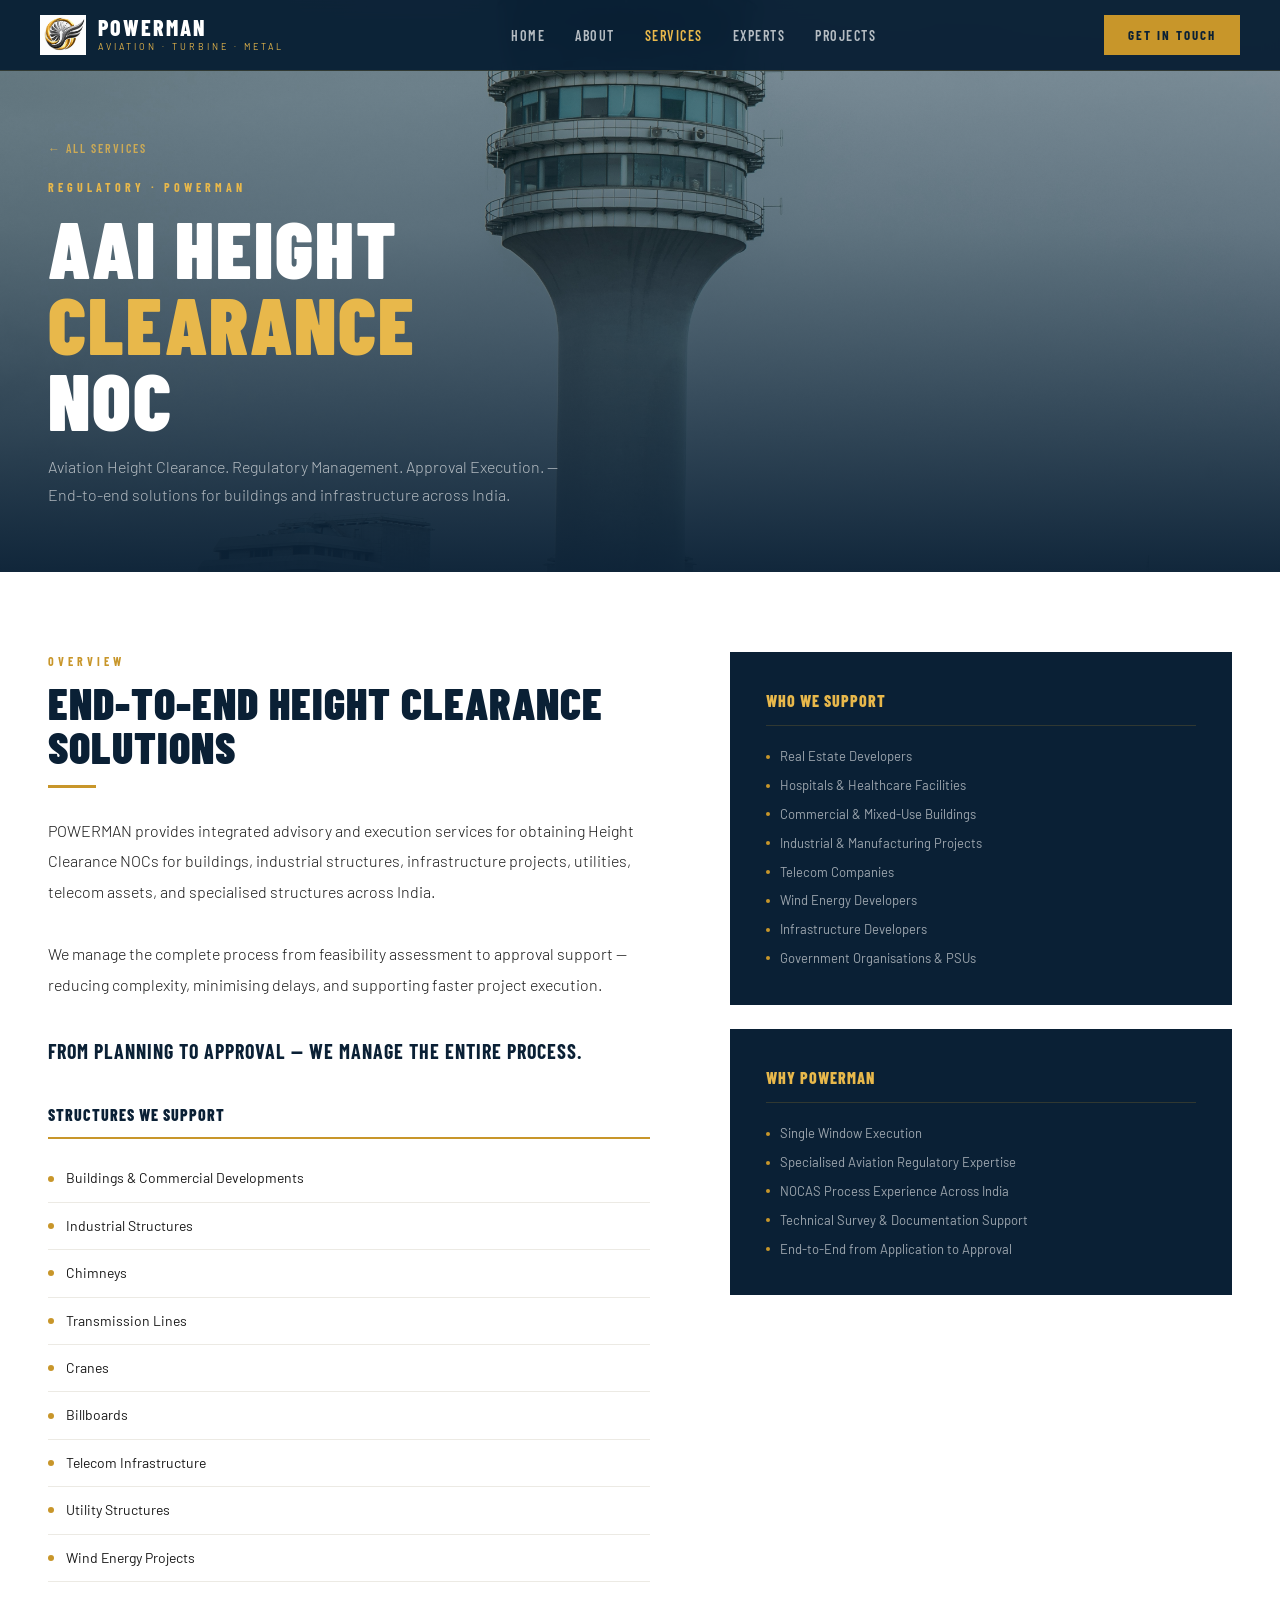
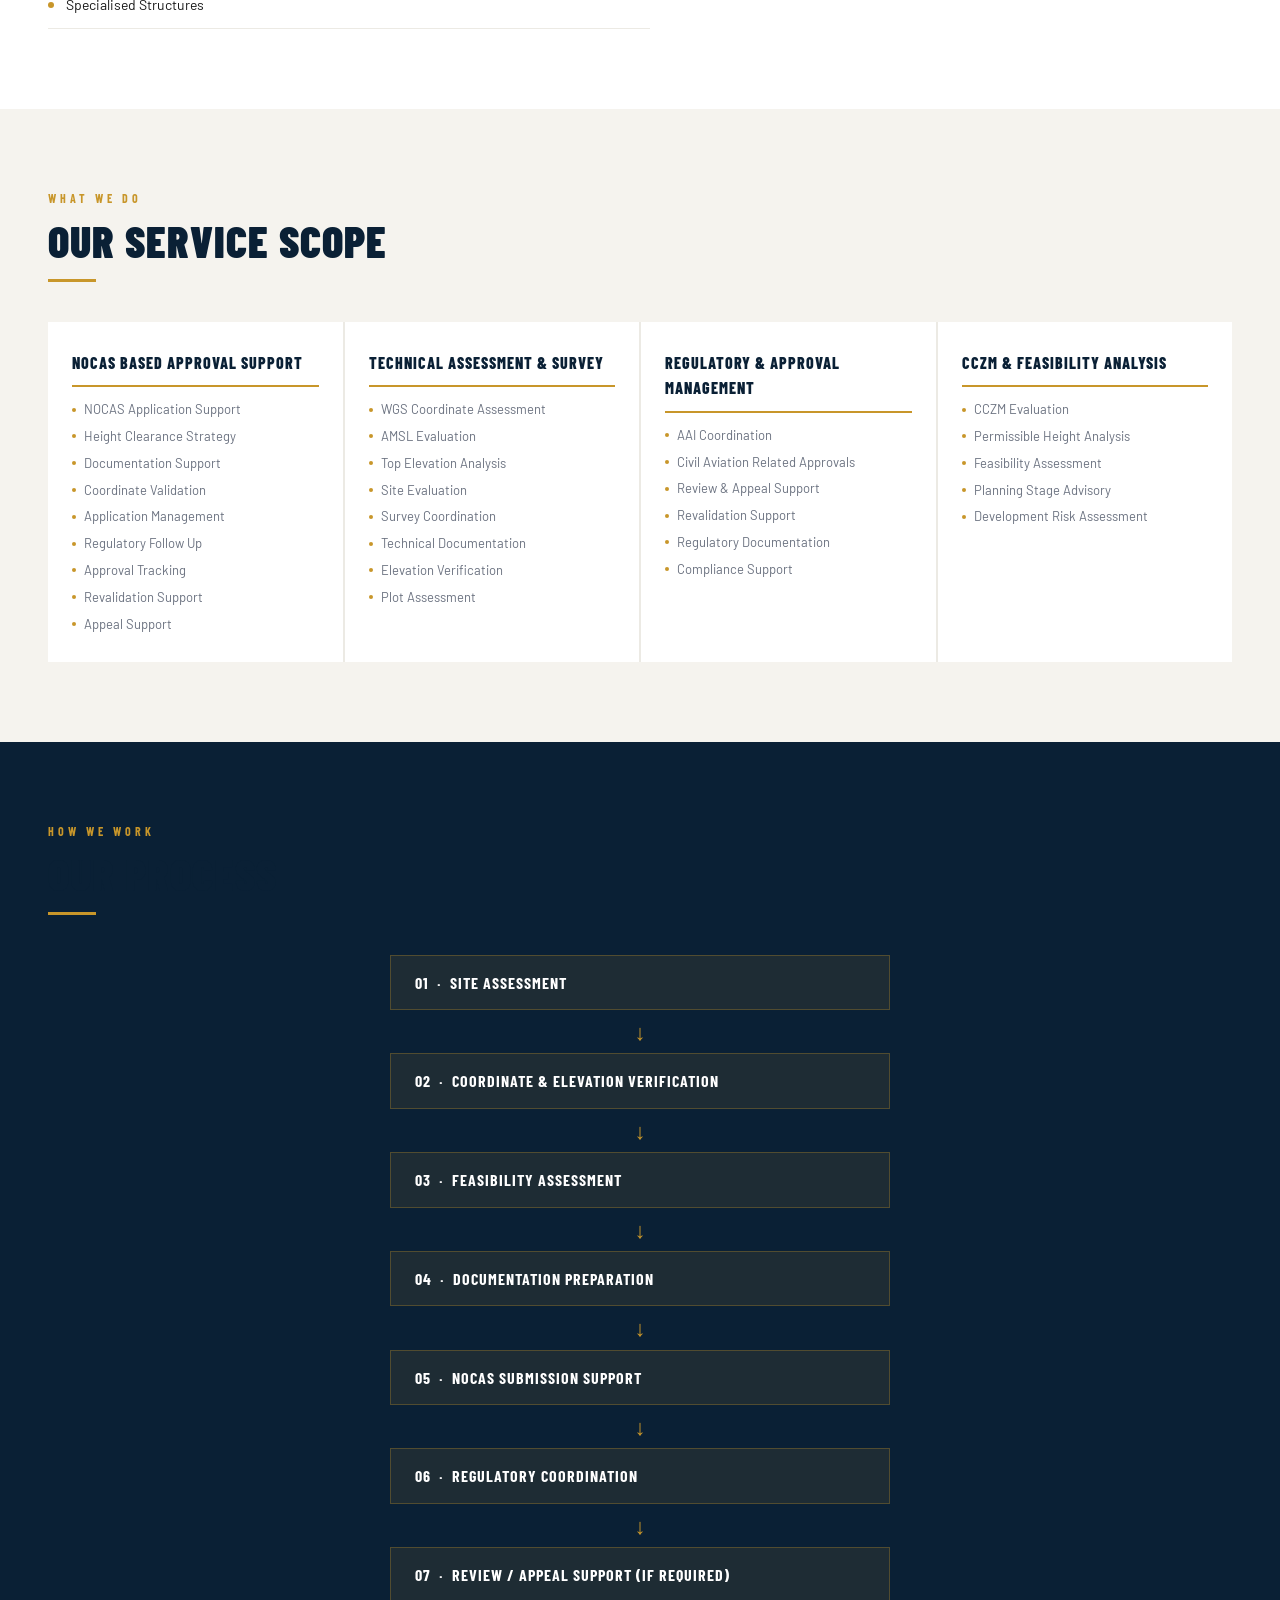
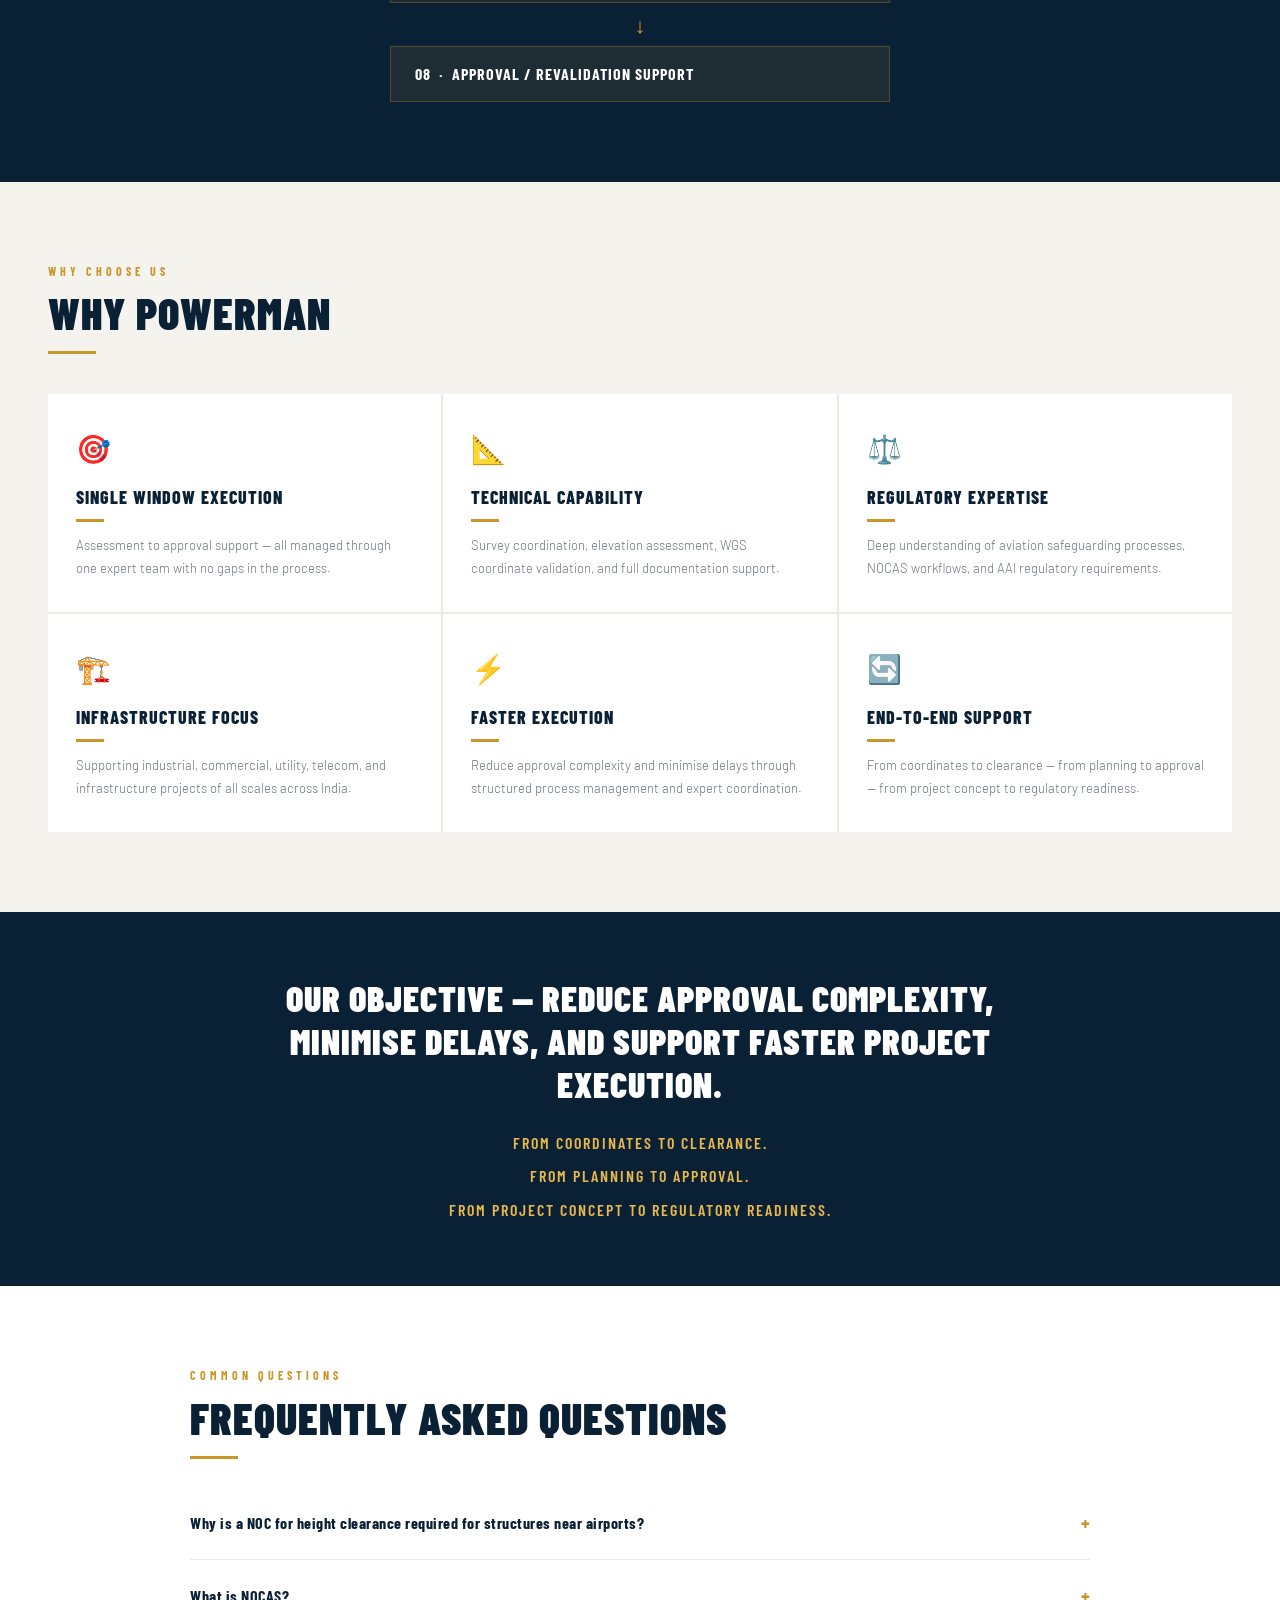
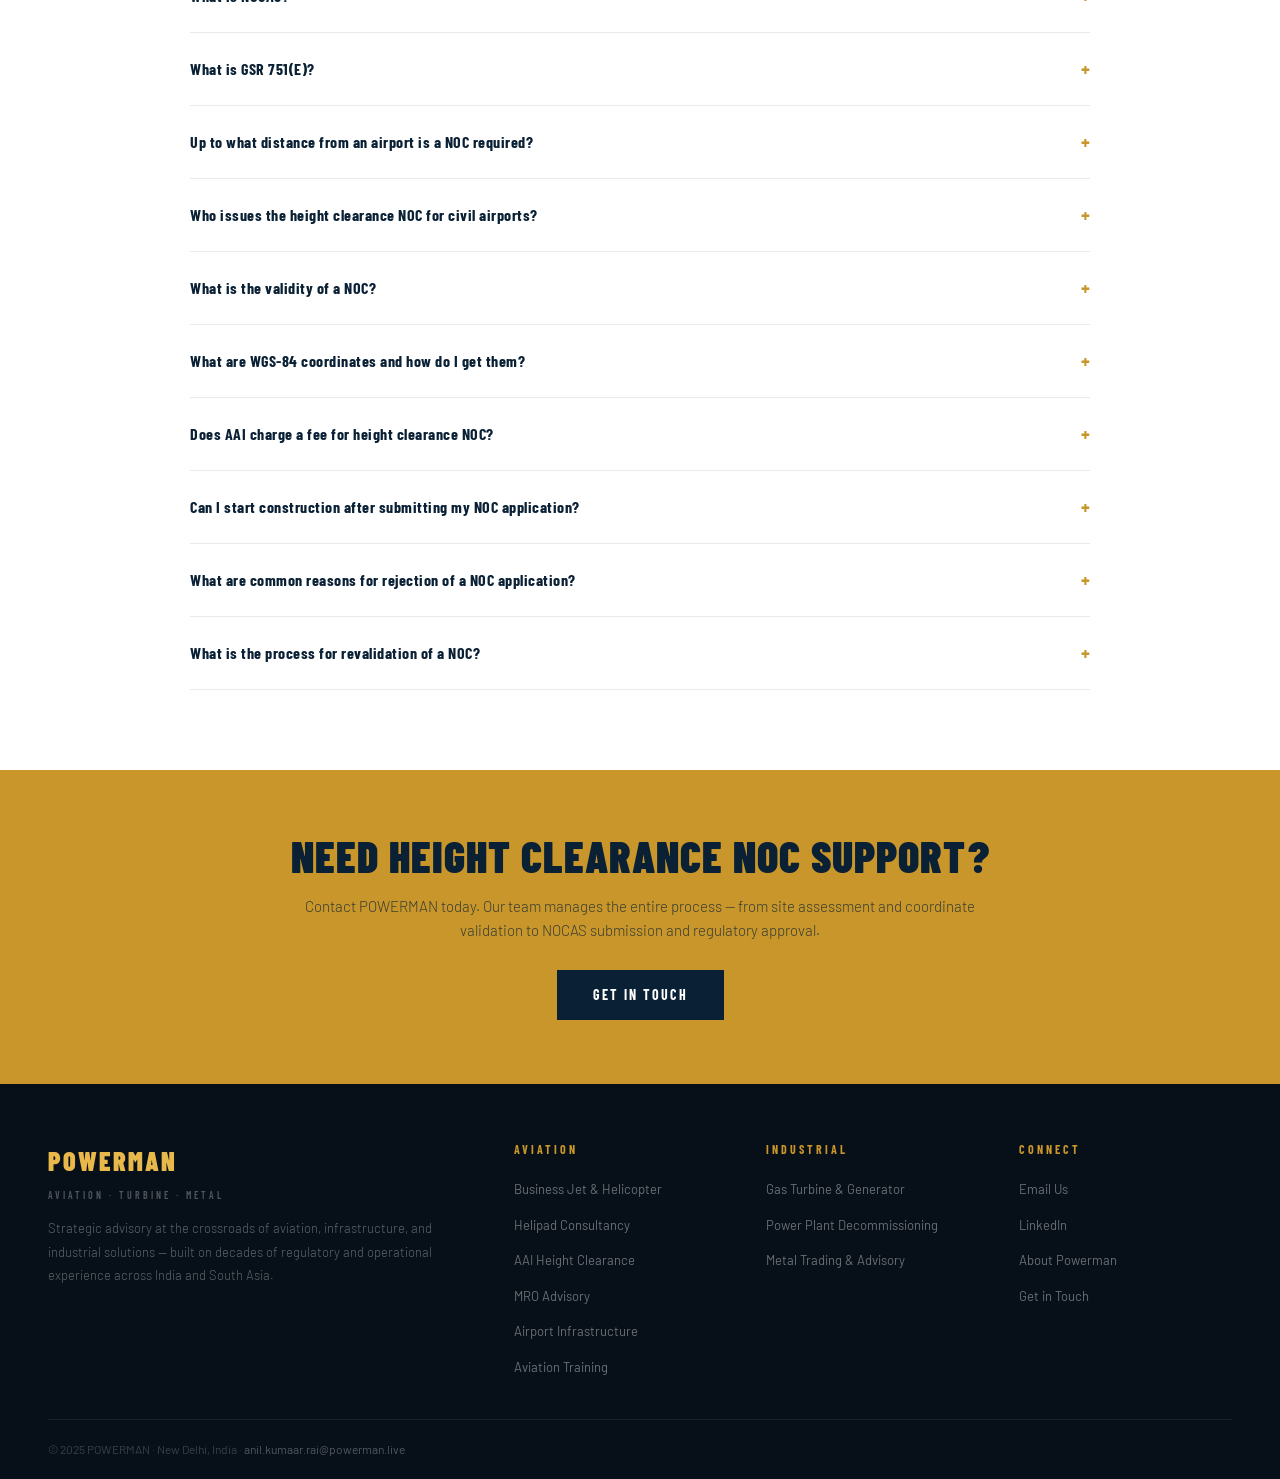
<file: aai-height-clearance.html>
<!DOCTYPE html>
<html lang="en">
<head>
<meta charset="UTF-8"/>
<meta name="viewport" content="width=device-width,initial-scale=1.0"/>
<title>AAI Height Clearance NOC Consultant India | NOCAS Advisory | POWERMAN</title>
<meta property="og:title" content="AAI Height Clearance NOC Consultant India | NOCAS Advisory | POWERMAN"/>
<meta property="og:description" content="POWERMAN provides expert AAI height clearance NOC advisory and NOCAS application support for buildings, chimneys, telecom towers, wind energy and infrastructure projects across India."/>
<meta property="og:type" content="website"/>
<meta property="og:url" content="https://www.powerman.live/aai-height-clearance.html"/>
<meta property="og:image" content="https://www.powerman.live/logo.png"/>
<link rel="canonical" href="https://www.powerman.live/aai-height-clearance.html"/>
<meta name="keywords" content="AAI height clearance NOC India, NOCAS application consultant, AAI NOC for buildings India, height clearance certificate India, AAI NOC consultant Delhi, GSR 751E compliance India"/>
<meta name="description" content="POWERMAN provides expert AAI height clearance NOC advisory and NOCAS application support for buildings, chimneys, telecom towers, wind energy and infrastructure projects across India."/>
<link rel="icon" href="logo.png"/>
<link href="https://fonts.googleapis.com/css2?family=Barlow+Condensed:wght@400;600;700;800;900&family=Barlow:wght@300;400;500&display=swap" rel="stylesheet"/>
<link rel="stylesheet" href="powerman-service.css"/>
<style>
.process-section{background:var(--navy);padding:80px 48px}
.process-inner{max-width:1280px;margin:0 auto}
.process-steps{display:flex;flex-direction:column;align-items:center;margin-top:40px;max-width:500px;margin-left:auto;margin-right:auto}
.process-step{display:flex;align-items:center;gap:16px;width:100%}
.process-step-box{background:rgba(200,150,42,0.1);border:1px solid rgba(200,150,42,0.3);padding:14px 24px;flex:1;font-family:'Barlow Condensed',sans-serif;font-size:16px;font-weight:700;text-transform:uppercase;color:var(--white);letter-spacing:1px}
.process-arrow{font-size:22px;color:var(--gold);margin:4px auto;text-align:center;width:100%;display:block}
.what-we-do{background:var(--offwhite);padding:80px 48px}
.what-inner{max-width:1280px;margin:0 auto}
.services-4col{display:grid;grid-template-columns:repeat(4,1fr);gap:2px;background:var(--light);margin-top:40px}
.s4-card{background:var(--white);padding:28px 24px}
.s4-title{font-family:'Barlow Condensed',sans-serif;font-size:16px;font-weight:800;text-transform:uppercase;color:var(--navy);letter-spacing:1px;margin-bottom:12px;padding-bottom:10px;border-bottom:2px solid var(--gold)}
.s4-list{list-style:none;display:flex;flex-direction:column;gap:6px;margin-top:12px}
.s4-list li{font-size:13px;color:var(--muted);display:flex;align-items:center;gap:8px}
.s4-list li::before{content:'';width:4px;height:4px;border-radius:50%;background:var(--gold);flex-shrink:0}
.faq-section{padding:80px 48px;background:var(--white)}
.faq-inner{max-width:900px;margin:0 auto}
.faq-item{border-bottom:1px solid var(--light);padding:20px 0}
.faq-q{font-family:'Barlow Condensed',sans-serif;font-size:16px;font-weight:700;color:var(--navy);cursor:pointer;display:flex;justify-content:space-between;align-items:center;letter-spacing:0.5px}
.faq-q:hover{color:var(--gold)}
.faq-toggle{font-size:20px;color:var(--gold);flex-shrink:0;margin-left:12px}
.faq-a{font-size:14px;color:var(--muted);line-height:1.8;font-weight:300;margin-top:12px;display:none}
.faq-a.open{display:block}
.faq-link{color:var(--gold);text-decoration:none}
.faq-link:hover{text-decoration:underline}
.why-grid{display:grid;grid-template-columns:repeat(3,1fr);gap:2px;background:var(--light);margin-top:40px}
.why-card{background:var(--white);padding:32px 28px}
.why-icon{font-size:28px;margin-bottom:12px}
.why-title{font-family:'Barlow Condensed',sans-serif;font-size:18px;font-weight:800;text-transform:uppercase;color:var(--navy);letter-spacing:1px;margin-bottom:8px}
.why-bar{width:28px;height:3px;background:var(--gold);margin-bottom:12px}
.why-desc{font-size:13px;color:var(--muted);line-height:1.75;font-weight:300}
.objective-strip{background:var(--navy);padding:64px 48px;text-align:center}
.obj-inner{max-width:800px;margin:0 auto}
.obj-h{font-family:'Barlow Condensed',sans-serif;font-size:clamp(24px,3vw,36px);font-weight:900;text-transform:uppercase;color:var(--white);letter-spacing:1px;margin-bottom:24px;line-height:1.2}
.obj-taglines{display:flex;flex-direction:column;gap:8px}
.obj-tag{font-family:'Barlow Condensed',sans-serif;font-size:16px;font-weight:600;letter-spacing:2px;text-transform:uppercase;color:var(--gold2)}
@media(max-width:1024px){.services-4col{grid-template-columns:repeat(2,1fr)}.why-grid{grid-template-columns:repeat(2,1fr)}}
@media(max-width:768px){.services-4col{grid-template-columns:1fr}.why-grid{grid-template-columns:1fr}.what-we-do,.process-section,.faq-section,.objective-strip{padding:56px 24px}}
</style>
</head>
<body>

<nav>
  <div class="nav-inner">
    <a href="index.html" class="nav-brand">
      <img src="logo.png" alt="POWERMAN"/>
      <div>
        <div class="nav-brand-name">POWERMAN</div>
        <div class="nav-brand-sub">Aviation · Turbine · Metal</div>
      </div>
    </a>
    <ul class="nav-links">
      <li><a href="index.html">Home</a></li>
      <li><a href="index.html#about">About</a></li>
      <li><a href="index.html#services" class="active">Services</a></li>
      <li><a href="index.html#experts">Experts</a></li>
      <li><a href="index.html#projects">Projects</a></li>
    </ul>
    <a href="index.html#contact" class="nav-cta">Get in Touch</a>
    <button class="hamburger" onclick="document.getElementById('mob').classList.toggle('open')" aria-label="Menu">
      <span></span><span></span><span></span>
    </button>
  </div>
  <div class="mobile-menu" id="mob">
    <a href="index.html">Home</a>
    <a href="index.html#about">About</a>
    <a href="index.html#services">Services</a>
    <a href="index.html#experts">Experts</a>
    <a href="index.html#contact">Contact</a>
  </div>
</nav>

<!-- PAGE HERO -->
<div class="page-hero">
  <div class="page-hero-img" style="background-image:url('aai-banner.jpg')"></div>
  <div class="page-hero-overlay"></div>
  <div class="page-hero-content">
    <a href="index.html#services" class="page-hero-back">← All Services</a>
    <div class="page-hero-tag">Regulatory · POWERMAN</div>
    <h1 class="page-hero-h1">AAI HEIGHT<br><span>CLEARANCE</span><br>NOC</h1>
    <p class="page-hero-sub">Aviation Height Clearance. Regulatory Management. Approval Execution. — End-to-end solutions for buildings and infrastructure across India.</p>
  </div>
</div>

<!-- INTRO -->
<div class="page-body">
  <div class="two-col">
    <div>
      <div class="section-tag">Overview</div>
      <h2 class="section-h2">End-To-End Height Clearance Solutions</h2>
      <div class="divider"></div>
      <p class="intro-text">POWERMAN provides integrated advisory and execution services for obtaining Height Clearance NOCs for buildings, industrial structures, infrastructure projects, utilities, telecom assets, and specialised structures across India.</p>
      <p class="intro-text">We manage the complete process from feasibility assessment to approval support — reducing complexity, minimising delays, and supporting faster project execution.</p>
      <p class="intro-text" style="font-family:'Barlow Condensed',sans-serif;font-size:20px;font-weight:700;color:var(--navy);text-transform:uppercase;letter-spacing:1px">From Planning To Approval — We Manage The Entire Process.</p>

      <div class="service-list-title" style="margin-top:32px">Structures We Support</div>
      <ul class="service-list">
        <li>Buildings &amp; Commercial Developments</li>
        <li>Industrial Structures</li>
        <li>Chimneys</li>
        <li>Transmission Lines</li>
        <li>Cranes</li>
        <li>Billboards</li>
        <li>Telecom Infrastructure</li>
        <li>Utility Structures</li>
        <li>Wind Energy Projects</li>
        <li>Specialised Structures</li>
      </ul>
    </div>

    <div>
      <div class="sidebar-card">
        <div class="sidebar-card-title">Who We Support</div>
        <ul class="sidebar-list">
          <li>Real Estate Developers</li>
          <li>Hospitals &amp; Healthcare Facilities</li>
          <li>Commercial &amp; Mixed-Use Buildings</li>
          <li>Industrial &amp; Manufacturing Projects</li>
          <li>Telecom Companies</li>
          <li>Wind Energy Developers</li>
          <li>Infrastructure Developers</li>
          <li>Government Organisations &amp; PSUs</li>
        </ul>
      </div>
      <div class="sidebar-card">
        <div class="sidebar-card-title">Why POWERMAN</div>
        <ul class="sidebar-list">
          <li>Single Window Execution</li>
          <li>Specialised Aviation Regulatory Expertise</li>
          <li>NOCAS Process Experience Across India</li>
          <li>Technical Survey &amp; Documentation Support</li>
          <li>End-to-End from Application to Approval</li>
        </ul>
      </div>
    </div>
  </div>
</div>

<!-- WHAT WE DO — 4 SERVICE CATEGORIES -->
<div class="what-we-do">
  <div class="what-inner">
    <div class="section-tag">What We Do</div>
    <h2 class="section-h2">Our Service Scope</h2>
    <div class="divider"></div>
    <div class="services-4col">

      <div class="s4-card">
        <div class="s4-title">NOCAS Based Approval Support</div>
        <ul class="s4-list">
          <li>NOCAS Application Support</li>
          <li>Height Clearance Strategy</li>
          <li>Documentation Support</li>
          <li>Coordinate Validation</li>
          <li>Application Management</li>
          <li>Regulatory Follow Up</li>
          <li>Approval Tracking</li>
          <li>Revalidation Support</li>
          <li>Appeal Support</li>
        </ul>
      </div>

      <div class="s4-card">
        <div class="s4-title">Technical Assessment & Survey</div>
        <ul class="s4-list">
          <li>WGS Coordinate Assessment</li>
          <li>AMSL Evaluation</li>
          <li>Top Elevation Analysis</li>
          <li>Site Evaluation</li>
          <li>Survey Coordination</li>
          <li>Technical Documentation</li>
          <li>Elevation Verification</li>
          <li>Plot Assessment</li>
        </ul>
      </div>

      <div class="s4-card">
        <div class="s4-title">Regulatory & Approval Management</div>
        <ul class="s4-list">
          <li>AAI Coordination</li>
          <li>Civil Aviation Related Approvals</li>
          <li>Review &amp; Appeal Support</li>
          <li>Revalidation Support</li>
          <li>Regulatory Documentation</li>
          <li>Compliance Support</li>
        </ul>
      </div>

      <div class="s4-card">
        <div class="s4-title">CCZM & Feasibility Analysis</div>
        <ul class="s4-list">
          <li>CCZM Evaluation</li>
          <li>Permissible Height Analysis</li>
          <li>Feasibility Assessment</li>
          <li>Planning Stage Advisory</li>
          <li>Development Risk Assessment</li>
        </ul>
      </div>

    </div>
  </div>
</div>

<!-- PROCESS -->
<div class="process-section">
  <div class="process-inner">
    <div class="section-tag">How We Work</div>
    <h2 class="section-h2 section-h2-white">Our Process</h2>
    <div class="divider"></div>
    <div class="process-steps">
      <div class="process-step"><div class="process-step-box">01 &nbsp;·&nbsp; Site Assessment</div></div>
      <span class="process-arrow">↓</span>
      <div class="process-step"><div class="process-step-box">02 &nbsp;·&nbsp; Coordinate & Elevation Verification</div></div>
      <span class="process-arrow">↓</span>
      <div class="process-step"><div class="process-step-box">03 &nbsp;·&nbsp; Feasibility Assessment</div></div>
      <span class="process-arrow">↓</span>
      <div class="process-step"><div class="process-step-box">04 &nbsp;·&nbsp; Documentation Preparation</div></div>
      <span class="process-arrow">↓</span>
      <div class="process-step"><div class="process-step-box">05 &nbsp;·&nbsp; NOCAS Submission Support</div></div>
      <span class="process-arrow">↓</span>
      <div class="process-step"><div class="process-step-box">06 &nbsp;·&nbsp; Regulatory Coordination</div></div>
      <span class="process-arrow">↓</span>
      <div class="process-step"><div class="process-step-box">07 &nbsp;·&nbsp; Review / Appeal Support (if required)</div></div>
      <span class="process-arrow">↓</span>
      <div class="process-step"><div class="process-step-box">08 &nbsp;·&nbsp; Approval / Revalidation Support</div></div>
    </div>
  </div>
</div>

<!-- WHY POWERMAN -->
<div class="what-we-do">
  <div class="what-inner">
    <div class="section-tag">Why Choose Us</div>
    <h2 class="section-h2">Why POWERMAN</h2>
    <div class="divider"></div>
    <div class="why-grid">
      <div class="why-card">
        <div class="why-icon">🎯</div>
        <div class="why-title">Single Window Execution</div>
        <div class="why-bar"></div>
        <p class="why-desc">Assessment to approval support — all managed through one expert team with no gaps in the process.</p>
      </div>
      <div class="why-card">
        <div class="why-icon">📐</div>
        <div class="why-title">Technical Capability</div>
        <div class="why-bar"></div>
        <p class="why-desc">Survey coordination, elevation assessment, WGS coordinate validation, and full documentation support.</p>
      </div>
      <div class="why-card">
        <div class="why-icon">⚖️</div>
        <div class="why-title">Regulatory Expertise</div>
        <div class="why-bar"></div>
        <p class="why-desc">Deep understanding of aviation safeguarding processes, NOCAS workflows, and AAI regulatory requirements.</p>
      </div>
      <div class="why-card">
        <div class="why-icon">🏗️</div>
        <div class="why-title">Infrastructure Focus</div>
        <div class="why-bar"></div>
        <p class="why-desc">Supporting industrial, commercial, utility, telecom, and infrastructure projects of all scales across India.</p>
      </div>
      <div class="why-card">
        <div class="why-icon">⚡</div>
        <div class="why-title">Faster Execution</div>
        <div class="why-bar"></div>
        <p class="why-desc">Reduce approval complexity and minimise delays through structured process management and expert coordination.</p>
      </div>
      <div class="why-card">
        <div class="why-icon">🔄</div>
        <div class="why-title">End-to-End Support</div>
        <div class="why-bar"></div>
        <p class="why-desc">From coordinates to clearance — from planning to approval — from project concept to regulatory readiness.</p>
      </div>
    </div>
  </div>
</div>

<!-- OBJECTIVE STRIP -->
<div class="objective-strip">
  <div class="obj-inner">
    <h2 class="obj-h">Our Objective — Reduce Approval Complexity, Minimise Delays, and Support Faster Project Execution.</h2>
    <div class="obj-taglines">
      <div class="obj-tag">From Coordinates To Clearance.</div>
      <div class="obj-tag">From Planning To Approval.</div>
      <div class="obj-tag">From Project Concept To Regulatory Readiness.</div>
    </div>
  </div>
</div>

<!-- FAQ SECTION -->
<div class="faq-section">
  <div class="faq-inner">
    <div class="section-tag">Common Questions</div>
    <h2 class="section-h2">Frequently Asked Questions</h2>
    <div class="divider"></div>

    <div class="faq-item">
      <div class="faq-q" onclick="toggleFaq(this)">Why is a NOC for height clearance required for structures near airports? <span class="faq-toggle">+</span></div>
      <div class="faq-a">Structures near airports can pose a hazard to aircraft operations. The AAI requires a No Objection Certificate (NOC) for any building, mast, transmission line, or structure that may exceed permissible height limits in the vicinity of an airport — to ensure safe flight paths and operations.</div>
    </div>
    <div class="faq-item">
      <div class="faq-q" onclick="toggleFaq(this)">What is NOCAS? <span class="faq-toggle">+</span></div>
      <div class="faq-a">NOCAS (NOC for Construction of Structures) is the online portal developed by AAI for submitting and tracking height clearance NOC applications. Applicants can access it via the AAI website at <a href="https://www.aai.aero" class="faq-link" target="_blank">www.aai.aero</a> or directly at <a href="https://nocas.aai.aero" class="faq-link" target="_blank">nocas.aai.aero</a>.</div>
    </div>
    <div class="faq-item">
      <div class="faq-q" onclick="toggleFaq(this)">What is GSR 751(E)? <span class="faq-toggle">+</span></div>
      <div class="faq-a">GSR 751(E) is the Government of India gazette notification that prescribes the height restrictions for structures near airports and the mandatory requirement to obtain NOC from AAI before commencing construction of any structure that may exceed the permissible height limits.</div>
    </div>
    <div class="faq-item">
      <div class="faq-q" onclick="toggleFaq(this)">Up to what distance from an airport is a NOC required? <span class="faq-toggle">+</span></div>
      <div class="faq-a">The distance varies depending on the type of airport and the nature of the structure. Typically, NOC requirements apply to structures within 20 km of an airport reference point, but the specific limits are defined by the airport's obstacle limitation surfaces and applicable regulations.</div>
    </div>
    <div class="faq-item">
      <div class="faq-q" onclick="toggleFaq(this)">Who issues the height clearance NOC for civil airports? <span class="faq-toggle">+</span></div>
      <div class="faq-a">For civil airports managed by AAI, the respective Regional Headquarters of AAI issues the height clearance NOC. For defence airports, the relevant defence authority issues the clearance.</div>
    </div>
    <div class="faq-item">
      <div class="faq-q" onclick="toggleFaq(this)">What is the validity of a NOC? <span class="faq-toggle">+</span></div>
      <div class="faq-a">NOCs issued by AAI are generally valid for 2 years from the date of issue. If construction is not completed within this period, the NOC must be revalidated before the expiry date.</div>
    </div>
    <div class="faq-item">
      <div class="faq-q" onclick="toggleFaq(this)">What are WGS-84 coordinates and how do I get them? <span class="faq-toggle">+</span></div>
      <div class="faq-a">WGS-84 (World Geodetic System 1984) coordinates are the geographic coordinates required for NOCAS applications. They can be obtained through a licensed surveyor, GPS devices, or validated mapping tools. POWERMAN supports coordinate assessment and validation as part of our technical services.</div>
    </div>
    <div class="faq-item">
      <div class="faq-q" onclick="toggleFaq(this)">Does AAI charge a fee for height clearance NOC? <span class="faq-toggle">+</span></div>
      <div class="faq-a">AAI does not charge a fee for the issuance of height clearance NOC under the current process. However, professional advisory fees for application preparation, documentation, and coordination services apply separately.</div>
    </div>
    <div class="faq-item">
      <div class="faq-q" onclick="toggleFaq(this)">Can I start construction after submitting my NOC application? <span class="faq-toggle">+</span></div>
      <div class="faq-a">No. Construction cannot commence until the NOC is formally granted by AAI. Starting construction before receiving the NOC is a violation of aviation safeguarding regulations and may result in legal action and mandatory demolition.</div>
    </div>
    <div class="faq-item">
      <div class="faq-q" onclick="toggleFaq(this)">What are common reasons for rejection of a NOC application? <span class="faq-toggle">+</span></div>
      <div class="faq-a">Common reasons include incorrect or unvalidated WGS-84 coordinates, inaccurate top elevation data, incomplete documentation, proposed height exceeding obstacle limitation surfaces, and missing or incorrect plot/site information. POWERMAN's pre-submission review helps identify and resolve these issues before filing.</div>
    </div>
    <div class="faq-item">
      <div class="faq-q" onclick="toggleFaq(this)">What is the process for revalidation of a NOC? <span class="faq-toggle">+</span></div>
      <div class="faq-a">Revalidation must be applied for before the existing NOC expires. The applicant must submit a fresh application on NOCAS with updated documentation confirming no changes to the structure's coordinates, height, or usage. POWERMAN supports revalidation applications as part of our end-to-end service.</div>
    </div>
  </div>
</div>

<!-- CTA STRIP -->
<div class="cta-strip">
  <div class="cta-strip-inner">
    <h2 class="cta-h">NEED HEIGHT CLEARANCE NOC SUPPORT?</h2>
    <p class="cta-p">Contact POWERMAN today. Our team manages the entire process — from site assessment and coordinate validation to NOCAS submission and regulatory approval.</p>
    <a href="index.html#contact" class="btn-dark">Get in Touch</a>
  </div>
</div>

<!-- FOOTER -->
<footer>
  <div class="footer-inner">
    <div class="footer-top">
      <div>
        <div class="footer-brand-name">POWERMAN</div>
        <div class="footer-brand-sub">Aviation · Turbine · Metal</div>
        <p class="footer-brand-desc">Strategic advisory at the crossroads of aviation, infrastructure, and industrial solutions — built on decades of regulatory and operational experience across India and South Asia.</p>
      </div>
      <div>
        <div class="footer-col-title">Aviation</div>
        <ul class="footer-links">
          <li><a href="business-jet-advisory.html">Business Jet & Helicopter</a></li>
          <li><a href="helipad-consultancy.html">Helipad Consultancy</a></li>
          <li><a href="aai-height-clearance.html">AAI Height Clearance</a></li>
          <li><a href="mro-advisory.html">MRO Advisory</a></li>
          <li><a href="airport-infrastructure.html">Airport Infrastructure</a></li>
          <li><a href="technical-aviation-training.html">Aviation Training</a></li>
        </ul>
      </div>
      <div>
        <div class="footer-col-title">Industrial</div>
        <ul class="footer-links">
          <li><a href="gas-turbine-generator.html">Gas Turbine & Generator</a></li>
          <li><a href="power-plant-decommissioning.html">Power Plant Decommissioning</a></li>
          <li><a href="metal.html">Metal Trading & Advisory</a></li>
        </ul>
      </div>
      <div>
        <div class="footer-col-title">Connect</div>
        <ul class="footer-links">
          <li><a href="mailto:anil.kumaar.rai@powerman.live">Email Us</a></li>
          <li><a href="https://www.linkedin.com/in/anil-kumaar-rai-53050a17" target="_blank">LinkedIn</a></li>
          <li><a href="index.html#about">About Powerman</a></li>
          <li><a href="index.html#contact">Get in Touch</a></li>
        </ul>
      </div>
    </div>
    <div class="footer-bottom">
      <div class="footer-copy">© 2025 POWERMAN · New Delhi, India · <a href="mailto:anil.kumaar.rai@powerman.live">anil.kumaar.rai@powerman.live</a></div>
    </div>
  </div>
</footer>

<script>
function toggleFaq(el){
  const ans = el.nextElementSibling;
  const tog = el.querySelector('.faq-toggle');
  const isOpen = ans.classList.contains('open');
  document.querySelectorAll('.faq-a').forEach(a=>a.classList.remove('open'));
  document.querySelectorAll('.faq-toggle').forEach(t=>t.textContent='+');
  if(!isOpen){ans.classList.add('open');tog.textContent='−';}
}
</script>
</body>
</html>
</file>
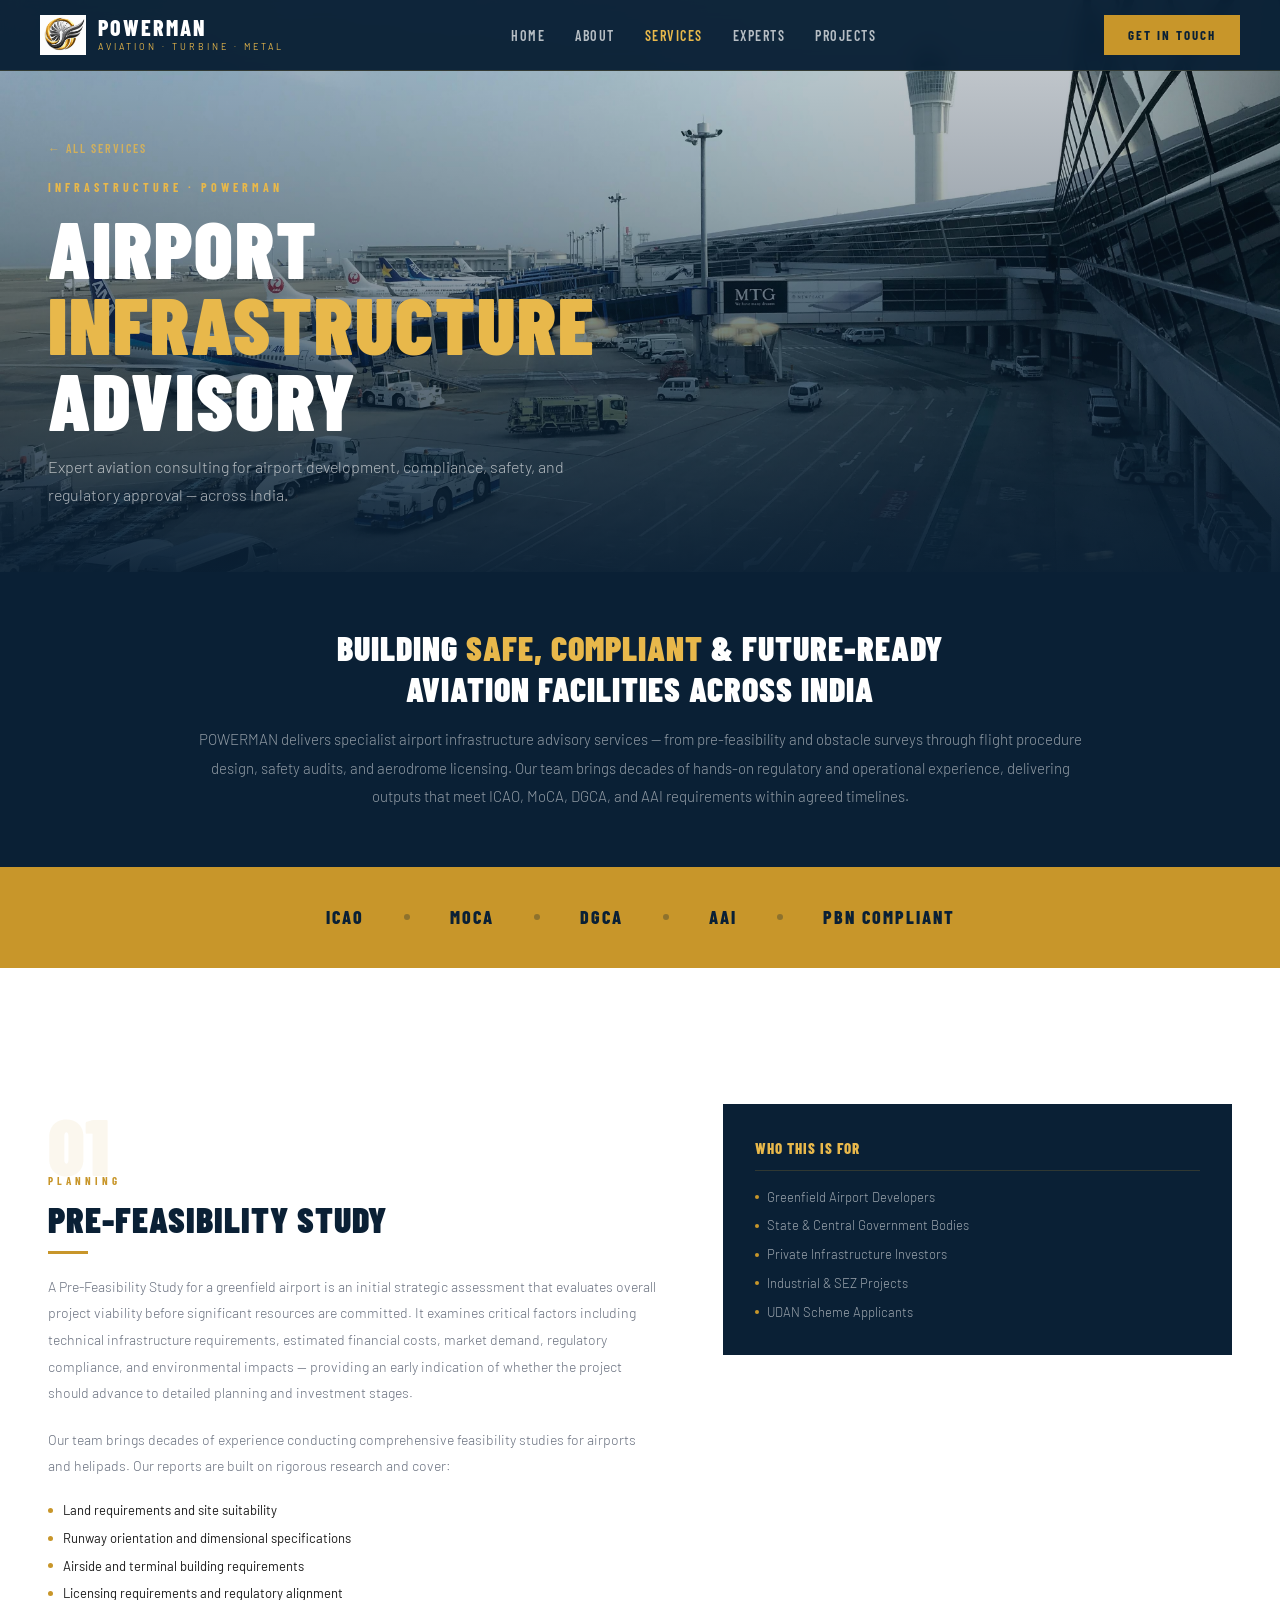
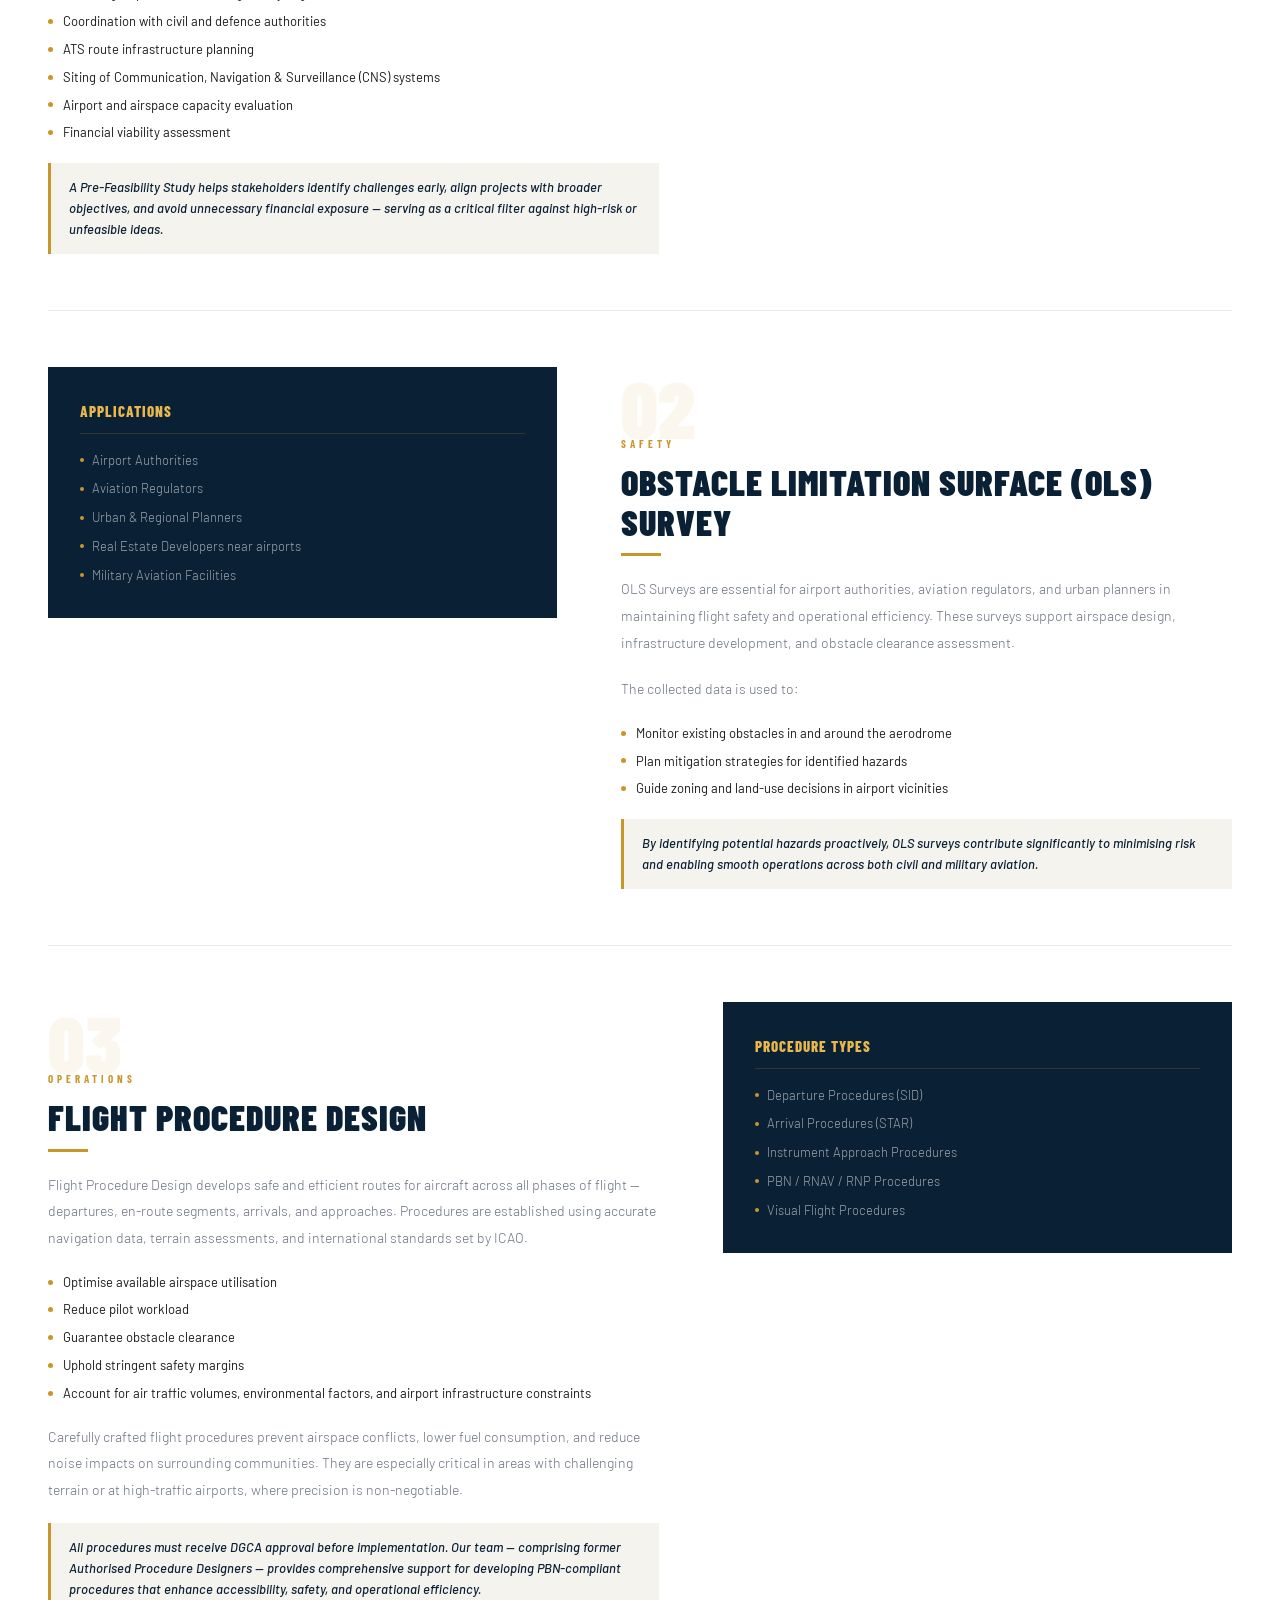
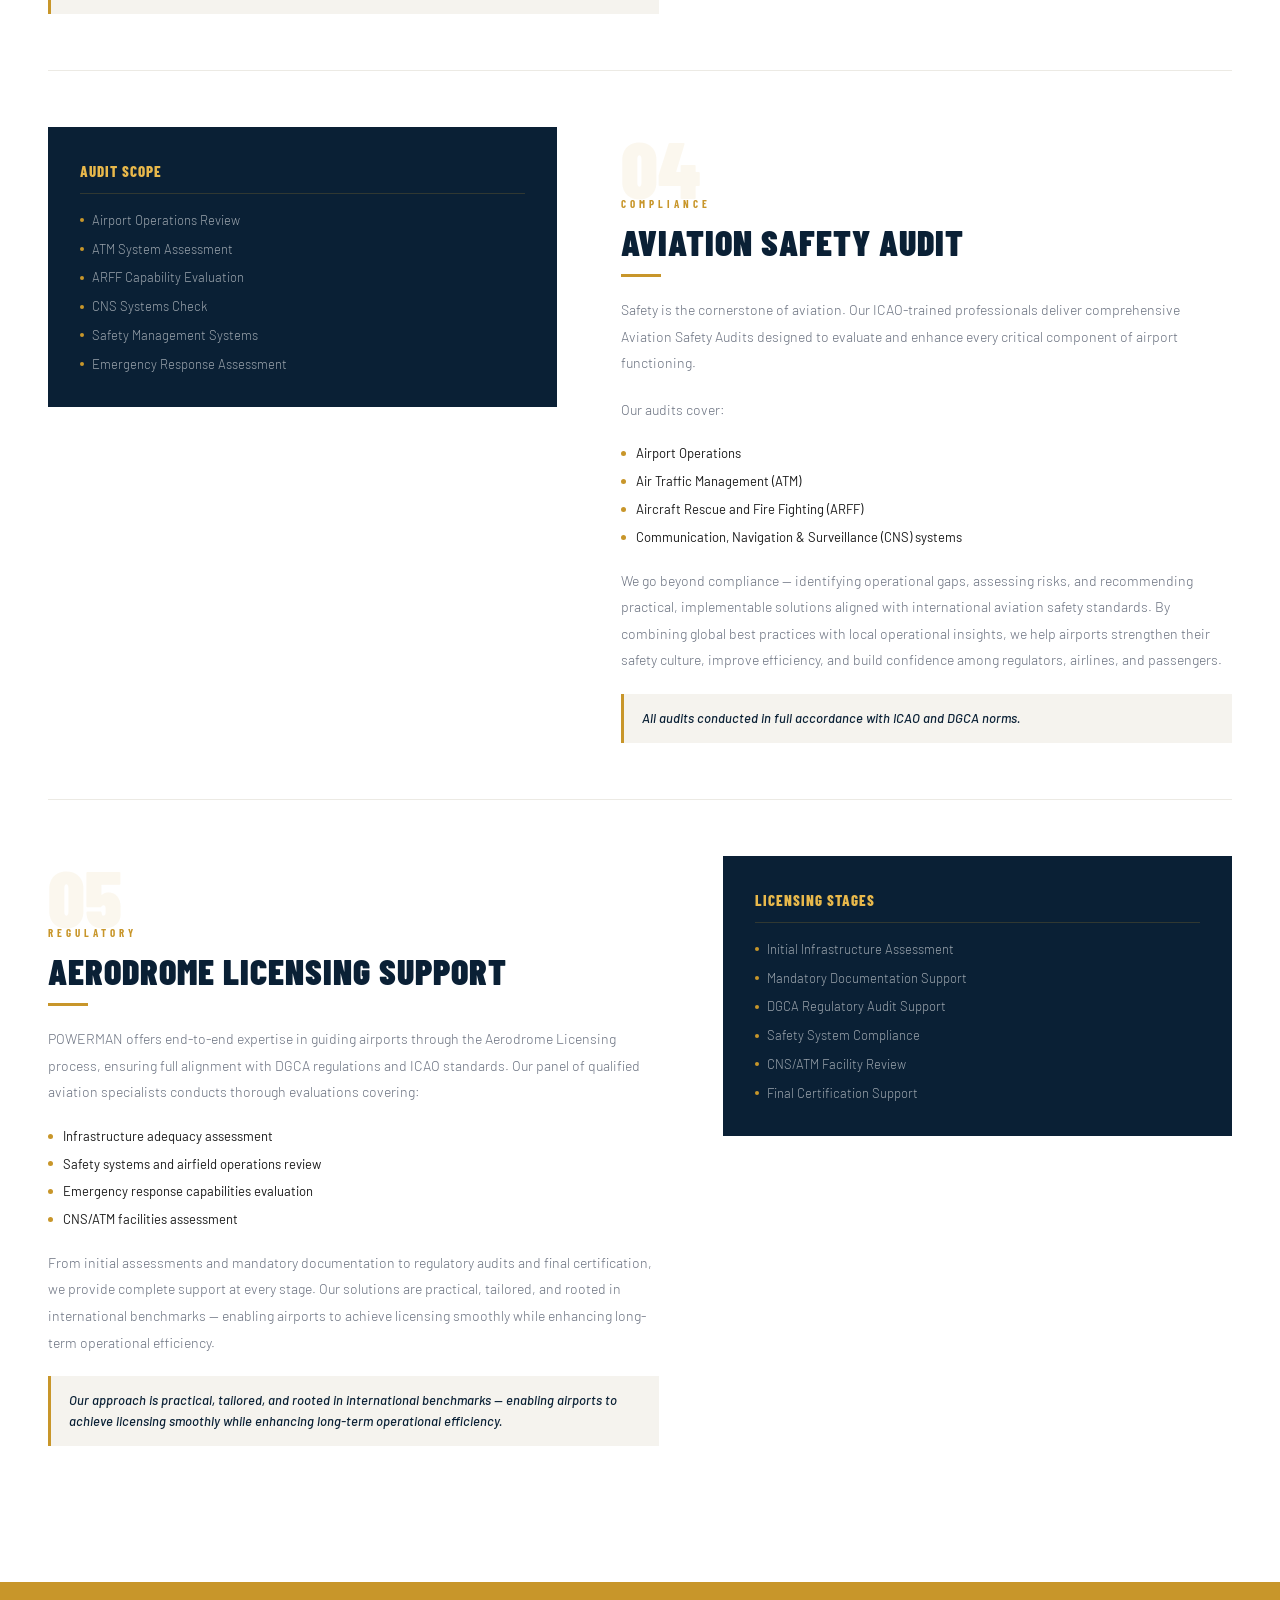
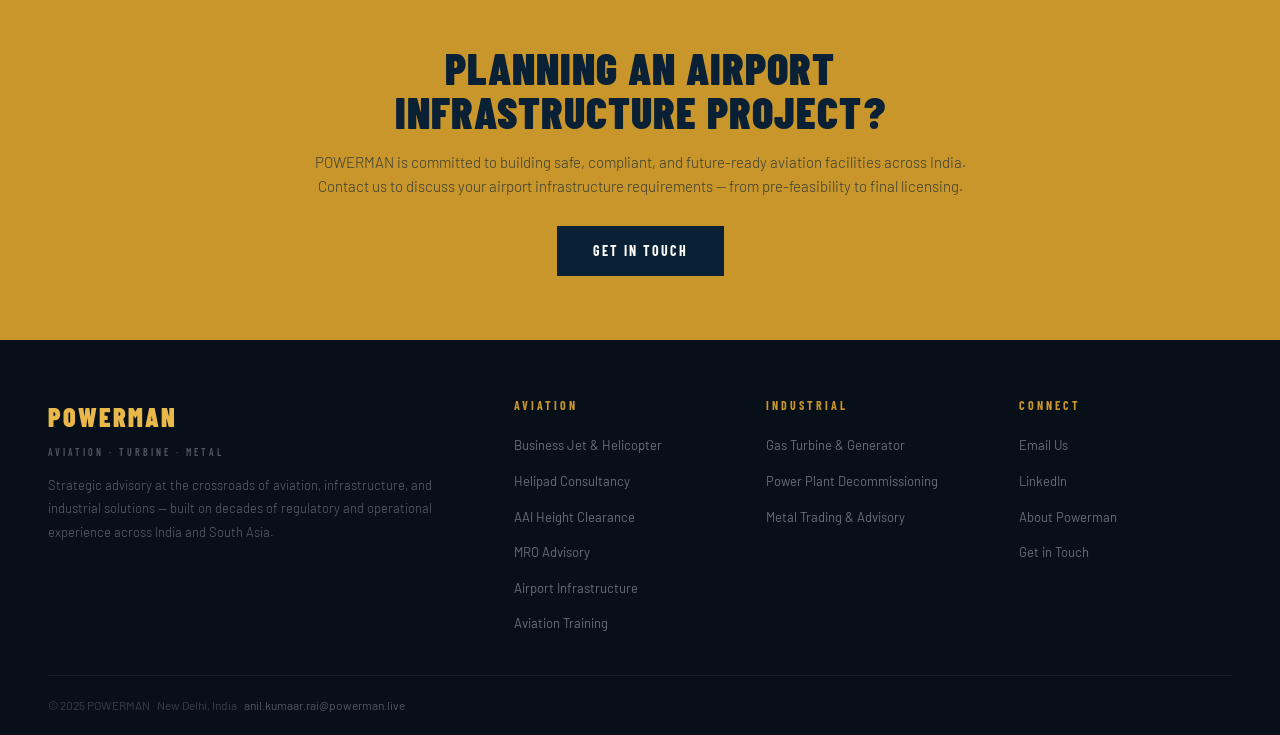
<file: airport-infrastructure.html>
<!DOCTYPE html>
<html lang="en">
<head>
<meta charset="UTF-8"/>
<meta name="viewport" content="width=device-width,initial-scale=1.0"/>
<title>Airport Infrastructure Advisory India | Feasibility & Licensing | POWERMAN</title>
<meta property="og:title" content="Airport Infrastructure Advisory India | Feasibility & Licensing | POWERMAN"/>
<meta property="og:description" content="POWERMAN provides airport infrastructure advisory including pre-feasibility studies, OLS surveys, flight procedure design, aviation safety audits and aerodrome licensing support across India."/>
<meta property="og:type" content="website"/>
<meta property="og:url" content="https://www.powerman.live/airport-infrastructure.html"/>
<meta property="og:image" content="https://www.powerman.live/logo.png"/>
<link rel="canonical" href="https://www.powerman.live/airport-infrastructure.html"/>
<meta name="keywords" content="airport infrastructure advisory India, airport feasibility study India, aerodrome licensing India, OLS survey India, flight procedure design India, airport consultant India"/>
<meta name="description" content="POWERMAN provides airport infrastructure advisory including pre-feasibility studies, OLS surveys, flight procedure design, aviation safety audits and aerodrome licensing support across India."/>
<link rel="icon" href="logo.png"/>
<link href="https://fonts.googleapis.com/css2?family=Barlow+Condensed:wght@400;600;700;800;900&family=Barlow:wght@300;400;500&display=swap" rel="stylesheet"/>
<link rel="stylesheet" href="powerman-service.css"/>
<style>
.services-detail{padding:80px 48px;background:var(--white)}
.services-detail-inner{max-width:1280px;margin:0 auto}
.svc-detail-block{display:grid;grid-template-columns:1.2fr 1fr;gap:64px;align-items:start;padding:56px 0;border-bottom:1px solid var(--light)}
.svc-detail-block:last-child{border-bottom:none}
.svc-detail-block.reverse{direction:rtl}
.svc-detail-block.reverse>*{direction:ltr}
.svc-detail-num{font-family:'Barlow Condensed',sans-serif;font-size:80px;font-weight:900;color:rgba(200,150,42,0.08);line-height:1;margin-bottom:-12px}
.svc-detail-tag{font-family:'Barlow Condensed',sans-serif;font-size:11px;font-weight:700;letter-spacing:4px;text-transform:uppercase;color:var(--gold);margin-bottom:10px}
.svc-detail-h{font-family:'Barlow Condensed',sans-serif;font-size:clamp(24px,3vw,36px);font-weight:900;text-transform:uppercase;color:var(--navy);line-height:1.1;letter-spacing:1px;margin-bottom:12px}
.svc-detail-bar{width:40px;height:3px;background:var(--gold);margin-bottom:20px}
.svc-detail-p{font-size:14px;line-height:1.9;color:var(--muted);font-weight:300;margin-bottom:20px}
.svc-detail-list{list-style:none;display:flex;flex-direction:column;gap:7px;margin-bottom:20px}
.svc-detail-list li{font-size:13px;color:var(--ink);display:flex;align-items:center;gap:10px;font-weight:400}
.svc-detail-list li::before{content:'';width:5px;height:5px;border-radius:50%;background:var(--gold);flex-shrink:0}
.svc-detail-note{font-size:13px;color:var(--navy);font-weight:500;font-style:italic;padding:14px 18px;border-left:3px solid var(--gold);background:var(--offwhite);margin-top:8px}
.svc-sidebar-dark{background:var(--navy);padding:32px}
.svc-sidebar-title{font-family:'Barlow Condensed',sans-serif;font-size:15px;font-weight:800;text-transform:uppercase;color:var(--gold2);letter-spacing:1px;margin-bottom:16px;padding-bottom:10px;border-bottom:1px solid rgba(200,150,42,0.2)}
.svc-sidebar-list{list-style:none;display:flex;flex-direction:column;gap:8px}
.svc-sidebar-list li{font-size:13px;color:rgba(255,255,255,0.6);display:flex;align-items:center;gap:8px;font-weight:300}
.svc-sidebar-list li::before{content:'';width:4px;height:4px;border-radius:50%;background:var(--gold);flex-shrink:0}
.svc-sidebar-body{font-size:13px;color:rgba(255,255,255,0.55);line-height:1.8;font-weight:300}

.intro-banner{background:var(--navy);padding:56px 48px;text-align:center}
.intro-banner-inner{max-width:900px;margin:0 auto}
.intro-banner-h{font-family:'Barlow Condensed',sans-serif;font-size:clamp(22px,3vw,34px);font-weight:900;text-transform:uppercase;color:var(--white);line-height:1.2;letter-spacing:1px;margin-bottom:16px}
.intro-banner-h span{color:var(--gold2)}
.intro-banner-p{font-size:15px;line-height:1.9;color:rgba(255,255,255,0.55);font-weight:300}

.standards-strip{background:var(--gold);padding:36px 48px}
.standards-inner{max-width:1280px;margin:0 auto;display:flex;align-items:center;justify-content:center;gap:40px;flex-wrap:wrap}
.std-item{font-family:'Barlow Condensed',sans-serif;font-size:18px;font-weight:800;text-transform:uppercase;color:var(--navy);letter-spacing:2px;display:flex;align-items:center;gap:10px}
.std-dot{width:6px;height:6px;border-radius:50%;background:rgba(10,32,53,0.3)}

@media(max-width:1024px){.svc-detail-block{grid-template-columns:1fr;gap:32px}.svc-detail-block.reverse{direction:ltr}}
@media(max-width:768px){.services-detail,.intro-banner,.standards-strip{padding:56px 24px}.standards-inner{gap:20px}}
</style>
</head>
<body>

<nav>
  <div class="nav-inner">
    <a href="index.html" class="nav-brand">
      <img src="logo.png" alt="POWERMAN"/>
      <div>
        <div class="nav-brand-name">POWERMAN</div>
        <div class="nav-brand-sub">Aviation · Turbine · Metal</div>
      </div>
    </a>
    <ul class="nav-links">
      <li><a href="index.html">Home</a></li>
      <li><a href="index.html#about">About</a></li>
      <li><a href="index.html#services" class="active">Services</a></li>
      <li><a href="index.html#experts">Experts</a></li>
      <li><a href="index.html#projects">Projects</a></li>
    </ul>
    <a href="index.html#contact" class="nav-cta">Get in Touch</a>
    <button class="hamburger" onclick="document.getElementById('mob').classList.toggle('open')" aria-label="Menu">
      <span></span><span></span><span></span>
    </button>
  </div>
  <div class="mobile-menu" id="mob">
    <a href="index.html">Home</a>
    <a href="index.html#about">About</a>
    <a href="index.html#services">Services</a>
    <a href="index.html#experts">Experts</a>
    <a href="index.html#contact">Contact</a>
  </div>
</nav>

<!-- PAGE HERO -->
<div class="page-hero">
  <div class="page-hero-img" style="background-image:url('airport-banner.jpg')"></div>
  <div class="page-hero-overlay"></div>
  <div class="page-hero-content">
    <a href="index.html#services" class="page-hero-back">← All Services</a>
    <div class="page-hero-tag">Infrastructure · POWERMAN</div>
    <h1 class="page-hero-h1">AIRPORT<br><span>INFRASTRUCTURE</span><br>ADVISORY</h1>
    <p class="page-hero-sub">Expert aviation consulting for airport development, compliance, safety, and regulatory approval — across India.</p>
  </div>
</div>

<!-- INTRO BANNER -->
<div class="intro-banner">
  <div class="intro-banner-inner">
    <h2 class="intro-banner-h">Building <span>Safe, Compliant</span> & Future-Ready<br>Aviation Facilities Across India</h2>
    <p class="intro-banner-p">POWERMAN delivers specialist airport infrastructure advisory services — from pre-feasibility and obstacle surveys through flight procedure design, safety audits, and aerodrome licensing. Our team brings decades of hands-on regulatory and operational experience, delivering outputs that meet ICAO, MoCA, DGCA, and AAI requirements within agreed timelines.</p>
  </div>
</div>

<!-- STANDARDS STRIP -->
<div class="standards-strip">
  <div class="standards-inner">
    <div class="std-item">ICAO</div>
    <div class="std-dot"></div>
    <div class="std-item">MoCA</div>
    <div class="std-dot"></div>
    <div class="std-item">DGCA</div>
    <div class="std-dot"></div>
    <div class="std-item">AAI</div>
    <div class="std-dot"></div>
    <div class="std-item">PBN Compliant</div>
  </div>
</div>

<!-- SERVICE DETAIL BLOCKS -->
<div class="services-detail">
  <div class="services-detail-inner">

    <!-- 01 Pre-Feasibility -->
    <div class="svc-detail-block">
      <div>
        <div class="svc-detail-num">01</div>
        <div class="svc-detail-tag">Planning</div>
        <h3 class="svc-detail-h">Pre-Feasibility Study</h3>
        <div class="svc-detail-bar"></div>
        <p class="svc-detail-p">A Pre-Feasibility Study for a greenfield airport is an initial strategic assessment that evaluates overall project viability before significant resources are committed. It examines critical factors including technical infrastructure requirements, estimated financial costs, market demand, regulatory compliance, and environmental impacts — providing an early indication of whether the project should advance to detailed planning and investment stages.</p>
        <p class="svc-detail-p">Our team brings decades of experience conducting comprehensive feasibility studies for airports and helipads. Our reports are built on rigorous research and cover:</p>
        <ul class="svc-detail-list">
          <li>Land requirements and site suitability</li>
          <li>Runway orientation and dimensional specifications</li>
          <li>Airside and terminal building requirements</li>
          <li>Licensing requirements and regulatory alignment</li>
          <li>Coordination with civil and defence authorities</li>
          <li>ATS route infrastructure planning</li>
          <li>Siting of Communication, Navigation & Surveillance (CNS) systems</li>
          <li>Airport and airspace capacity evaluation</li>
          <li>Financial viability assessment</li>
        </ul>
        <div class="svc-detail-note">A Pre-Feasibility Study helps stakeholders identify challenges early, align projects with broader objectives, and avoid unnecessary financial exposure — serving as a critical filter against high-risk or unfeasible ideas.</div>
      </div>
      <div>
        <div class="svc-sidebar-dark">
          <div class="svc-sidebar-title">Who This Is For</div>
          <ul class="svc-sidebar-list">
            <li>Greenfield Airport Developers</li>
            <li>State & Central Government Bodies</li>
            <li>Private Infrastructure Investors</li>
            <li>Industrial & SEZ Projects</li>
            <li>UDAN Scheme Applicants</li>
          </ul>
        </div>
      </div>
    </div>

    <!-- 02 OLS Survey -->
    <div class="svc-detail-block reverse">
      <div>
        <div class="svc-detail-num">02</div>
        <div class="svc-detail-tag">Safety</div>
        <h3 class="svc-detail-h">Obstacle Limitation Surface (OLS) Survey</h3>
        <div class="svc-detail-bar"></div>
        <p class="svc-detail-p">OLS Surveys are essential for airport authorities, aviation regulators, and urban planners in maintaining flight safety and operational efficiency. These surveys support airspace design, infrastructure development, and obstacle clearance assessment.</p>
        <p class="svc-detail-p">The collected data is used to:</p>
        <ul class="svc-detail-list">
          <li>Monitor existing obstacles in and around the aerodrome</li>
          <li>Plan mitigation strategies for identified hazards</li>
          <li>Guide zoning and land-use decisions in airport vicinities</li>
        </ul>
        <div class="svc-detail-note">By identifying potential hazards proactively, OLS surveys contribute significantly to minimising risk and enabling smooth operations across both civil and military aviation.</div>
      </div>
      <div>
        <div class="svc-sidebar-dark">
          <div class="svc-sidebar-title">Applications</div>
          <ul class="svc-sidebar-list">
            <li>Airport Authorities</li>
            <li>Aviation Regulators</li>
            <li>Urban & Regional Planners</li>
            <li>Real Estate Developers near airports</li>
            <li>Military Aviation Facilities</li>
          </ul>
        </div>
      </div>
    </div>

    <!-- 03 Flight Procedure Design -->
    <div class="svc-detail-block">
      <div>
        <div class="svc-detail-num">03</div>
        <div class="svc-detail-tag">Operations</div>
        <h3 class="svc-detail-h">Flight Procedure Design</h3>
        <div class="svc-detail-bar"></div>
        <p class="svc-detail-p">Flight Procedure Design develops safe and efficient routes for aircraft across all phases of flight — departures, en-route segments, arrivals, and approaches. Procedures are established using accurate navigation data, terrain assessments, and international standards set by ICAO.</p>
        <ul class="svc-detail-list">
          <li>Optimise available airspace utilisation</li>
          <li>Reduce pilot workload</li>
          <li>Guarantee obstacle clearance</li>
          <li>Uphold stringent safety margins</li>
          <li>Account for air traffic volumes, environmental factors, and airport infrastructure constraints</li>
        </ul>
        <p class="svc-detail-p">Carefully crafted flight procedures prevent airspace conflicts, lower fuel consumption, and reduce noise impacts on surrounding communities. They are especially critical in areas with challenging terrain or at high-traffic airports, where precision is non-negotiable.</p>
        <div class="svc-detail-note">All procedures must receive DGCA approval before implementation. Our team — comprising former Authorised Procedure Designers — provides comprehensive support for developing PBN-compliant procedures that enhance accessibility, safety, and operational efficiency.</div>
      </div>
      <div>
        <div class="svc-sidebar-dark">
          <div class="svc-sidebar-title">Procedure Types</div>
          <ul class="svc-sidebar-list">
            <li>Departure Procedures (SID)</li>
            <li>Arrival Procedures (STAR)</li>
            <li>Instrument Approach Procedures</li>
            <li>PBN / RNAV / RNP Procedures</li>
            <li>Visual Flight Procedures</li>
          </ul>
        </div>
      </div>
    </div>

    <!-- 04 Safety Audit -->
    <div class="svc-detail-block reverse">
      <div>
        <div class="svc-detail-num">04</div>
        <div class="svc-detail-tag">Compliance</div>
        <h3 class="svc-detail-h">Aviation Safety Audit</h3>
        <div class="svc-detail-bar"></div>
        <p class="svc-detail-p">Safety is the cornerstone of aviation. Our ICAO-trained professionals deliver comprehensive Aviation Safety Audits designed to evaluate and enhance every critical component of airport functioning.</p>
        <p class="svc-detail-p">Our audits cover:</p>
        <ul class="svc-detail-list">
          <li>Airport Operations</li>
          <li>Air Traffic Management (ATM)</li>
          <li>Aircraft Rescue and Fire Fighting (ARFF)</li>
          <li>Communication, Navigation & Surveillance (CNS) systems</li>
        </ul>
        <p class="svc-detail-p">We go beyond compliance — identifying operational gaps, assessing risks, and recommending practical, implementable solutions aligned with international aviation safety standards. By combining global best practices with local operational insights, we help airports strengthen their safety culture, improve efficiency, and build confidence among regulators, airlines, and passengers.</p>
        <div class="svc-detail-note">All audits conducted in full accordance with ICAO and DGCA norms.</div>
      </div>
      <div>
        <div class="svc-sidebar-dark">
          <div class="svc-sidebar-title">Audit Scope</div>
          <ul class="svc-sidebar-list">
            <li>Airport Operations Review</li>
            <li>ATM System Assessment</li>
            <li>ARFF Capability Evaluation</li>
            <li>CNS Systems Check</li>
            <li>Safety Management Systems</li>
            <li>Emergency Response Assessment</li>
          </ul>
        </div>
      </div>
    </div>

    <!-- 05 Aerodrome Licensing -->
    <div class="svc-detail-block">
      <div>
        <div class="svc-detail-num">05</div>
        <div class="svc-detail-tag">Regulatory</div>
        <h3 class="svc-detail-h">Aerodrome Licensing Support</h3>
        <div class="svc-detail-bar"></div>
        <p class="svc-detail-p">POWERMAN offers end-to-end expertise in guiding airports through the Aerodrome Licensing process, ensuring full alignment with DGCA regulations and ICAO standards. Our panel of qualified aviation specialists conducts thorough evaluations covering:</p>
        <ul class="svc-detail-list">
          <li>Infrastructure adequacy assessment</li>
          <li>Safety systems and airfield operations review</li>
          <li>Emergency response capabilities evaluation</li>
          <li>CNS/ATM facilities assessment</li>
        </ul>
        <p class="svc-detail-p">From initial assessments and mandatory documentation to regulatory audits and final certification, we provide complete support at every stage. Our solutions are practical, tailored, and rooted in international benchmarks — enabling airports to achieve licensing smoothly while enhancing long-term operational efficiency.</p>
        <div class="svc-detail-note">Our approach is practical, tailored, and rooted in international benchmarks — enabling airports to achieve licensing smoothly while enhancing long-term operational efficiency.</div>
      </div>
      <div>
        <div class="svc-sidebar-dark">
          <div class="svc-sidebar-title">Licensing Stages</div>
          <ul class="svc-sidebar-list">
            <li>Initial Infrastructure Assessment</li>
            <li>Mandatory Documentation Support</li>
            <li>DGCA Regulatory Audit Support</li>
            <li>Safety System Compliance</li>
            <li>CNS/ATM Facility Review</li>
            <li>Final Certification Support</li>
          </ul>
        </div>
      </div>
    </div>

  </div>
</div>

<!-- CTA STRIP -->
<div class="cta-strip">
  <div class="cta-strip-inner">
    <h2 class="cta-h">PLANNING AN AIRPORT<br>INFRASTRUCTURE PROJECT?</h2>
    <p class="cta-p">POWERMAN is committed to building safe, compliant, and future-ready aviation facilities across India. Contact us to discuss your airport infrastructure requirements — from pre-feasibility to final licensing.</p>
    <a href="index.html#contact" class="btn-dark">Get in Touch</a>
  </div>
</div>

<!-- FOOTER -->
<footer>
  <div class="footer-inner">
    <div class="footer-top">
      <div>
        <div class="footer-brand-name">POWERMAN</div>
        <div class="footer-brand-sub">Aviation · Turbine · Metal</div>
        <p class="footer-brand-desc">Strategic advisory at the crossroads of aviation, infrastructure, and industrial solutions — built on decades of regulatory and operational experience across India and South Asia.</p>
      </div>
      <div>
        <div class="footer-col-title">Aviation</div>
        <ul class="footer-links">
          <li><a href="business-jet-advisory.html">Business Jet & Helicopter</a></li>
          <li><a href="helipad-consultancy.html">Helipad Consultancy</a></li>
          <li><a href="aai-height-clearance.html">AAI Height Clearance</a></li>
          <li><a href="mro-advisory.html">MRO Advisory</a></li>
          <li><a href="airport-infrastructure.html">Airport Infrastructure</a></li>
          <li><a href="technical-aviation-training.html">Aviation Training</a></li>
        </ul>
      </div>
      <div>
        <div class="footer-col-title">Industrial</div>
        <ul class="footer-links">
          <li><a href="gas-turbine-generator.html">Gas Turbine & Generator</a></li>
          <li><a href="power-plant-decommissioning.html">Power Plant Decommissioning</a></li>
          <li><a href="metal.html">Metal Trading & Advisory</a></li>
        </ul>
      </div>
      <div>
        <div class="footer-col-title">Connect</div>
        <ul class="footer-links">
          <li><a href="mailto:anil.kumaar.rai@powerman.live">Email Us</a></li>
          <li><a href="https://www.linkedin.com/in/anil-kumaar-rai-53050a17" target="_blank">LinkedIn</a></li>
          <li><a href="index.html#about">About Powerman</a></li>
          <li><a href="index.html#contact">Get in Touch</a></li>
        </ul>
      </div>
    </div>
    <div class="footer-bottom">
      <div class="footer-copy">© 2025 POWERMAN · New Delhi, India · <a href="mailto:anil.kumaar.rai@powerman.live">anil.kumaar.rai@powerman.live</a></div>
    </div>
  </div>
</footer>

</body>
</html>
</file>
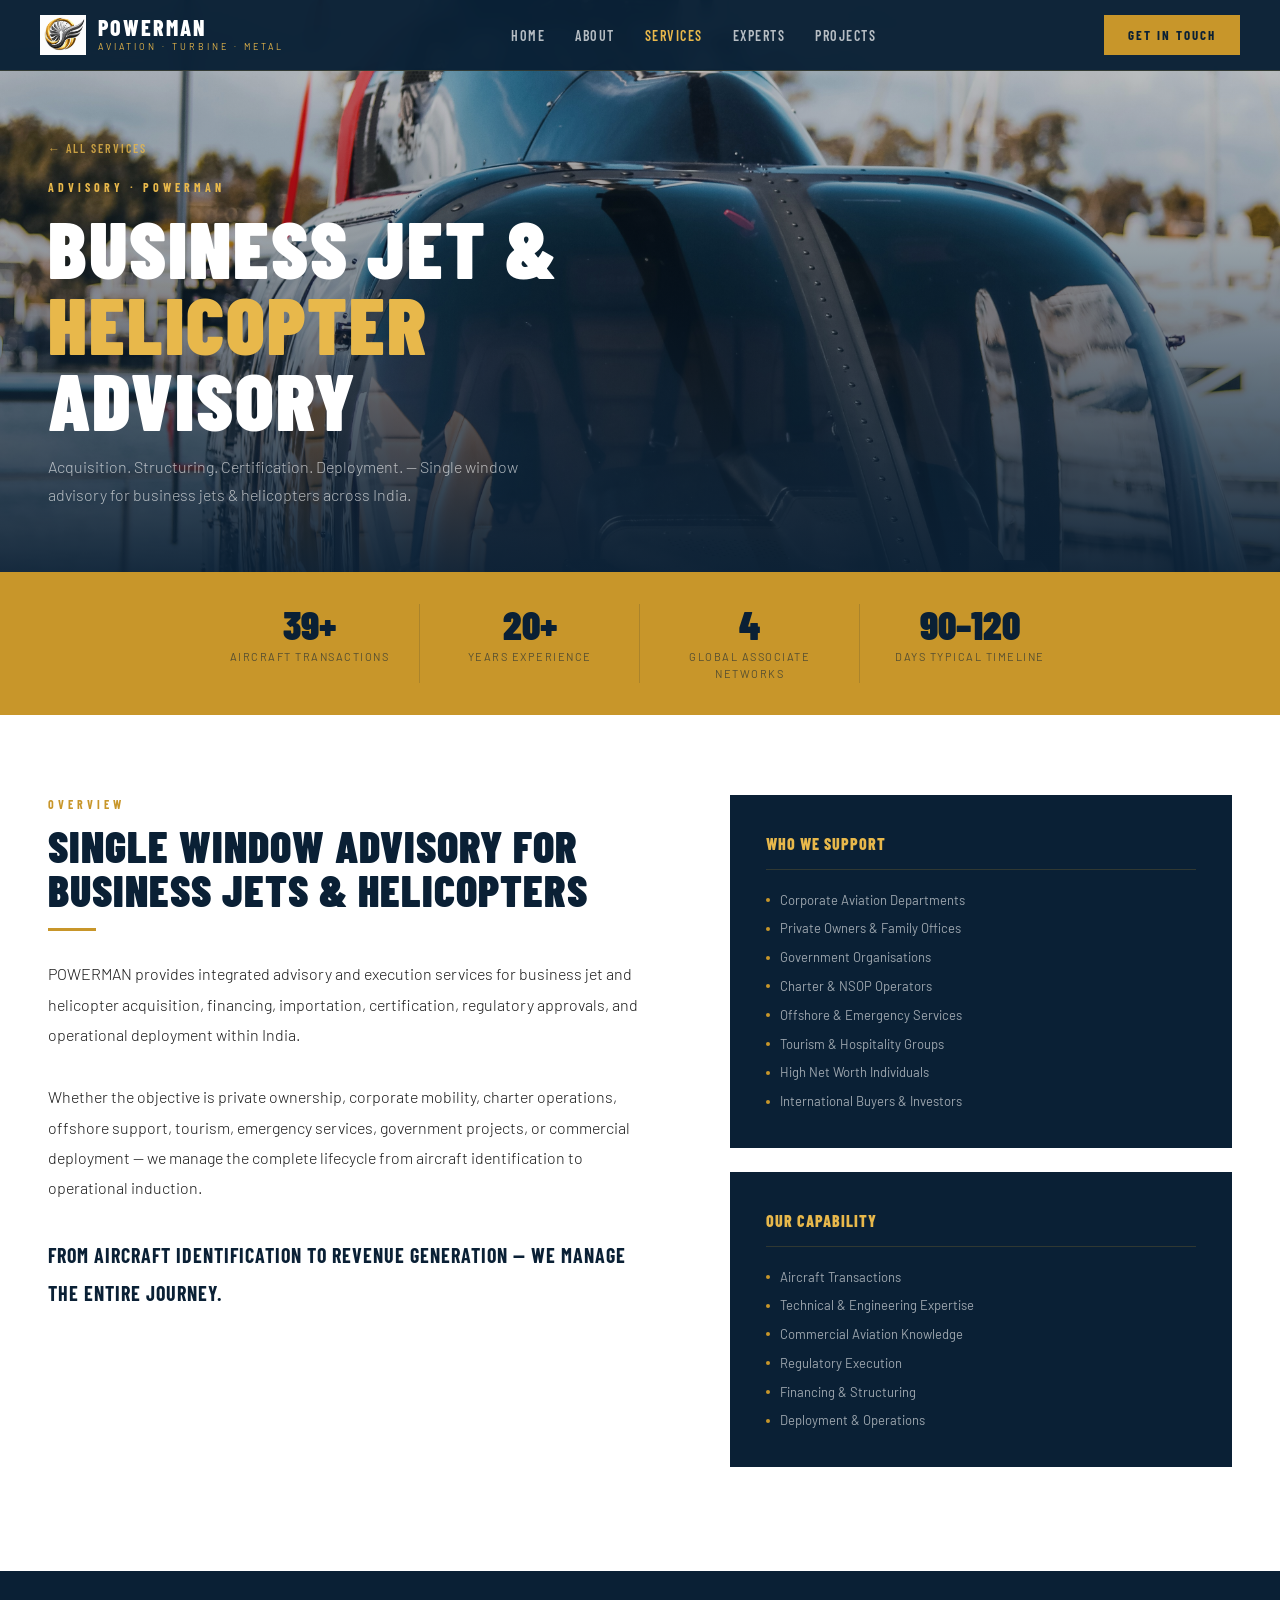
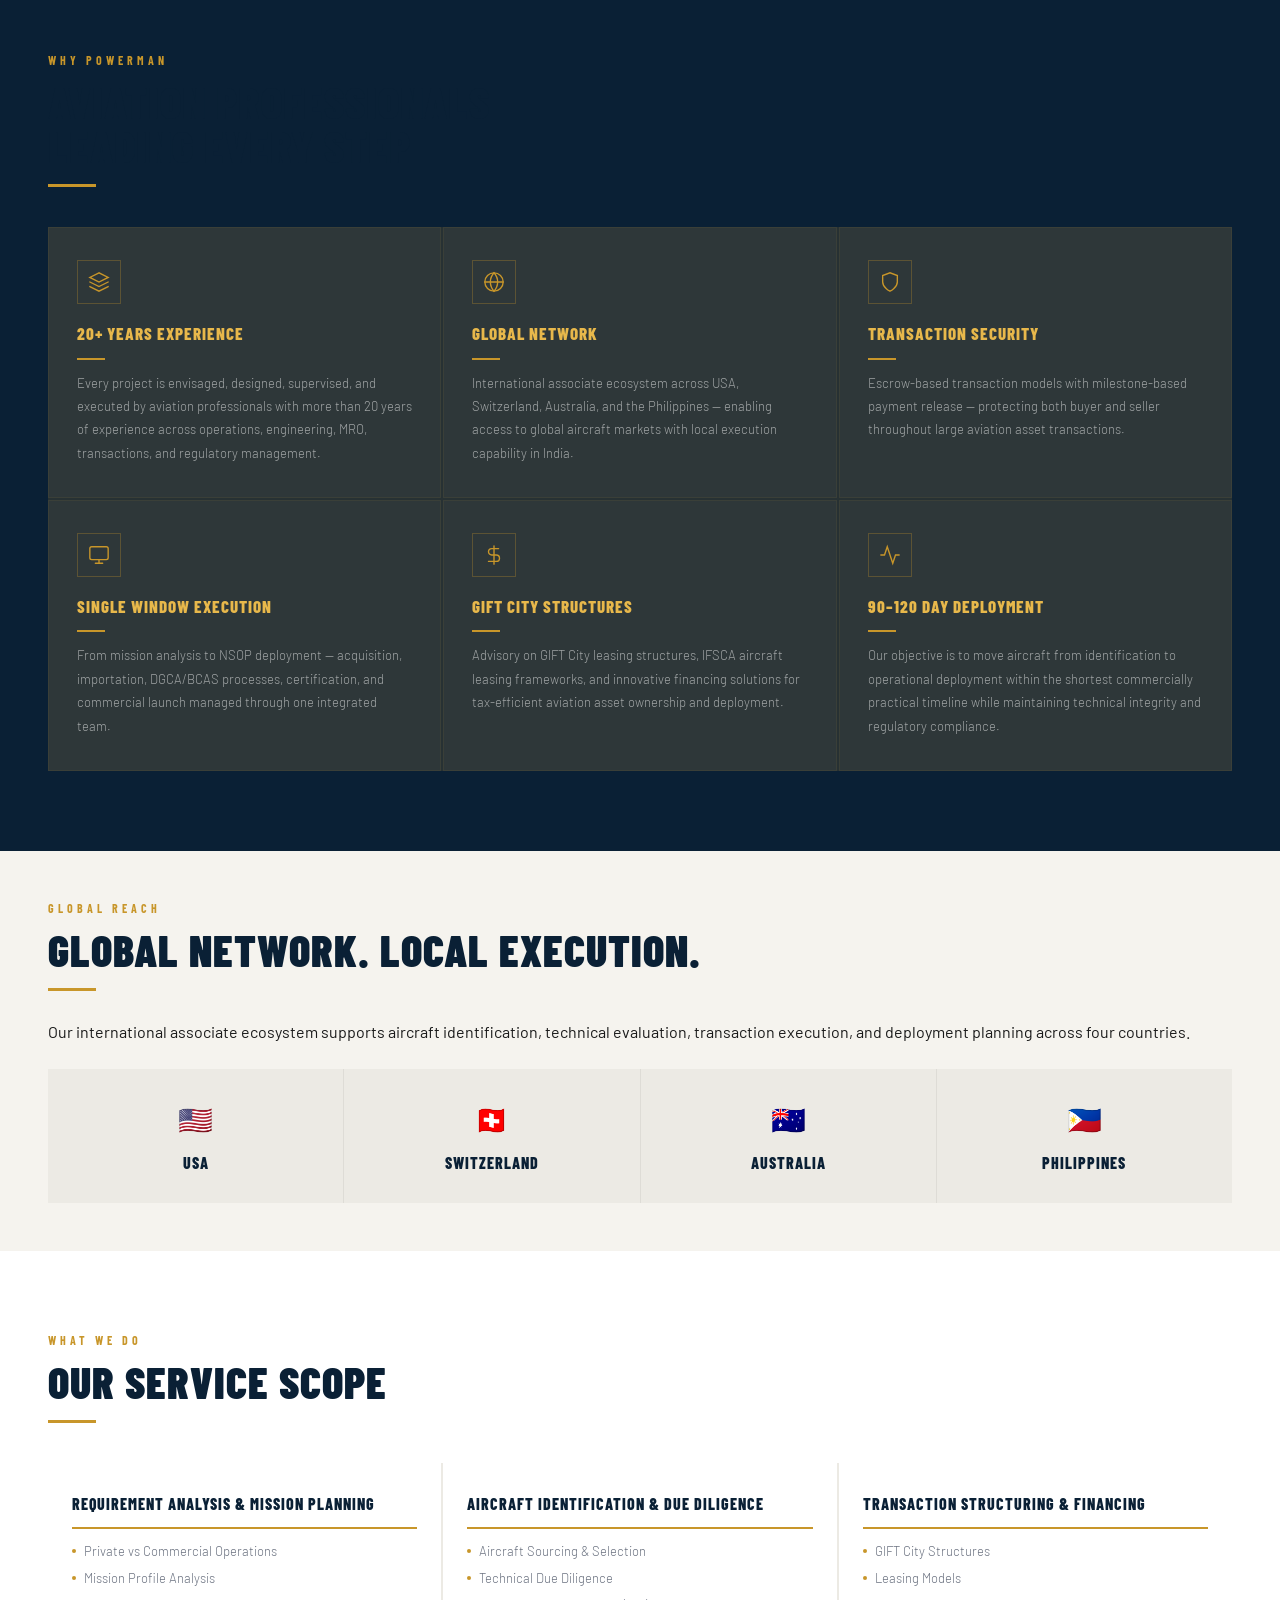
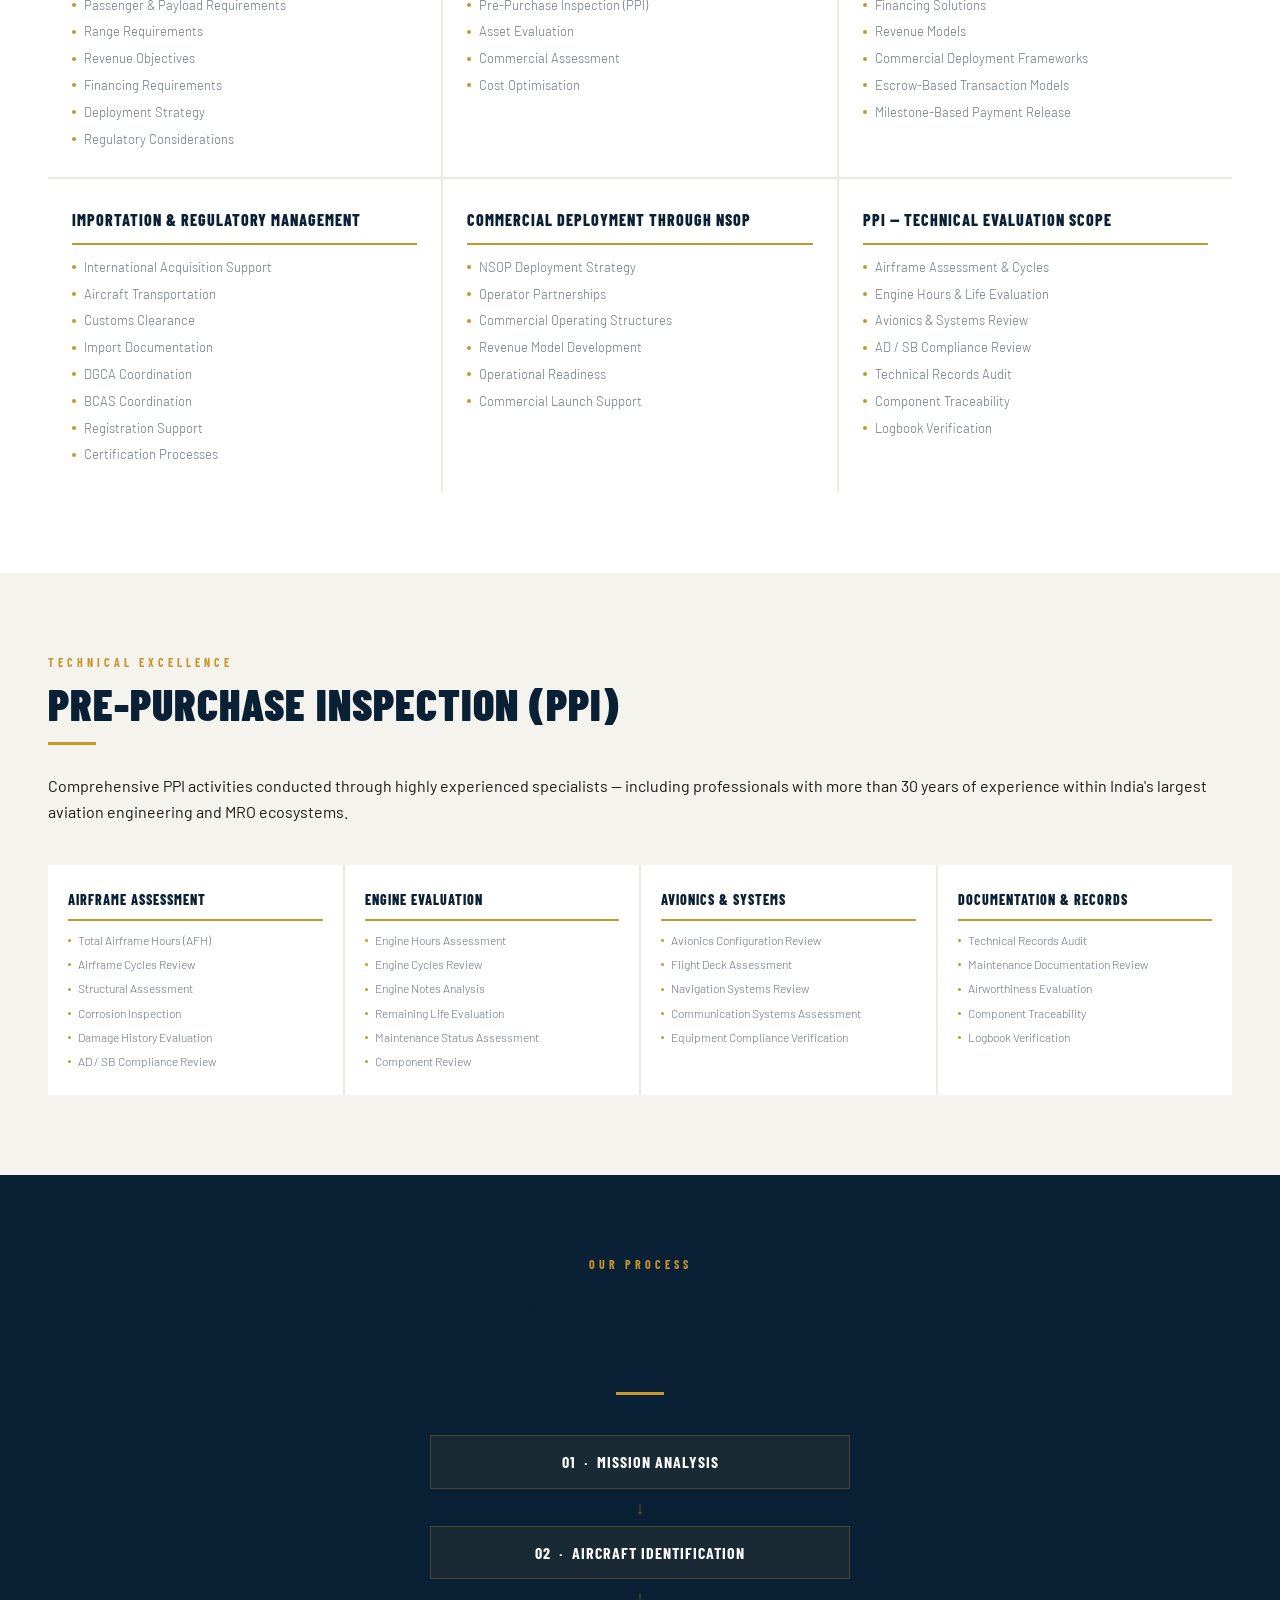
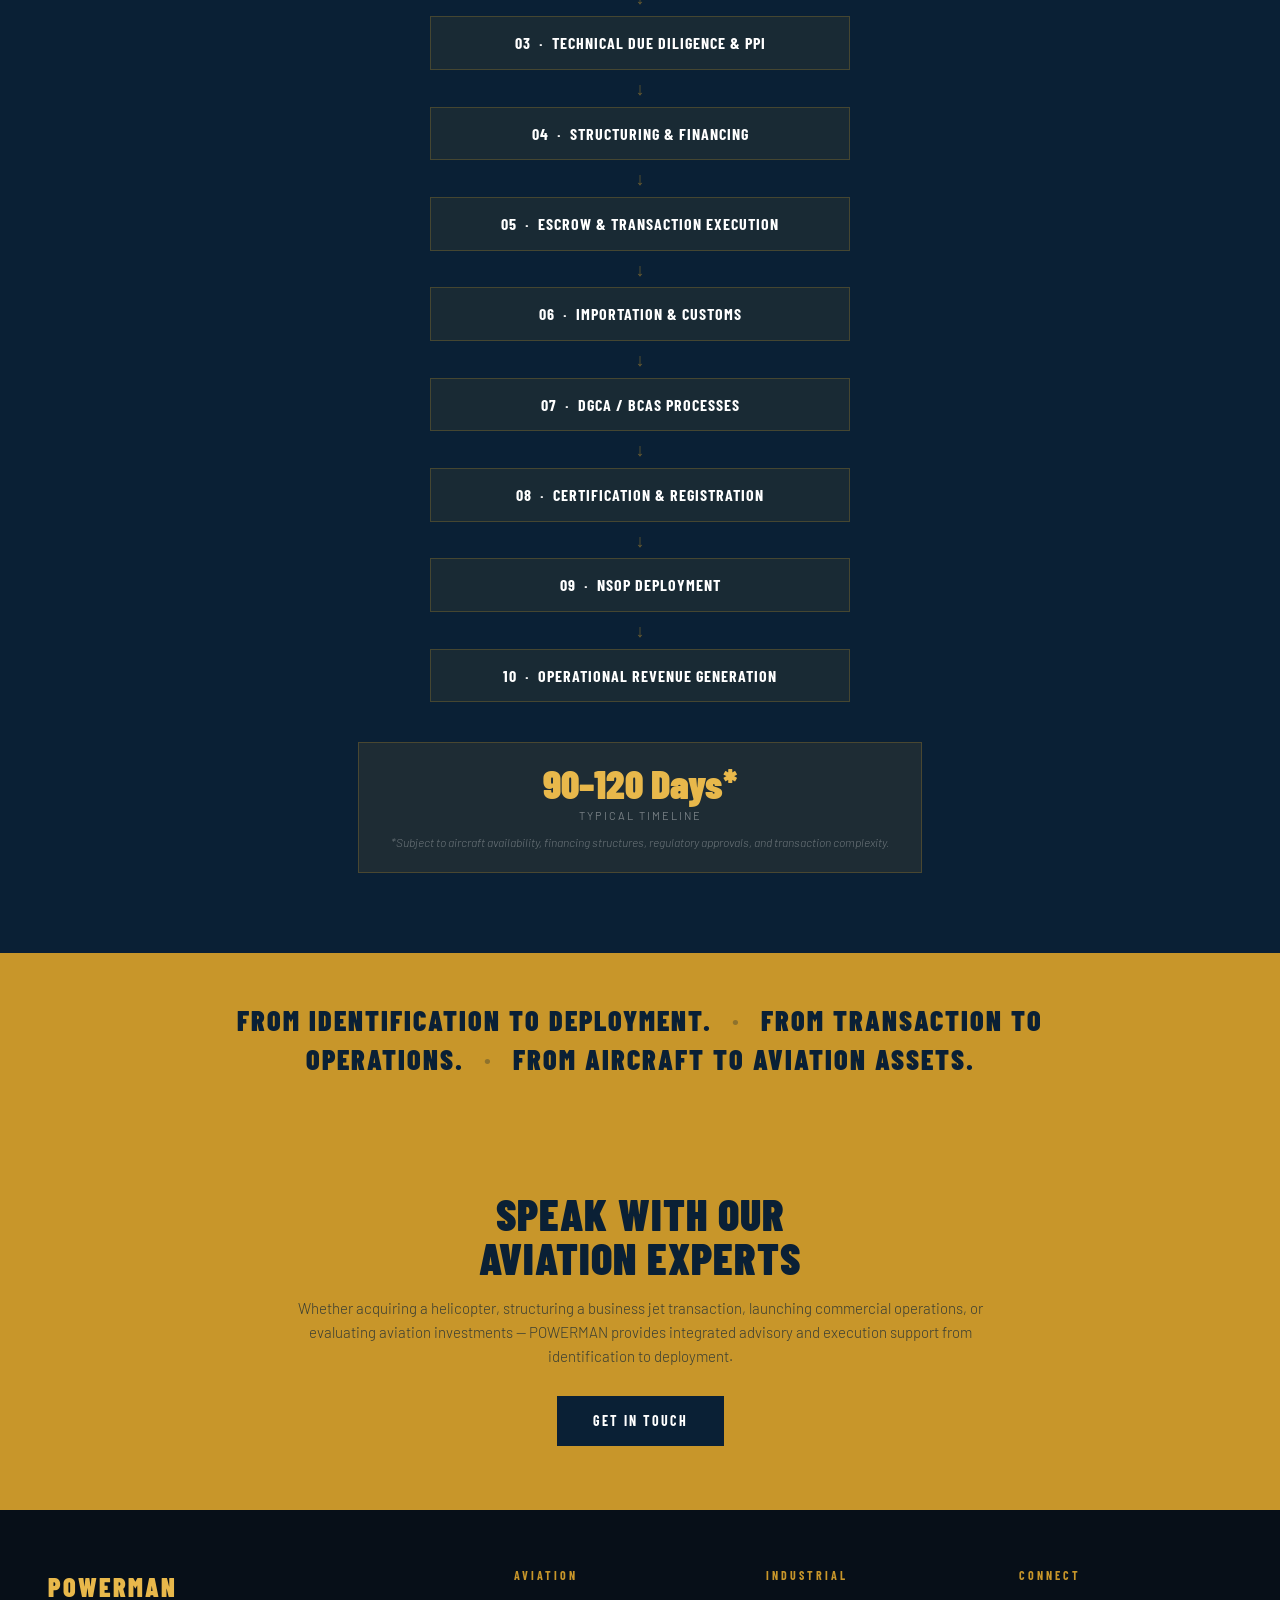
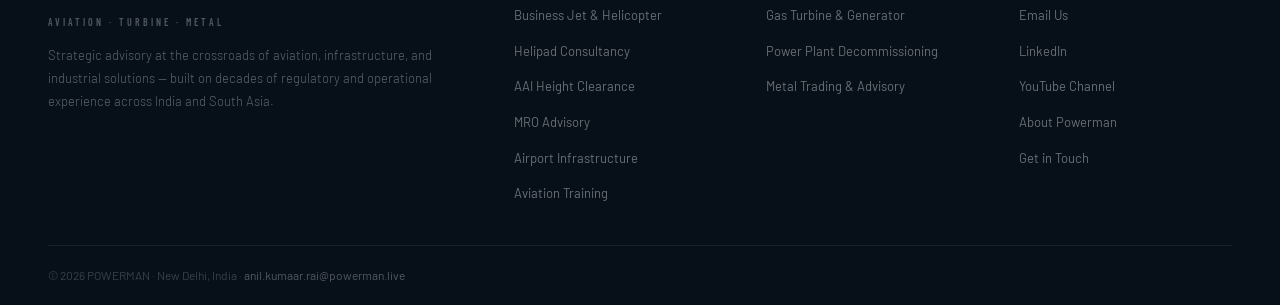
<file: business-jet-advisory.html>
<!DOCTYPE html>
<html lang="en">
<head>
<meta charset="UTF-8"/>
<meta name="viewport" content="width=device-width,initial-scale=1.0"/>
<title>Business Jet & Helicopter Advisory India | Aircraft Acquisition & NSOP Deployment | POWERMAN</title>
<meta name="description" content="POWERMAN provides integrated business jet and helicopter advisory — acquisition, financing, importation, DGCA certification and NSOP deployment across India. 39+ aircraft transactions. 20+ years experience."/>
<meta name="keywords" content="business jet advisory India, helicopter advisory India, aircraft acquisition India, NSOP deployment India, business jet import India, DGCA aircraft certification India, pre-purchase inspection India, GIFT City aircraft leasing"/>
<link rel="canonical" href="https://www.powerman.live/business-jet-advisory.html"/>
<meta property="og:title" content="Business Jet & Helicopter Advisory India | POWERMAN"/>
<meta property="og:description" content="Integrated advisory for business jet and helicopter acquisition, financing, importation, DGCA certification and NSOP deployment across India."/>
<meta property="og:type" content="website"/>
<meta property="og:url" content="https://www.powerman.live/business-jet-advisory.html"/>
<meta property="og:image" content="https://www.powerman.live/businessjet-banner.jpg"/>
<link rel="icon" href="logo.png"/>
<link href="https://fonts.googleapis.com/css2?family=Barlow+Condensed:wght@400;600;700;800;900&family=Barlow:wght@300;400;500&display=swap" rel="stylesheet"/>
<link rel="stylesheet" href="powerman-service.css"/>
<style>
/* ── STATS STRIP ── */
.stats-strip{background:var(--gold);padding:32px 48px;display:flex;justify-content:center;gap:0}
.stat-item{flex:1;max-width:220px;text-align:center;border-right:1px solid rgba(10,32,53,0.15);padding:0 24px}
.stat-item:last-child{border-right:none}
.stat-num{font-family:'Barlow Condensed',sans-serif;font-size:40px;font-weight:900;color:var(--navy);line-height:1}
.stat-label{font-size:11px;letter-spacing:1.5px;text-transform:uppercase;color:rgba(10,32,53,0.6);margin-top:4px}

/* ── WHY SECTION ── */
.why-section{background:var(--navy);padding:80px 48px}
.why-inner{max-width:1280px;margin:0 auto}
.why-grid{display:grid;grid-template-columns:repeat(3,1fr);gap:2px;background:rgba(200,150,42,0.15);margin-top:40px}
.why-card{background:rgba(255,255,255,0.03);padding:32px 28px;border:1px solid rgba(200,150,42,0.08)}
.why-icon{width:44px;height:44px;border:1px solid rgba(200,150,42,0.3);display:flex;align-items:center;justify-content:center;margin-bottom:16px}
.why-title{font-family:'Barlow Condensed',sans-serif;font-size:17px;font-weight:800;text-transform:uppercase;color:var(--gold2);letter-spacing:1px;margin-bottom:10px}
.why-bar{width:28px;height:2px;background:var(--gold);margin-bottom:12px}
.why-desc{font-size:13px;color:rgba(255,255,255,0.55);line-height:1.8;font-weight:300}

/* ── NETWORK STRIP ── */
.network-strip{background:var(--offwhite);padding:48px}
.network-inner{max-width:1280px;margin:0 auto}
.network-countries{display:flex;gap:0;margin-top:24px;background:var(--light)}
.country-item{flex:1;text-align:center;padding:28px 16px;border-right:1px solid rgba(0,0,0,0.06)}
.country-item:last-child{border-right:none}
.country-flag{font-size:28px;margin-bottom:8px}
.country-name{font-family:'Barlow Condensed',sans-serif;font-size:16px;font-weight:800;text-transform:uppercase;color:var(--navy);letter-spacing:1px}

/* ── SERVICES GRID ── */
.services-scope{padding:80px 48px;background:var(--white)}
.services-scope-inner{max-width:1280px;margin:0 auto}
.scope-grid{display:grid;grid-template-columns:repeat(3,1fr);gap:2px;background:var(--light);margin-top:40px}
.scope-card{background:var(--white);padding:28px 24px}
.scope-title{font-family:'Barlow Condensed',sans-serif;font-size:16px;font-weight:800;text-transform:uppercase;color:var(--navy);letter-spacing:1px;margin-bottom:10px;padding-bottom:10px;border-bottom:2px solid var(--gold)}
.scope-list{list-style:none;display:flex;flex-direction:column;gap:6px;margin-top:12px}
.scope-list li{font-size:13px;color:var(--muted);display:flex;align-items:center;gap:8px;font-weight:300}
.scope-list li::before{content:'';width:4px;height:4px;border-radius:50%;background:var(--gold);flex-shrink:0}

/* ── PPI SECTION ── */
.ppi-section{background:var(--offwhite);padding:80px 48px}
.ppi-inner{max-width:1280px;margin:0 auto}
.ppi-grid{display:grid;grid-template-columns:repeat(4,1fr);gap:2px;background:var(--light);margin-top:40px}
.ppi-card{background:var(--white);padding:24px 20px}
.ppi-title{font-family:'Barlow Condensed',sans-serif;font-size:14px;font-weight:800;text-transform:uppercase;color:var(--navy);letter-spacing:1px;margin-bottom:10px;padding-bottom:8px;border-bottom:2px solid var(--gold)}
.ppi-list{list-style:none;display:flex;flex-direction:column;gap:5px;margin-top:10px}
.ppi-list li{font-size:12px;color:var(--muted);display:flex;align-items:center;gap:7px;font-weight:300}
.ppi-list li::before{content:'';width:3px;height:3px;border-radius:50%;background:var(--gold);flex-shrink:0}

/* ── PROCESS ── */
.process-section{background:var(--navy);padding:80px 48px}
.process-inner{max-width:700px;margin:0 auto;text-align:center}
.process-steps{display:flex;flex-direction:column;align-items:center;margin-top:40px;gap:0}
.process-step-box{background:rgba(200,150,42,0.08);border:1px solid rgba(200,150,42,0.25);padding:13px 32px;width:100%;max-width:420px;font-family:'Barlow Condensed',sans-serif;font-size:16px;font-weight:700;text-transform:uppercase;color:var(--white);letter-spacing:1px;text-align:center}
.process-arrow{font-size:18px;color:rgba(200,150,42,0.5);padding:4px 0}
.process-timeline{margin-top:36px;background:rgba(200,150,42,0.1);border:1px solid rgba(200,150,42,0.25);padding:20px 32px;display:inline-block}
.timeline-num{font-family:'Barlow Condensed',sans-serif;font-size:40px;font-weight:900;color:var(--gold2);line-height:1}
.timeline-label{font-size:11px;letter-spacing:2px;text-transform:uppercase;color:rgba(255,255,255,0.4);margin-top:4px}
.timeline-note{font-size:12px;color:rgba(255,255,255,0.35);font-weight:300;margin-top:8px;font-style:italic}

/* ── TAGLINE STRIP ── */
.tagline-strip{background:var(--gold);padding:48px;text-align:center}
.tl-inner{max-width:900px;margin:0 auto}
.tl-main{font-family:'Barlow Condensed',sans-serif;font-size:clamp(18px,2.5vw,28px);font-weight:900;text-transform:uppercase;color:var(--navy);letter-spacing:2px;line-height:1.4}
.tl-sep{color:rgba(10,32,53,0.3);margin:0 12px}

@media(max-width:1024px){.why-grid,.scope-grid{grid-template-columns:repeat(2,1fr)}.ppi-grid{grid-template-columns:repeat(2,1fr)}.network-countries{flex-wrap:wrap}.country-item{flex:1 1 40%}}
@media(max-width:768px){.stats-strip,.why-section,.services-scope,.ppi-section,.process-section,.network-strip,.tagline-strip{padding:56px 24px}.why-grid,.scope-grid,.ppi-grid{grid-template-columns:1fr}.stats-strip{flex-wrap:wrap}.stat-item{flex:1 1 40%;border-right:none;border-bottom:1px solid rgba(10,32,53,0.1);padding:12px 0}}
</style>
</head>
<body>

<nav>
  <div class="nav-inner">
    <a href="index.html" class="nav-brand">
      <img src="logo.png" alt="POWERMAN"/>
      <div>
        <div class="nav-brand-name">POWERMAN</div>
        <div class="nav-brand-sub">Aviation · Turbine · Metal</div>
      </div>
    </a>
    <ul class="nav-links">
      <li><a href="index.html">Home</a></li>
      <li><a href="index.html#about">About</a></li>
      <li><a href="index.html#services" class="active">Services</a></li>
      <li><a href="index.html#experts">Experts</a></li>
      <li><a href="index.html#projects">Projects</a></li>
    </ul>
    <a href="index.html#contact" class="nav-cta">Get in Touch</a>
    <button class="hamburger" onclick="document.getElementById('mob').classList.toggle('open')" aria-label="Menu">
      <span></span><span></span><span></span>
    </button>
  </div>
  <div class="mobile-menu" id="mob">
    <a href="index.html">Home</a>
    <a href="index.html#about">About</a>
    <a href="index.html#services">Services</a>
    <a href="index.html#experts">Experts</a>
    <a href="index.html#contact">Contact</a>
  </div>
</nav>

<!-- PAGE HERO -->
<div class="page-hero">
  <div class="page-hero-img" style="background-image:url('businessjet-banner.jpg')"></div>
  <div class="page-hero-overlay"></div>
  <div class="page-hero-content">
    <a href="index.html#services" class="page-hero-back">← All Services</a>
    <div class="page-hero-tag">Advisory · POWERMAN</div>
    <h1 class="page-hero-h1">BUSINESS JET &<br><span>HELICOPTER</span><br>ADVISORY</h1>
    <p class="page-hero-sub">Acquisition. Structuring. Certification. Deployment. — Single window advisory for business jets & helicopters across India.</p>
  </div>
</div>

<!-- STATS STRIP -->
<div class="stats-strip">
  <div class="stat-item"><div class="stat-num">39+</div><div class="stat-label">Aircraft Transactions</div></div>
  <div class="stat-item"><div class="stat-num">20+</div><div class="stat-label">Years Experience</div></div>
  <div class="stat-item"><div class="stat-num">4</div><div class="stat-label">Global Associate Networks</div></div>
  <div class="stat-item"><div class="stat-num">90–120</div><div class="stat-label">Days Typical Timeline</div></div>
</div>

<!-- INTRO -->
<div class="page-body">
  <div class="two-col">
    <div>
      <div class="section-tag">Overview</div>
      <h2 class="section-h2">Single Window Advisory for Business Jets & Helicopters</h2>
      <div class="divider"></div>
      <p class="intro-text">POWERMAN provides integrated advisory and execution services for business jet and helicopter acquisition, financing, importation, certification, regulatory approvals, and operational deployment within India.</p>
      <p class="intro-text">Whether the objective is private ownership, corporate mobility, charter operations, offshore support, tourism, emergency services, government projects, or commercial deployment — we manage the complete lifecycle from aircraft identification to operational induction.</p>
      <p class="intro-text" style="font-family:'Barlow Condensed',sans-serif;font-size:20px;font-weight:700;color:var(--navy);text-transform:uppercase;letter-spacing:1px">From Aircraft Identification to Revenue Generation — We Manage The Entire Journey.</p>
    </div>
    <div>
      <div class="sidebar-card">
        <div class="sidebar-card-title">Who We Support</div>
        <ul class="sidebar-list">
          <li>Corporate Aviation Departments</li>
          <li>Private Owners & Family Offices</li>
          <li>Government Organisations</li>
          <li>Charter & NSOP Operators</li>
          <li>Offshore & Emergency Services</li>
          <li>Tourism & Hospitality Groups</li>
          <li>High Net Worth Individuals</li>
          <li>International Buyers & Investors</li>
        </ul>
      </div>
      <div class="sidebar-card">
        <div class="sidebar-card-title">Our Capability</div>
        <ul class="sidebar-list">
          <li>Aircraft Transactions</li>
          <li>Technical & Engineering Expertise</li>
          <li>Commercial Aviation Knowledge</li>
          <li>Regulatory Execution</li>
          <li>Financing & Structuring</li>
          <li>Deployment & Operations</li>
        </ul>
      </div>
    </div>
  </div>
</div>

<!-- WHY POWERMAN -->
<div class="why-section">
  <div class="why-inner">
    <div class="section-tag">Why POWERMAN</div>
    <h2 class="section-h2 section-h2-white">Aviation Professionals<br>Leading Every Step</h2>
    <div class="divider"></div>
    <div class="why-grid">
      <div class="why-card">
        <div class="why-icon">
          <svg width="22" height="22" viewBox="0 0 24 24" fill="none" stroke="#C8962A" stroke-width="1.5" stroke-linecap="round"><path d="M12 2L2 7l10 5 10-5-10-5zM2 17l10 5 10-5M2 12l10 5 10-5"/></svg>
        </div>
        <div class="why-title">20+ Years Experience</div>
        <div class="why-bar"></div>
        <p class="why-desc">Every project is envisaged, designed, supervised, and executed by aviation professionals with more than 20 years of experience across operations, engineering, MRO, transactions, and regulatory management.</p>
      </div>
      <div class="why-card">
        <div class="why-icon">
          <svg width="22" height="22" viewBox="0 0 24 24" fill="none" stroke="#C8962A" stroke-width="1.5" stroke-linecap="round"><circle cx="12" cy="12" r="10"/><path d="M2 12h20M12 2a15.3 15.3 0 014 10 15.3 15.3 0 01-4 10 15.3 15.3 0 01-4-10 15.3 15.3 0 014-10z"/></svg>
        </div>
        <div class="why-title">Global Network</div>
        <div class="why-bar"></div>
        <p class="why-desc">International associate ecosystem across USA, Switzerland, Australia, and the Philippines — enabling access to global aircraft markets with local execution capability in India.</p>
      </div>
      <div class="why-card">
        <div class="why-icon">
          <svg width="22" height="22" viewBox="0 0 24 24" fill="none" stroke="#C8962A" stroke-width="1.5" stroke-linecap="round"><path d="M12 22s8-4 8-10V5l-8-3-8 3v7c0 6 8 10 8 10z"/></svg>
        </div>
        <div class="why-title">Transaction Security</div>
        <div class="why-bar"></div>
        <p class="why-desc">Escrow-based transaction models with milestone-based payment release — protecting both buyer and seller throughout large aviation asset transactions.</p>
      </div>
      <div class="why-card">
        <div class="why-icon">
          <svg width="22" height="22" viewBox="0 0 24 24" fill="none" stroke="#C8962A" stroke-width="1.5" stroke-linecap="round"><rect x="2" y="3" width="20" height="14" rx="2"/><path d="M8 21h8M12 17v4"/></svg>
        </div>
        <div class="why-title">Single Window Execution</div>
        <div class="why-bar"></div>
        <p class="why-desc">From mission analysis to NSOP deployment — acquisition, importation, DGCA/BCAS processes, certification, and commercial launch managed through one integrated team.</p>
      </div>
      <div class="why-card">
        <div class="why-icon">
          <svg width="22" height="22" viewBox="0 0 24 24" fill="none" stroke="#C8962A" stroke-width="1.5" stroke-linecap="round"><path d="M12 2v20M17 5H9.5a3.5 3.5 0 000 7h5a3.5 3.5 0 010 7H6"/></svg>
        </div>
        <div class="why-title">GIFT City Structures</div>
        <div class="why-bar"></div>
        <p class="why-desc">Advisory on GIFT City leasing structures, IFSCA aircraft leasing frameworks, and innovative financing solutions for tax-efficient aviation asset ownership and deployment.</p>
      </div>
      <div class="why-card">
        <div class="why-icon">
          <svg width="22" height="22" viewBox="0 0 24 24" fill="none" stroke="#C8962A" stroke-width="1.5" stroke-linecap="round"><polyline points="22 12 18 12 15 21 9 3 6 12 2 12"/></svg>
        </div>
        <div class="why-title">90–120 Day Deployment</div>
        <div class="why-bar"></div>
        <p class="why-desc">Our objective is to move aircraft from identification to operational deployment within the shortest commercially practical timeline while maintaining technical integrity and regulatory compliance.</p>
      </div>
    </div>
  </div>
</div>

<!-- GLOBAL NETWORK -->
<div class="network-strip">
  <div class="network-inner">
    <div class="section-tag">Global Reach</div>
    <h2 class="section-h2">Global Network. Local Execution.</h2>
    <div class="divider"></div>
    <p class="section-sub">Our international associate ecosystem supports aircraft identification, technical evaluation, transaction execution, and deployment planning across four countries.</p>
    <div class="network-countries">
      <div class="country-item">
        <div class="country-flag">🇺🇸</div>
        <div class="country-name">USA</div>
      </div>
      <div class="country-item">
        <div class="country-flag">🇨🇭</div>
        <div class="country-name">Switzerland</div>
      </div>
      <div class="country-item">
        <div class="country-flag">🇦🇺</div>
        <div class="country-name">Australia</div>
      </div>
      <div class="country-item">
        <div class="country-flag">🇵🇭</div>
        <div class="country-name">Philippines</div>
      </div>
    </div>
  </div>
</div>

<!-- SERVICE SCOPE -->
<div class="services-scope">
  <div class="services-scope-inner">
    <div class="section-tag">What We Do</div>
    <h2 class="section-h2">Our Service Scope</h2>
    <div class="divider"></div>
    <div class="scope-grid">

      <div class="scope-card">
        <div class="scope-title">Requirement Analysis & Mission Planning</div>
        <ul class="scope-list">
          <li>Private vs Commercial Operations</li>
          <li>Mission Profile Analysis</li>
          <li>Passenger & Payload Requirements</li>
          <li>Range Requirements</li>
          <li>Revenue Objectives</li>
          <li>Financing Requirements</li>
          <li>Deployment Strategy</li>
          <li>Regulatory Considerations</li>
        </ul>
      </div>

      <div class="scope-card">
        <div class="scope-title">Aircraft Identification & Due Diligence</div>
        <ul class="scope-list">
          <li>Aircraft Sourcing & Selection</li>
          <li>Technical Due Diligence</li>
          <li>Pre-Purchase Inspection (PPI)</li>
          <li>Asset Evaluation</li>
          <li>Commercial Assessment</li>
          <li>Cost Optimisation</li>
        </ul>
      </div>

      <div class="scope-card">
        <div class="scope-title">Transaction Structuring & Financing</div>
        <ul class="scope-list">
          <li>GIFT City Structures</li>
          <li>Leasing Models</li>
          <li>Financing Solutions</li>
          <li>Revenue Models</li>
          <li>Commercial Deployment Frameworks</li>
          <li>Escrow-Based Transaction Models</li>
          <li>Milestone-Based Payment Release</li>
        </ul>
      </div>

      <div class="scope-card">
        <div class="scope-title">Importation & Regulatory Management</div>
        <ul class="scope-list">
          <li>International Acquisition Support</li>
          <li>Aircraft Transportation</li>
          <li>Customs Clearance</li>
          <li>Import Documentation</li>
          <li>DGCA Coordination</li>
          <li>BCAS Coordination</li>
          <li>Registration Support</li>
          <li>Certification Processes</li>
        </ul>
      </div>

      <div class="scope-card">
        <div class="scope-title">Commercial Deployment Through NSOP</div>
        <ul class="scope-list">
          <li>NSOP Deployment Strategy</li>
          <li>Operator Partnerships</li>
          <li>Commercial Operating Structures</li>
          <li>Revenue Model Development</li>
          <li>Operational Readiness</li>
          <li>Commercial Launch Support</li>
        </ul>
      </div>

      <div class="scope-card">
        <div class="scope-title">PPI — Technical Evaluation Scope</div>
        <ul class="scope-list">
          <li>Airframe Assessment & Cycles</li>
          <li>Engine Hours & Life Evaluation</li>
          <li>Avionics & Systems Review</li>
          <li>AD / SB Compliance Review</li>
          <li>Technical Records Audit</li>
          <li>Component Traceability</li>
          <li>Logbook Verification</li>
        </ul>
      </div>

    </div>
  </div>
</div>

<!-- PPI SECTION -->
<div class="ppi-section">
  <div class="ppi-inner">
    <div class="section-tag">Technical Excellence</div>
    <h2 class="section-h2">Pre-Purchase Inspection (PPI)</h2>
    <div class="divider"></div>
    <p class="section-sub">Comprehensive PPI activities conducted through highly experienced specialists — including professionals with more than 30 years of experience within India's largest aviation engineering and MRO ecosystems.</p>
    <div class="ppi-grid">
      <div class="ppi-card">
        <div class="ppi-title">Airframe Assessment</div>
        <ul class="ppi-list">
          <li>Total Airframe Hours (AFH)</li>
          <li>Airframe Cycles Review</li>
          <li>Structural Assessment</li>
          <li>Corrosion Inspection</li>
          <li>Damage History Evaluation</li>
          <li>AD / SB Compliance Review</li>
        </ul>
      </div>
      <div class="ppi-card">
        <div class="ppi-title">Engine Evaluation</div>
        <ul class="ppi-list">
          <li>Engine Hours Assessment</li>
          <li>Engine Cycles Review</li>
          <li>Engine Notes Analysis</li>
          <li>Remaining Life Evaluation</li>
          <li>Maintenance Status Assessment</li>
          <li>Component Review</li>
        </ul>
      </div>
      <div class="ppi-card">
        <div class="ppi-title">Avionics & Systems</div>
        <ul class="ppi-list">
          <li>Avionics Configuration Review</li>
          <li>Flight Deck Assessment</li>
          <li>Navigation Systems Review</li>
          <li>Communication Systems Assessment</li>
          <li>Equipment Compliance Verification</li>
        </ul>
      </div>
      <div class="ppi-card">
        <div class="ppi-title">Documentation & Records</div>
        <ul class="ppi-list">
          <li>Technical Records Audit</li>
          <li>Maintenance Documentation Review</li>
          <li>Airworthiness Evaluation</li>
          <li>Component Traceability</li>
          <li>Logbook Verification</li>
        </ul>
      </div>
    </div>
  </div>
</div>

<!-- PROCESS -->
<div class="process-section">
  <div class="process-inner">
    <div class="section-tag">Our Process</div>
    <h2 class="section-h2 section-h2-white">From Identification<br>To Revenue Generation</h2>
    <div class="divider" style="margin:20px auto 40px"></div>
    <div class="process-steps">
      <div class="process-step-box">01 &nbsp;·&nbsp; Mission Analysis</div>
      <div class="process-arrow">↓</div>
      <div class="process-step-box">02 &nbsp;·&nbsp; Aircraft Identification</div>
      <div class="process-arrow">↓</div>
      <div class="process-step-box">03 &nbsp;·&nbsp; Technical Due Diligence & PPI</div>
      <div class="process-arrow">↓</div>
      <div class="process-step-box">04 &nbsp;·&nbsp; Structuring & Financing</div>
      <div class="process-arrow">↓</div>
      <div class="process-step-box">05 &nbsp;·&nbsp; Escrow & Transaction Execution</div>
      <div class="process-arrow">↓</div>
      <div class="process-step-box">06 &nbsp;·&nbsp; Importation & Customs</div>
      <div class="process-arrow">↓</div>
      <div class="process-step-box">07 &nbsp;·&nbsp; DGCA / BCAS Processes</div>
      <div class="process-arrow">↓</div>
      <div class="process-step-box">08 &nbsp;·&nbsp; Certification & Registration</div>
      <div class="process-arrow">↓</div>
      <div class="process-step-box">09 &nbsp;·&nbsp; NSOP Deployment</div>
      <div class="process-arrow">↓</div>
      <div class="process-step-box">10 &nbsp;·&nbsp; Operational Revenue Generation</div>
    </div>
    <div class="process-timeline" style="margin-top:40px">
      <div class="timeline-num">90–120 Days*</div>
      <div class="timeline-label">Typical Timeline</div>
      <div class="timeline-note">*Subject to aircraft availability, financing structures, regulatory approvals, and transaction complexity.</div>
    </div>
  </div>
</div>

<!-- TAGLINE STRIP -->
<div class="tagline-strip">
  <div class="tl-inner">
    <div class="tl-main">
      From Identification To Deployment.
      <span class="tl-sep">·</span>
      From Transaction To Operations.
      <span class="tl-sep">·</span>
      From Aircraft To Aviation Assets.
    </div>
  </div>
</div>

<!-- CTA STRIP -->
<div class="cta-strip">
  <div class="cta-strip-inner">
    <h2 class="cta-h">SPEAK WITH OUR<br>AVIATION EXPERTS</h2>
    <p class="cta-p">Whether acquiring a helicopter, structuring a business jet transaction, launching commercial operations, or evaluating aviation investments — POWERMAN provides integrated advisory and execution support from identification to deployment.</p>
    <a href="index.html#contact" class="btn-dark">Get in Touch</a>
  </div>
</div>

<!-- FOOTER -->
<footer>
  <div class="footer-inner">
    <div class="footer-top">
      <div>
        <div class="footer-brand-name">POWERMAN</div>
        <div class="footer-brand-sub">Aviation · Turbine · Metal</div>
        <p class="footer-brand-desc">Strategic advisory at the crossroads of aviation, infrastructure, and industrial solutions — built on decades of regulatory and operational experience across India and South Asia.</p>
      </div>
      <div>
        <div class="footer-col-title">Aviation</div>
        <ul class="footer-links">
          <li><a href="business-jet-advisory.html">Business Jet & Helicopter</a></li>
          <li><a href="helipad-consultancy.html">Helipad Consultancy</a></li>
          <li><a href="aai-height-clearance.html">AAI Height Clearance</a></li>
          <li><a href="mro-advisory.html">MRO Advisory</a></li>
          <li><a href="airport-infrastructure.html">Airport Infrastructure</a></li>
          <li><a href="technical-aviation-training.html">Aviation Training</a></li>
        </ul>
      </div>
      <div>
        <div class="footer-col-title">Industrial</div>
        <ul class="footer-links">
          <li><a href="gas-turbine-generator.html">Gas Turbine & Generator</a></li>
          <li><a href="power-plant-decommissioning.html">Power Plant Decommissioning</a></li>
          <li><a href="metal.html">Metal Trading & Advisory</a></li>
        </ul>
      </div>
      <div>
        <div class="footer-col-title">Connect</div>
        <ul class="footer-links">
          <li><a href="mailto:anil.kumaar.rai@powerman.live">Email Us</a></li>
          <li><a href="https://www.linkedin.com/in/anil-kumaar-rai-53050a17" target="_blank">LinkedIn</a></li>
          <li><a href="https://www.youtube.com/@Powermanaerovision" target="_blank">YouTube Channel</a></li>
          <li><a href="index.html#about">About Powerman</a></li>
          <li><a href="index.html#contact">Get in Touch</a></li>
        </ul>
      </div>
    </div>
    <div class="footer-bottom">
      <div class="footer-copy">© 2026 POWERMAN · New Delhi, India · <a href="mailto:anil.kumaar.rai@powerman.live">anil.kumaar.rai@powerman.live</a></div>
    </div>
  </div>
</footer>

</body>
</html>
</file>
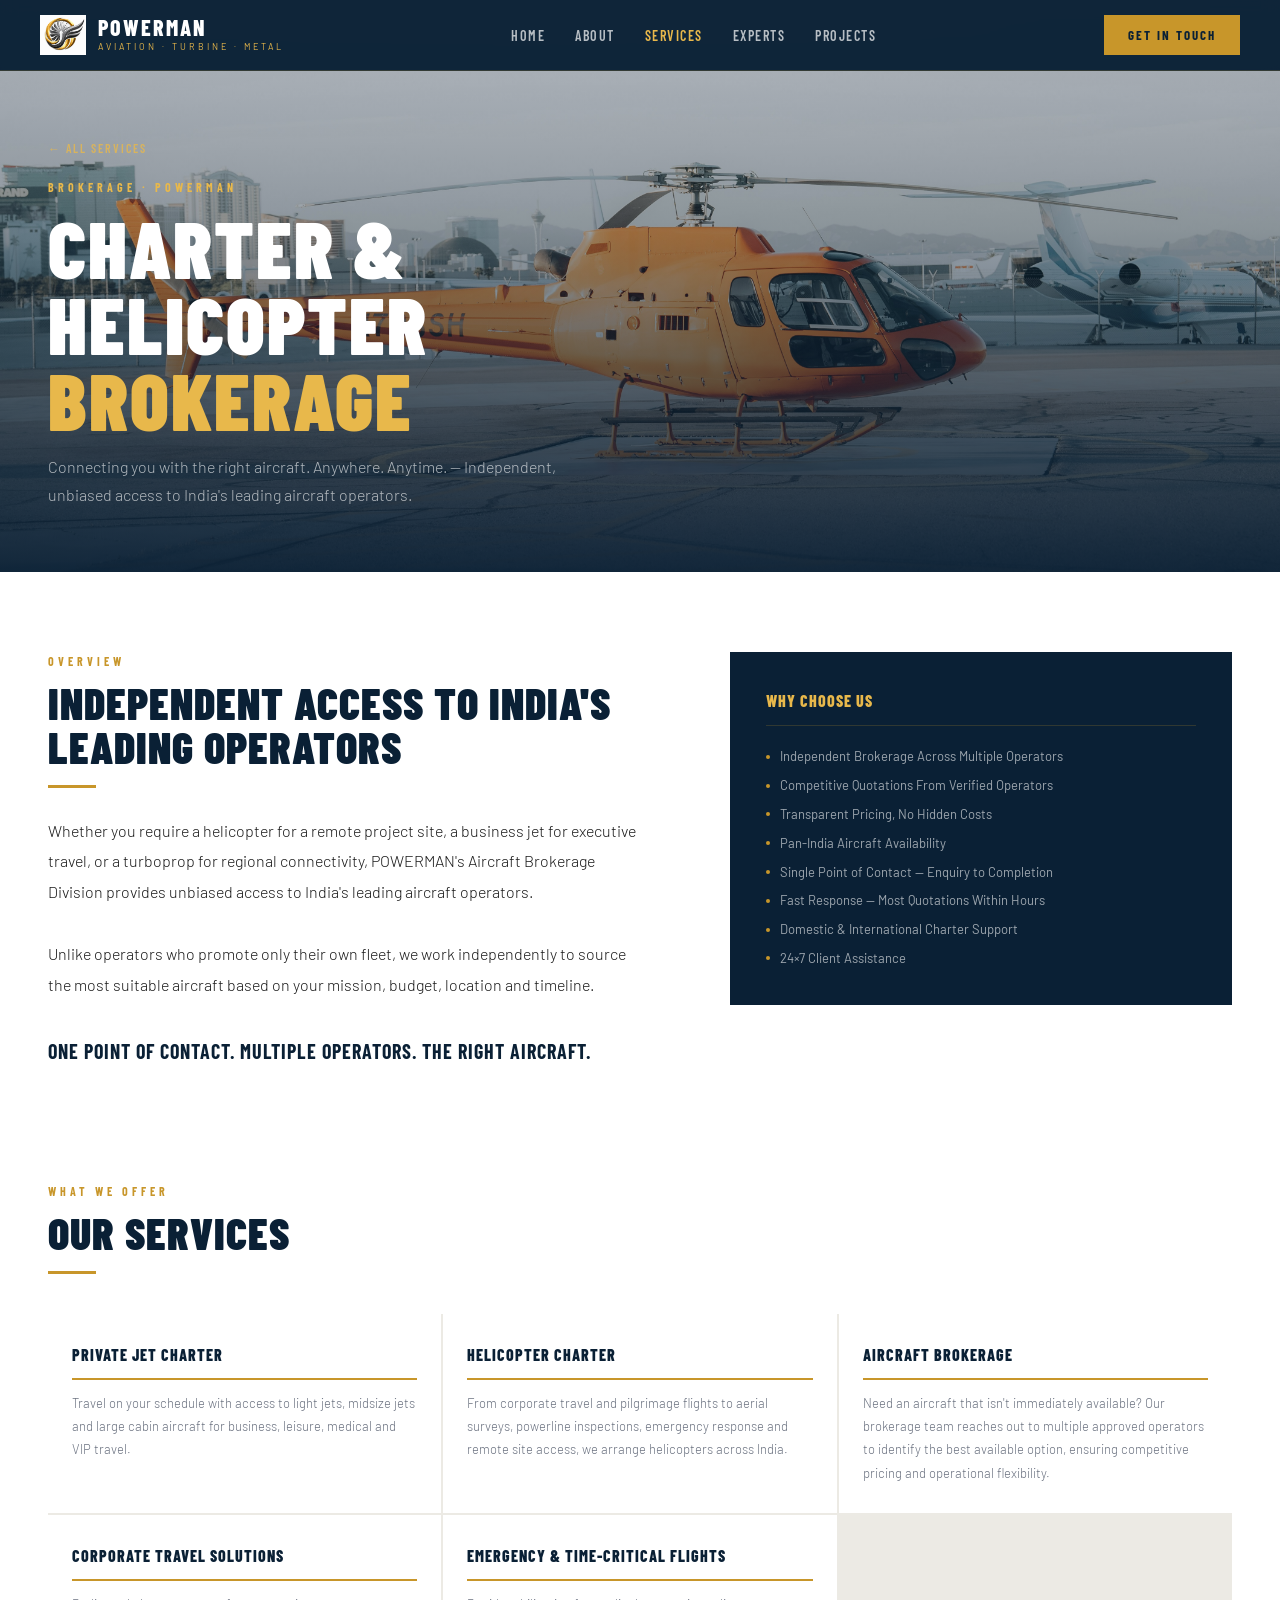
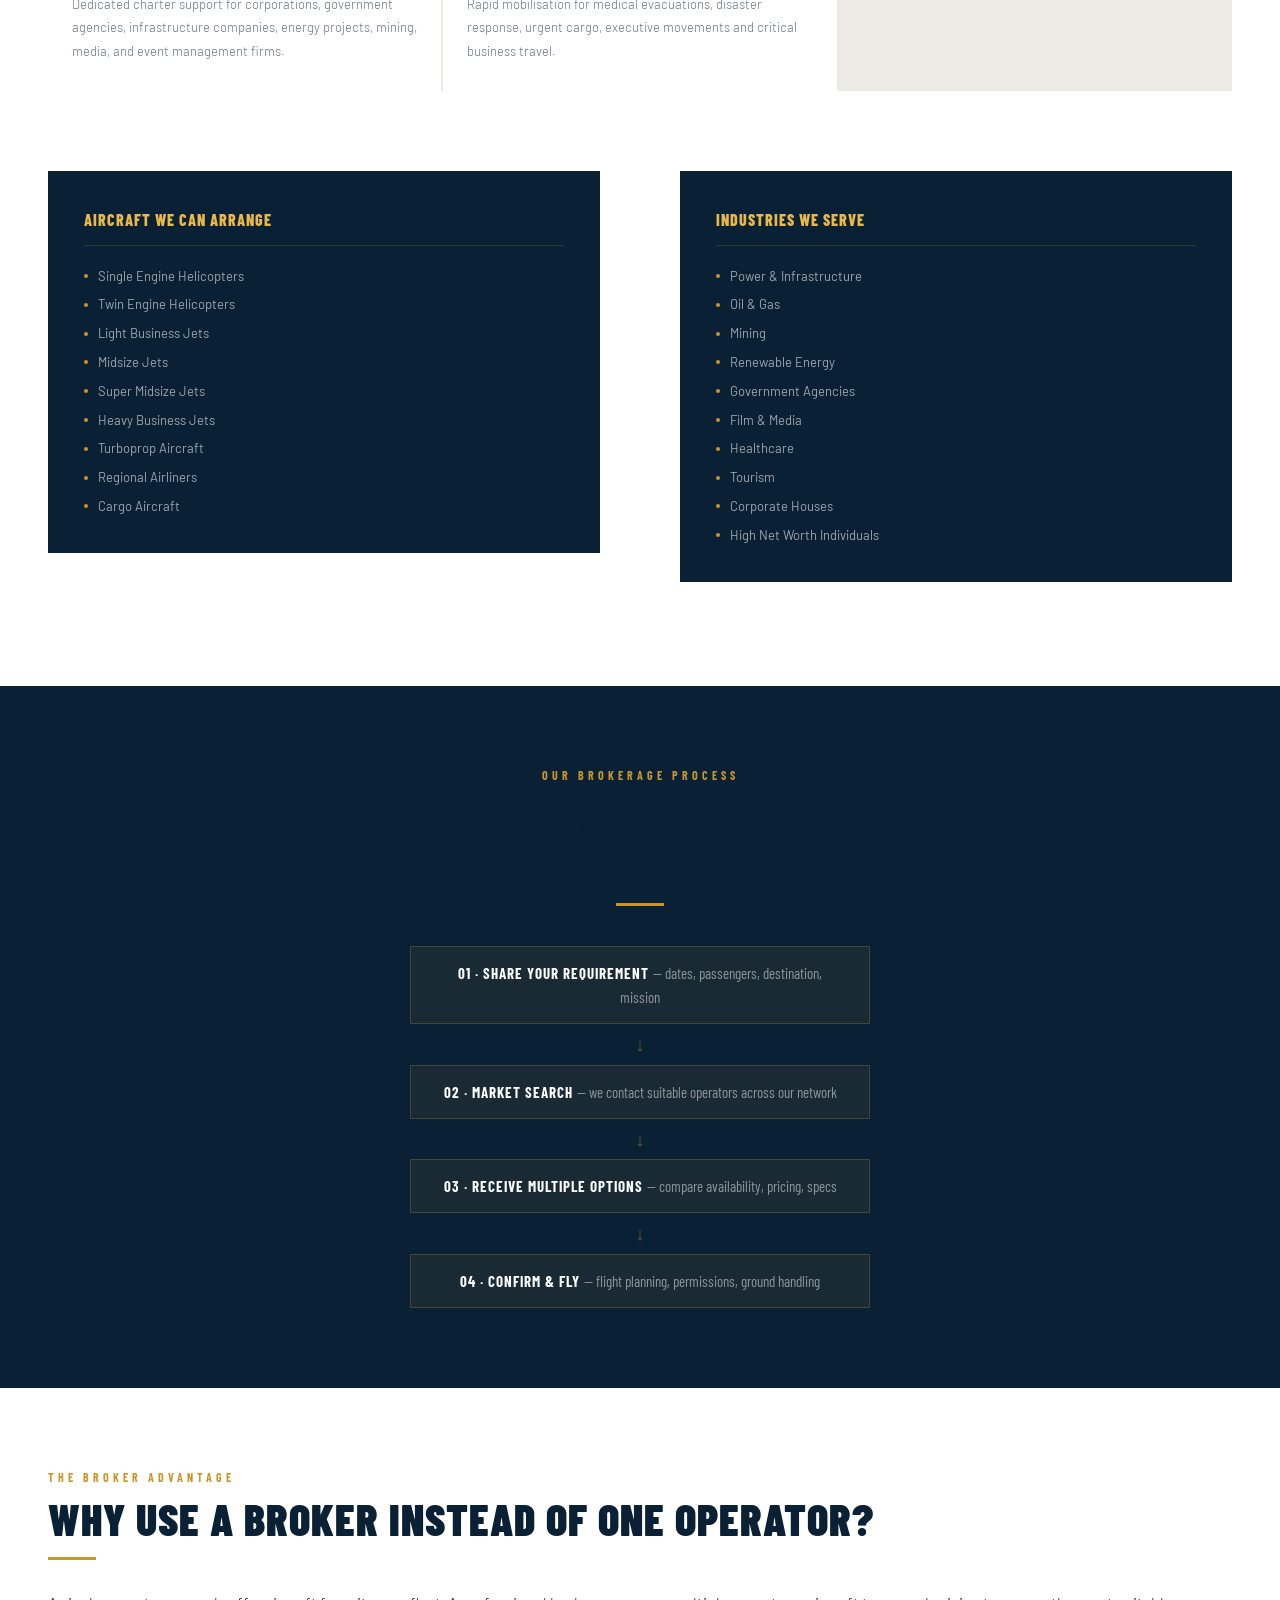
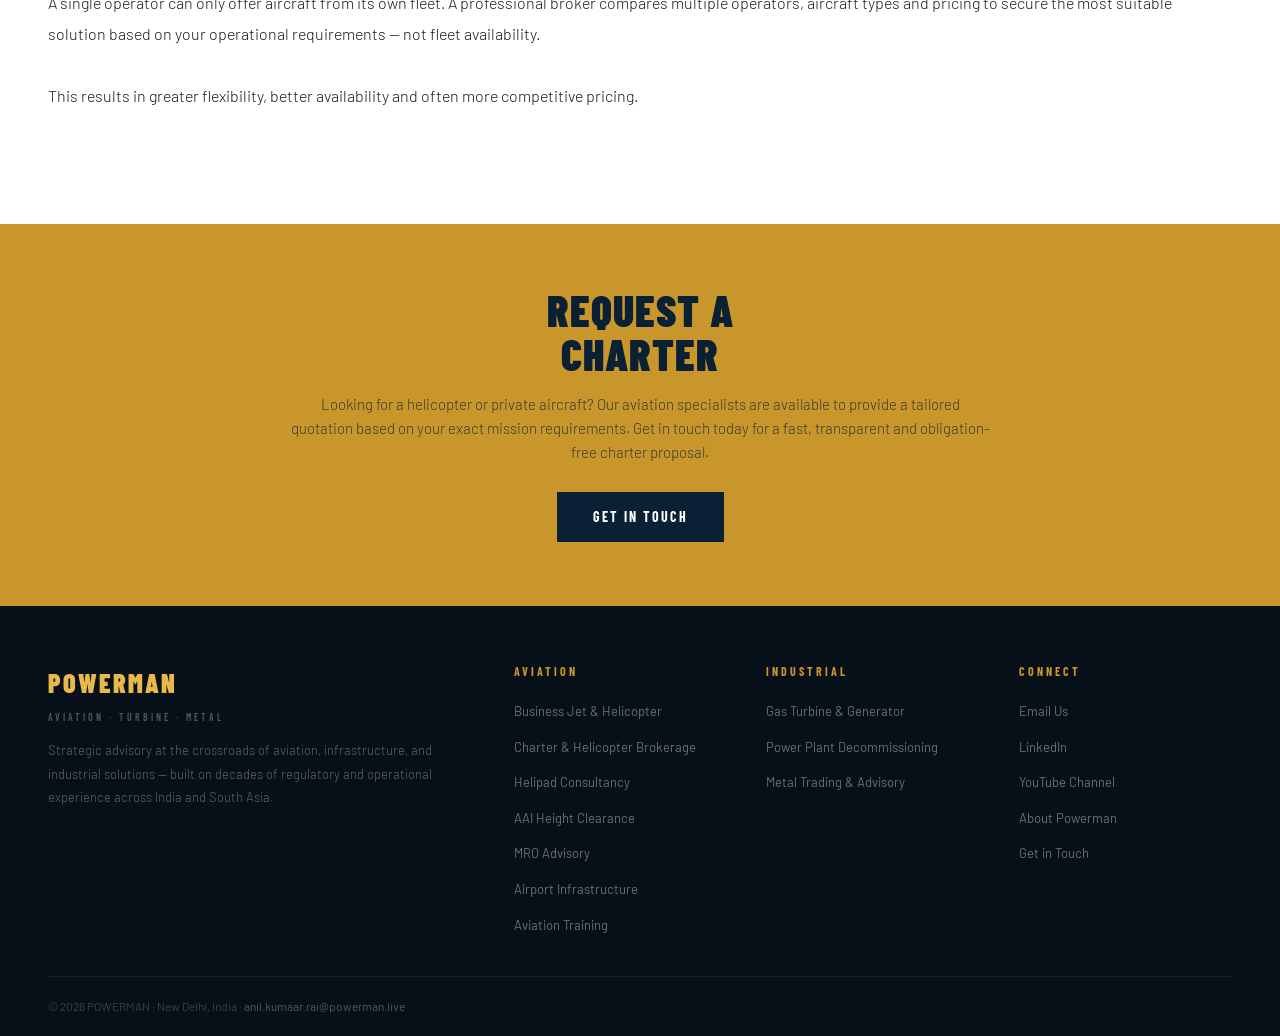
<file: charter-helicopter-brokerage.html>
<!DOCTYPE html>
<html lang="en">
<head>
<meta charset="UTF-8"/>
<meta name="viewport" content="width=device-width,initial-scale=1.0"/>
<title>Charter & Helicopter Brokerage Services India | Private Jet & Helicopter Charter | POWERMAN</title>
<meta name="description" content="POWERMAN's Aircraft Brokerage Division provides independent access to India's leading jet and helicopter operators — private jet charter, helicopter charter, corporate travel and emergency flights, pan-India."/>
<meta name="keywords" content="aircraft brokerage India, charter broker India, helicopter charter India, private jet charter India, corporate charter India, emergency medical evacuation flight India"/>
<link rel="canonical" href="https://www.powerman.live/charter-helicopter-brokerage.html"/>
<meta property="og:title" content="Charter & Helicopter Brokerage Services India | POWERMAN"/>
<meta property="og:description" content="Independent aircraft brokerage connecting you with India's leading jet and helicopter operators — competitive quotations, transparent pricing, pan-India availability."/>
<meta property="og:type" content="website"/>
<meta property="og:url" content="https://www.powerman.live/charter-helicopter-brokerage.html"/>
<meta property="og:image" content="https://www.powerman.live/aviation.jpg"/>
<link rel="icon" href="logo.png"/>
<link href="https://fonts.googleapis.com/css2?family=Barlow+Condensed:wght@400;600;700;800;900&family=Barlow:wght@300;400;500&display=swap" rel="stylesheet"/>
<link rel="stylesheet" href="powerman-service.css"/>
<style>
/* ── SERVICES GRID ── */
.scope-grid{display:grid;grid-template-columns:repeat(3,1fr);gap:2px;background:var(--light);margin-top:40px}
.scope-card{background:var(--white);padding:28px 24px}
.scope-title{font-family:'Barlow Condensed',sans-serif;font-size:16px;font-weight:800;text-transform:uppercase;color:var(--navy);letter-spacing:1px;margin-bottom:12px;padding-bottom:10px;border-bottom:2px solid var(--gold)}
.scope-desc{font-size:13px;color:var(--muted);line-height:1.8;font-weight:300}

/* ── PROCESS ── */
.process-section{background:var(--navy);padding:80px 48px}
.process-inner{max-width:700px;margin:0 auto;text-align:center}
.process-steps{display:flex;flex-direction:column;align-items:center;margin-top:40px;gap:0}
.process-step-box{background:rgba(200,150,42,0.08);border:1px solid rgba(200,150,42,0.25);padding:14px 32px;width:100%;max-width:460px;font-family:'Barlow Condensed',sans-serif;font-size:15px;font-weight:700;text-transform:uppercase;color:var(--white);letter-spacing:1px;text-align:center}
.process-step-box span{color:rgba(255,255,255,0.5);font-weight:400;text-transform:none;letter-spacing:0}
.process-arrow{font-size:18px;color:rgba(200,150,42,0.5);padding:6px 0}

@media(max-width:1024px){.scope-grid{grid-template-columns:repeat(2,1fr)}}
@media(max-width:768px){.process-section{padding:56px 24px}.scope-grid{grid-template-columns:1fr}}
</style>
</head>
<body>

<nav>
  <div class="nav-inner">
    <a href="index.html" class="nav-brand">
      <img src="logo.png" alt="POWERMAN"/>
      <div>
        <div class="nav-brand-name">POWERMAN</div>
        <div class="nav-brand-sub">Aviation · Turbine · Metal</div>
      </div>
    </a>
    <ul class="nav-links">
      <li><a href="index.html">Home</a></li>
      <li><a href="index.html#about">About</a></li>
      <li><a href="index.html#services" class="active">Services</a></li>
      <li><a href="index.html#experts">Experts</a></li>
      <li><a href="index.html#projects">Projects</a></li>
    </ul>
    <a href="index.html#contact" class="nav-cta">Get in Touch</a>
    <button class="hamburger" onclick="document.getElementById('mob').classList.toggle('open')" aria-label="Menu">
      <span></span><span></span><span></span>
    </button>
  </div>
  <div class="mobile-menu" id="mob">
    <a href="index.html">Home</a>
    <a href="index.html#about">About</a>
    <a href="index.html#services">Services</a>
    <a href="index.html#experts">Experts</a>
    <a href="index.html#contact">Contact</a>
  </div>
</nav>

<!-- PAGE HERO -->
<div class="page-hero">
  <div class="page-hero-img" style="background-image:url('aviation.jpg')"></div>
  <div class="page-hero-overlay"></div>
  <div class="page-hero-content">
    <a href="index.html#services" class="page-hero-back">← All Services</a>
    <div class="page-hero-tag">Brokerage · POWERMAN</div>
    <h1 class="page-hero-h1">CHARTER &<br>HELICOPTER<br><span>BROKERAGE</span></h1>
    <p class="page-hero-sub">Connecting you with the right aircraft. Anywhere. Anytime. — Independent, unbiased access to India's leading aircraft operators.</p>
  </div>
</div>

<!-- INTRO -->
<div class="page-body">
  <div class="two-col">
    <div>
      <div class="section-tag">Overview</div>
      <h2 class="section-h2">Independent Access to India's Leading Operators</h2>
      <div class="divider"></div>
      <p class="intro-text">Whether you require a helicopter for a remote project site, a business jet for executive travel, or a turboprop for regional connectivity, POWERMAN's Aircraft Brokerage Division provides unbiased access to India's leading aircraft operators.</p>
      <p class="intro-text">Unlike operators who promote only their own fleet, we work independently to source the most suitable aircraft based on your mission, budget, location and timeline.</p>
      <p class="intro-text" style="font-family:'Barlow Condensed',sans-serif;font-size:20px;font-weight:700;color:var(--navy);text-transform:uppercase;letter-spacing:1px">One Point of Contact. Multiple Operators. The Right Aircraft.</p>
    </div>
    <div>
      <div class="sidebar-card">
        <div class="sidebar-card-title">Why Choose Us</div>
        <ul class="sidebar-list">
          <li>Independent Brokerage Across Multiple Operators</li>
          <li>Competitive Quotations From Verified Operators</li>
          <li>Transparent Pricing, No Hidden Costs</li>
          <li>Pan-India Aircraft Availability</li>
          <li>Single Point of Contact — Enquiry to Completion</li>
          <li>Fast Response — Most Quotations Within Hours</li>
          <li>Domestic & International Charter Support</li>
          <li>24×7 Client Assistance</li>
        </ul>
      </div>
    </div>
  </div>
</div>

<!-- OUR SERVICES -->
<div class="page-body" style="padding-top:0">
  <div class="section-tag">What We Offer</div>
  <h2 class="section-h2">Our Services</h2>
  <div class="divider"></div>
  <div class="scope-grid">
    <div class="scope-card">
      <div class="scope-title">Private Jet Charter</div>
      <p class="scope-desc">Travel on your schedule with access to light jets, midsize jets and large cabin aircraft for business, leisure, medical and VIP travel.</p>
    </div>
    <div class="scope-card">
      <div class="scope-title">Helicopter Charter</div>
      <p class="scope-desc">From corporate travel and pilgrimage flights to aerial surveys, powerline inspections, emergency response and remote site access, we arrange helicopters across India.</p>
    </div>
    <div class="scope-card">
      <div class="scope-title">Aircraft Brokerage</div>
      <p class="scope-desc">Need an aircraft that isn't immediately available? Our brokerage team reaches out to multiple approved operators to identify the best available option, ensuring competitive pricing and operational flexibility.</p>
    </div>
    <div class="scope-card">
      <div class="scope-title">Corporate Travel Solutions</div>
      <p class="scope-desc">Dedicated charter support for corporations, government agencies, infrastructure companies, energy projects, mining, media, and event management firms.</p>
    </div>
    <div class="scope-card">
      <div class="scope-title">Emergency & Time-Critical Flights</div>
      <p class="scope-desc">Rapid mobilisation for medical evacuations, disaster response, urgent cargo, executive movements and critical business travel.</p>
    </div>
  </div>
</div>

<!-- AIRCRAFT & INDUSTRIES -->
<div class="page-body" style="padding-top:0">
  <div class="two-col" style="grid-template-columns:1fr 1fr">
    <div class="sidebar-card">
      <div class="sidebar-card-title">Aircraft We Can Arrange</div>
      <ul class="sidebar-list">
        <li>Single Engine Helicopters</li>
        <li>Twin Engine Helicopters</li>
        <li>Light Business Jets</li>
        <li>Midsize Jets</li>
        <li>Super Midsize Jets</li>
        <li>Heavy Business Jets</li>
        <li>Turboprop Aircraft</li>
        <li>Regional Airliners</li>
        <li>Cargo Aircraft</li>
      </ul>
    </div>
    <div class="sidebar-card">
      <div class="sidebar-card-title">Industries We Serve</div>
      <ul class="sidebar-list">
        <li>Power & Infrastructure</li>
        <li>Oil & Gas</li>
        <li>Mining</li>
        <li>Renewable Energy</li>
        <li>Government Agencies</li>
        <li>Film & Media</li>
        <li>Healthcare</li>
        <li>Tourism</li>
        <li>Corporate Houses</li>
        <li>High Net Worth Individuals</li>
      </ul>
    </div>
  </div>
</div>

<!-- PROCESS -->
<div class="process-section">
  <div class="process-inner">
    <div class="section-tag">Our Brokerage Process</div>
    <h2 class="section-h2 section-h2-white">From Requirement<br>To Wheels-Up</h2>
    <div class="divider" style="margin:20px auto 40px"></div>
    <div class="process-steps">
      <div class="process-step-box">01 · Share Your Requirement <span>— dates, passengers, destination, mission</span></div>
      <div class="process-arrow">↓</div>
      <div class="process-step-box">02 · Market Search <span>— we contact suitable operators across our network</span></div>
      <div class="process-arrow">↓</div>
      <div class="process-step-box">03 · Receive Multiple Options <span>— compare availability, pricing, specs</span></div>
      <div class="process-arrow">↓</div>
      <div class="process-step-box">04 · Confirm & Fly <span>— flight planning, permissions, ground handling</span></div>
    </div>
  </div>
</div>

<!-- WHY A BROKER -->
<div class="page-body">
  <div class="section-tag">The Broker Advantage</div>
  <h2 class="section-h2">Why Use a Broker Instead of One Operator?</h2>
  <div class="divider"></div>
  <p class="intro-text">A single operator can only offer aircraft from its own fleet. A professional broker compares multiple operators, aircraft types and pricing to secure the most suitable solution based on your operational requirements — not fleet availability.</p>
  <p class="intro-text">This results in greater flexibility, better availability and often more competitive pricing.</p>
</div>

<!-- CTA STRIP -->
<div class="cta-strip">
  <div class="cta-strip-inner">
    <h2 class="cta-h">REQUEST A<br>CHARTER</h2>
    <p class="cta-p">Looking for a helicopter or private aircraft? Our aviation specialists are available to provide a tailored quotation based on your exact mission requirements. Get in touch today for a fast, transparent and obligation-free charter proposal.</p>
    <a href="index.html#contact" class="btn-dark">Get in Touch</a>
  </div>
</div>

<!-- FOOTER -->
<footer>
  <div class="footer-inner">
    <div class="footer-top">
      <div>
        <div class="footer-brand-name">POWERMAN</div>
        <div class="footer-brand-sub">Aviation · Turbine · Metal</div>
        <p class="footer-brand-desc">Strategic advisory at the crossroads of aviation, infrastructure, and industrial solutions — built on decades of regulatory and operational experience across India and South Asia.</p>
      </div>
      <div>
        <div class="footer-col-title">Aviation</div>
        <ul class="footer-links">
          <li><a href="business-jet-advisory.html">Business Jet & Helicopter</a></li>
          <li><a href="charter-helicopter-brokerage.html">Charter & Helicopter Brokerage</a></li>
          <li><a href="helipad-consultancy.html">Helipad Consultancy</a></li>
          <li><a href="aai-height-clearance.html">AAI Height Clearance</a></li>
          <li><a href="mro-advisory.html">MRO Advisory</a></li>
          <li><a href="airport-infrastructure.html">Airport Infrastructure</a></li>
          <li><a href="technical-aviation-training.html">Aviation Training</a></li>
        </ul>
      </div>
      <div>
        <div class="footer-col-title">Industrial</div>
        <ul class="footer-links">
          <li><a href="gas-turbine-generator.html">Gas Turbine & Generator</a></li>
          <li><a href="power-plant-decommissioning.html">Power Plant Decommissioning</a></li>
          <li><a href="metal.html">Metal Trading & Advisory</a></li>
        </ul>
      </div>
      <div>
        <div class="footer-col-title">Connect</div>
        <ul class="footer-links">
          <li><a href="mailto:anil.kumaar.rai@powerman.live">Email Us</a></li>
          <li><a href="https://www.linkedin.com/in/anil-kumaar-rai-53050a17" target="_blank">LinkedIn</a></li>
          <li><a href="https://www.youtube.com/@Powermanaerovision" target="_blank">YouTube Channel</a></li>
          <li><a href="index.html#about">About Powerman</a></li>
          <li><a href="index.html#contact">Get in Touch</a></li>
        </ul>
      </div>
    </div>
    <div class="footer-bottom">
      <div class="footer-copy">© 2026 POWERMAN · New Delhi, India · <a href="mailto:anil.kumaar.rai@powerman.live">anil.kumaar.rai@powerman.live</a></div>
    </div>
  </div>
</footer>

</body>
</html>
</file>
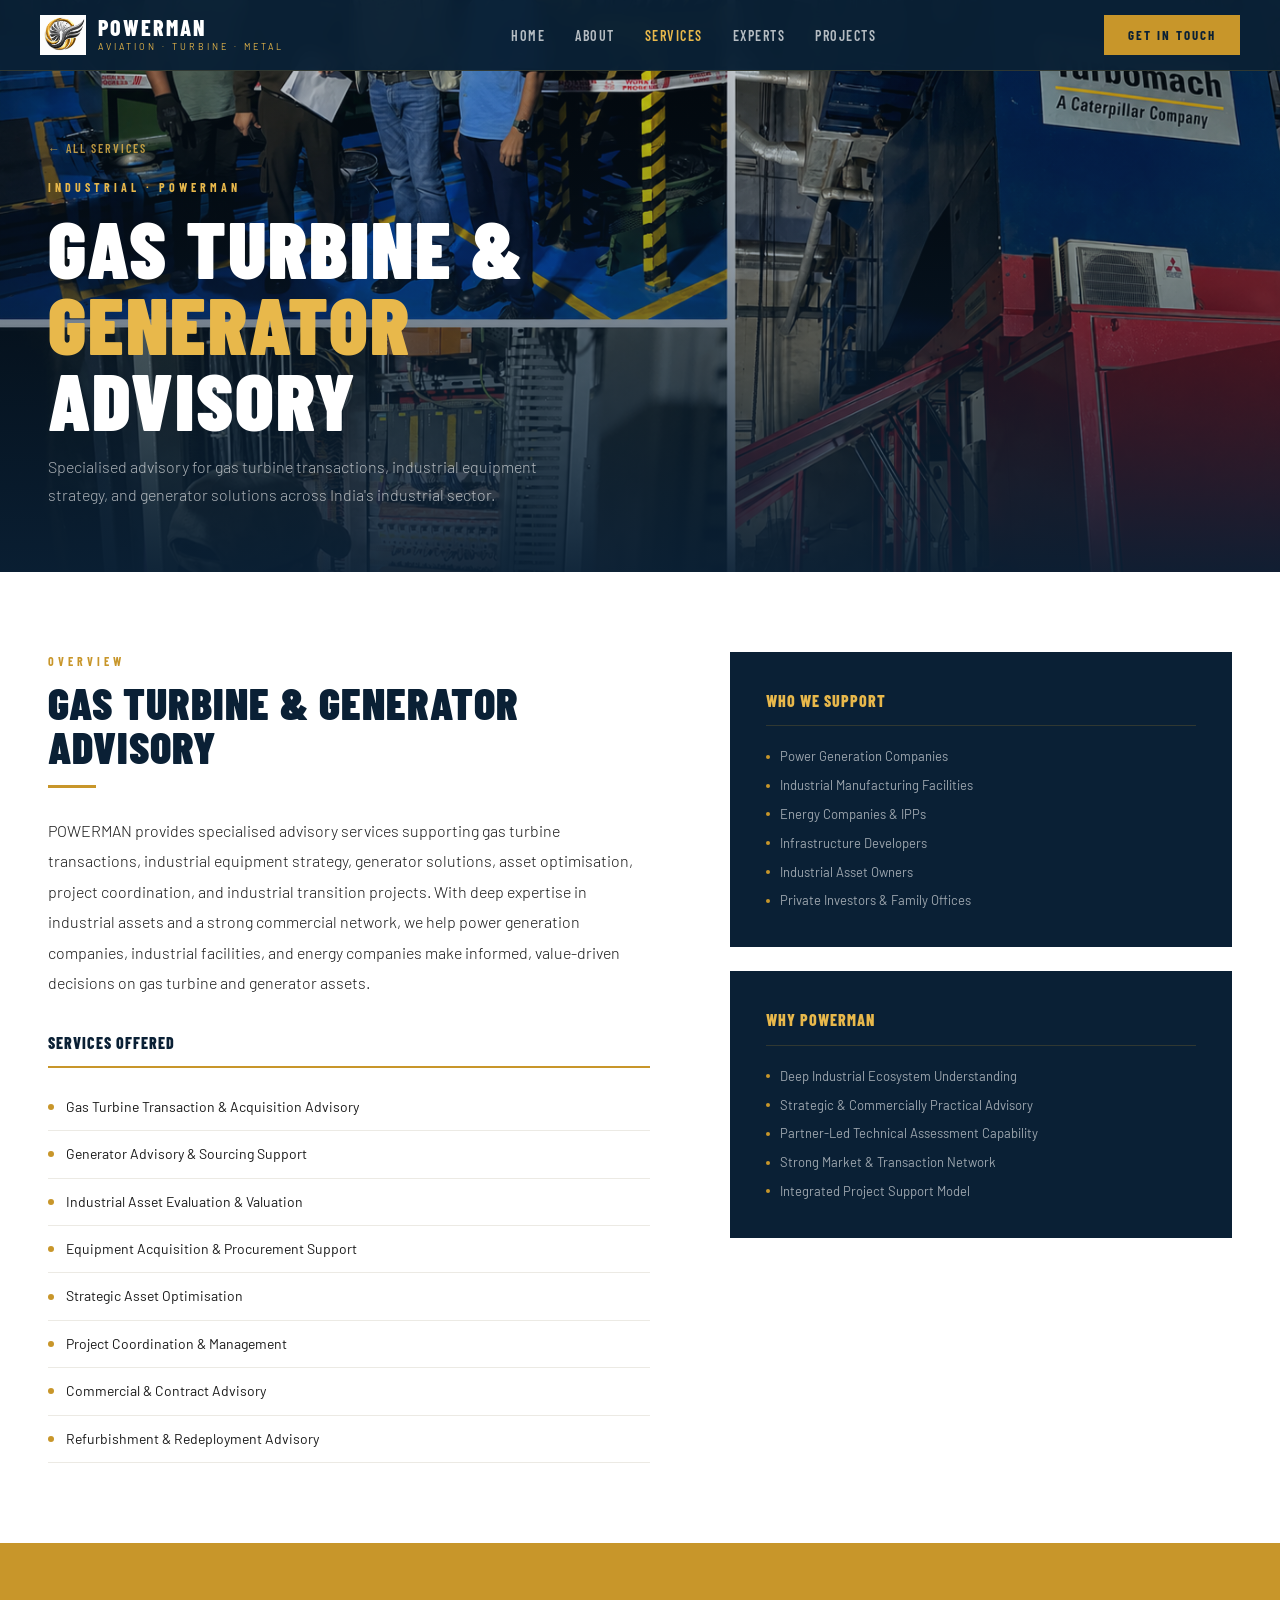
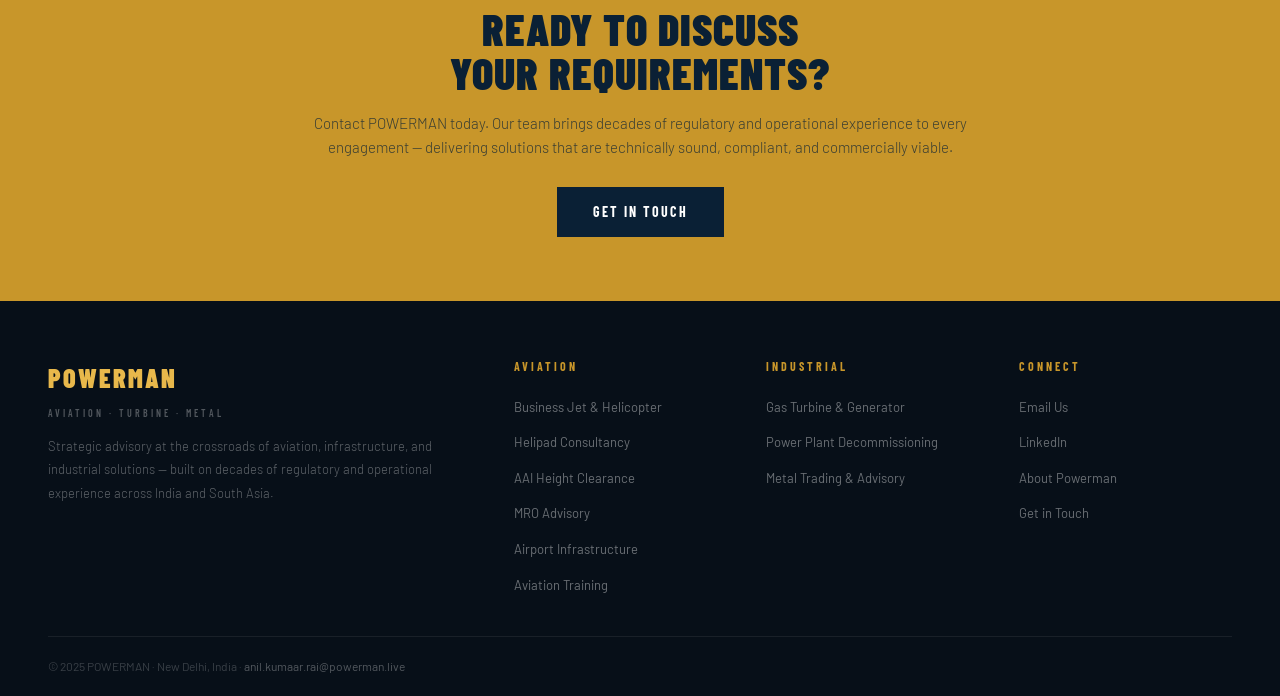
<file: gas-turbine-generator.html>
<!DOCTYPE html>
<html lang="en">
<head>
<meta charset="UTF-8"/>
<meta name="viewport" content="width=device-width,initial-scale=1.0"/>
<title>Gas Turbine & Generator Advisory India | Industrial Equipment | POWERMAN</title>
<meta property="og:title" content="Gas Turbine & Generator Advisory India | Industrial Equipment | POWERMAN"/>
<meta property="og:description" content="POWERMAN provides specialist gas turbine and generator advisory — asset evaluation, acquisition support, industrial equipment sourcing and strategic transaction advisory across India."/>
<meta property="og:type" content="website"/>
<meta property="og:url" content="https://www.powerman.live/gas-turbine-generator.html"/>
<meta property="og:image" content="https://www.powerman.live/logo.png"/>
<link rel="canonical" href="https://www.powerman.live/gas-turbine-generator.html"/>
<meta name="keywords" content="gas turbine advisory India, generator advisory India, industrial gas turbine India, gas turbine acquisition India, generator sourcing India, industrial equipment advisory India"/>
<meta name="description" content="POWERMAN provides specialist gas turbine and generator advisory — asset evaluation, acquisition support, industrial equipment sourcing and strategic transaction advisory across India."/>
<link rel="icon" href="logo.png"/>
<link href="https://fonts.googleapis.com/css2?family=Barlow+Condensed:wght@400;600;700;800;900&family=Barlow:wght@300;400;500&display=swap" rel="stylesheet"/>
<link rel="stylesheet" href="powerman-service.css"/>
</head>
<body>

<nav>
  <div class="nav-inner">
    <a href="index.html" class="nav-brand">
      <img src="logo.png" alt="POWERMAN"/>
      <div>
        <div class="nav-brand-name">POWERMAN</div>
        <div class="nav-brand-sub">Aviation · Turbine · Metal</div>
      </div>
    </a>
    <ul class="nav-links">
      <li><a href="index.html">Home</a></li>
      <li><a href="index.html#about">About</a></li>
      <li><a href="index.html#services" class="active">Services</a></li>
      <li><a href="index.html#experts">Experts</a></li>
      <li><a href="index.html#projects">Projects</a></li>
    </ul>
    <a href="index.html#contact" class="nav-cta">Get in Touch</a>
    <button class="hamburger" onclick="document.getElementById('mob').classList.toggle('open')" aria-label="Menu">
      <span></span><span></span><span></span>
    </button>
  </div>
  <div class="mobile-menu" id="mob">
    <a href="index.html">Home</a>
    <a href="index.html#about">About</a>
    <a href="index.html#services">Services</a>
    <a href="index.html#experts">Experts</a>
    <a href="index.html#contact">Contact</a>
  </div>
</nav>

<!-- PAGE HERO -->
<div class="page-hero">
  <div class="page-hero-img" style="background-image:url('gasturbine-banner.jpg')"></div>
  <div class="page-hero-overlay"></div>
  <div class="page-hero-content">
    <a href="index.html#services" class="page-hero-back">← All Services</a>
    <div class="page-hero-tag">Industrial · POWERMAN</div>
    <h1 class="page-hero-h1">GAS TURBINE &<br><span>GENERATOR</span><br>ADVISORY</h1>
    <p class="page-hero-sub">Specialised advisory for gas turbine transactions, industrial equipment strategy, and generator solutions across India's industrial sector.</p>
  </div>
</div>

<!-- PAGE BODY -->
<div class="page-body">
  <div class="two-col">
    <div>
      <div class="section-tag">Overview</div>
      <h2 class="section-h2">GAS TURBINE & GENERATOR ADVISORY</h2>
      <div class="divider"></div>
      <p class="intro-text">POWERMAN provides specialised advisory services supporting gas turbine transactions, industrial equipment strategy, generator solutions, asset optimisation, project coordination, and industrial transition projects. With deep expertise in industrial assets and a strong commercial network, we help power generation companies, industrial facilities, and energy companies make informed, value-driven decisions on gas turbine and generator assets.</p>

      <div class="service-list-title">Services Offered</div>
      <ul class="service-list">
        <li>Gas Turbine Transaction & Acquisition Advisory</li>
<li>Generator Advisory & Sourcing Support</li>
<li>Industrial Asset Evaluation & Valuation</li>
<li>Equipment Acquisition & Procurement Support</li>
<li>Strategic Asset Optimisation</li>
<li>Project Coordination & Management</li>
<li>Commercial & Contract Advisory</li>
<li>Refurbishment & Redeployment Advisory</li>
      </ul>
    </div>

    <div>
      <div class="sidebar-card">
        <div class="sidebar-card-title">Who We Support</div>
        <ul class="sidebar-list">
          <li>Power Generation Companies</li>
<li>Industrial Manufacturing Facilities</li>
<li>Energy Companies & IPPs</li>
<li>Infrastructure Developers</li>
<li>Industrial Asset Owners</li>
<li>Private Investors & Family Offices</li>
        </ul>
      </div>
      <div class="sidebar-card">
        <div class="sidebar-card-title">Why POWERMAN</div>
        <ul class="sidebar-list">
          <li>Deep Industrial Ecosystem Understanding</li>
<li>Strategic & Commercially Practical Advisory</li>
<li>Partner-Led Technical Assessment Capability</li>
<li>Strong Market & Transaction Network</li>
<li>Integrated Project Support Model</li>
        </ul>
      </div>
    </div>
  </div>
</div>

<!-- CTA STRIP -->
<div class="cta-strip">
  <div class="cta-strip-inner">
    <h2 class="cta-h">READY TO DISCUSS<br>YOUR REQUIREMENTS?</h2>
    <p class="cta-p">Contact POWERMAN today. Our team brings decades of regulatory and operational experience to every engagement — delivering solutions that are technically sound, compliant, and commercially viable.</p>
    <a href="index.html#contact" class="btn-dark">Get in Touch</a>
  </div>
</div>

<!-- FOOTER -->
<footer>
  <div class="footer-inner">
    <div class="footer-top">
      <div>
        <div class="footer-brand-name">POWERMAN</div>
        <div class="footer-brand-sub">Aviation · Turbine · Metal</div>
        <p class="footer-brand-desc">Strategic advisory at the crossroads of aviation, infrastructure, and industrial solutions — built on decades of regulatory and operational experience across India and South Asia.</p>
      </div>
      <div>
        <div class="footer-col-title">Aviation</div>
        <ul class="footer-links">
          <li><a href="business-jet-advisory.html">Business Jet & Helicopter</a></li>
          <li><a href="helipad-consultancy.html">Helipad Consultancy</a></li>
          <li><a href="aai-height-clearance.html">AAI Height Clearance</a></li>
          <li><a href="mro-advisory.html">MRO Advisory</a></li>
          <li><a href="airport-infrastructure.html">Airport Infrastructure</a></li>
          <li><a href="technical-aviation-training.html">Aviation Training</a></li>
        </ul>
      </div>
      <div>
        <div class="footer-col-title">Industrial</div>
        <ul class="footer-links">
          <li><a href="gas-turbine-generator.html">Gas Turbine & Generator</a></li>
          <li><a href="power-plant-decommissioning.html">Power Plant Decommissioning</a></li>
          <li><a href="metal.html">Metal Trading & Advisory</a></li>
        </ul>
      </div>
      <div>
        <div class="footer-col-title">Connect</div>
        <ul class="footer-links">
          <li><a href="mailto:anil.kumaar.rai@powerman.live">Email Us</a></li>
          <li><a href="https://www.linkedin.com/in/anil-kumaar-rai-53050a17" target="_blank">LinkedIn</a></li>
          <li><a href="index.html#about">About Powerman</a></li>
          <li><a href="index.html#contact">Get in Touch</a></li>
        </ul>
      </div>
    </div>
    <div class="footer-bottom">
      <div class="footer-copy">© 2025 POWERMAN · New Delhi, India · <a href="mailto:anil.kumaar.rai@powerman.live">anil.kumaar.rai@powerman.live</a></div>
    </div>
  </div>
</footer>

</body>
</html>
</file>
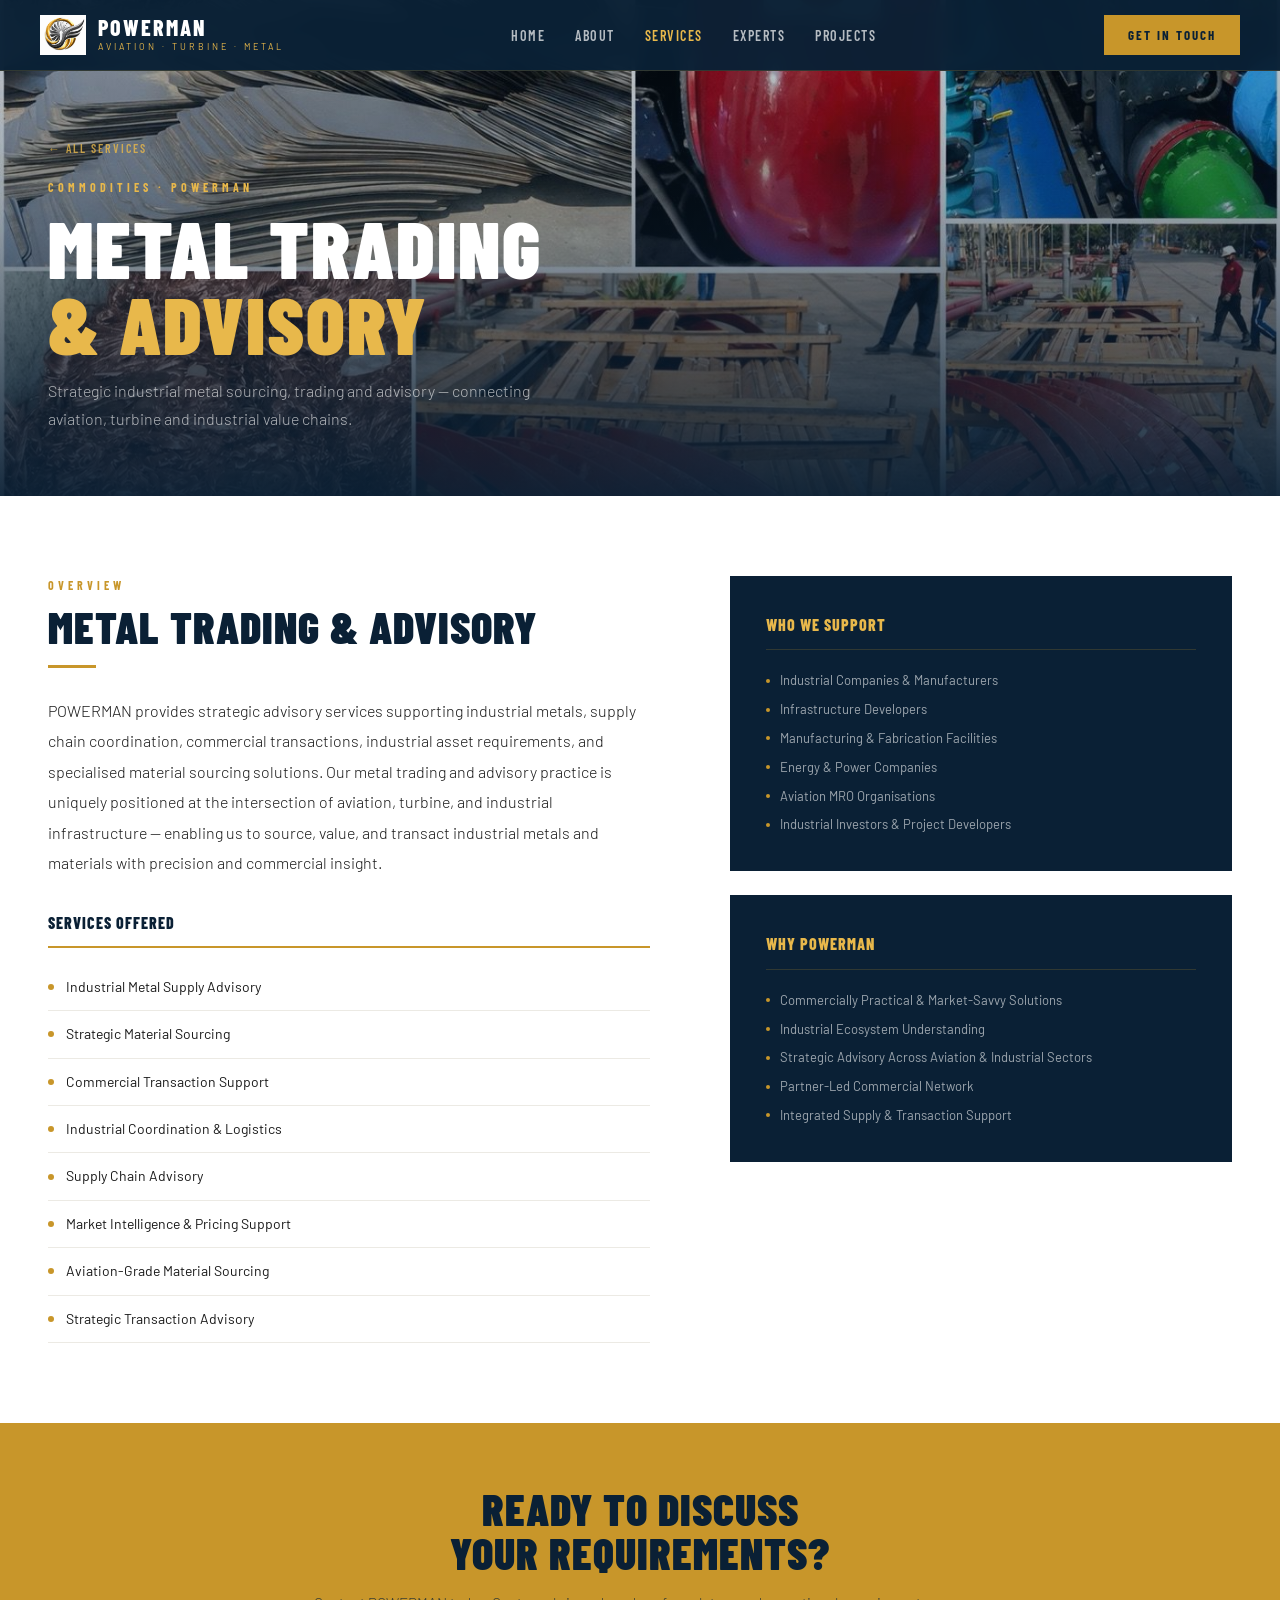
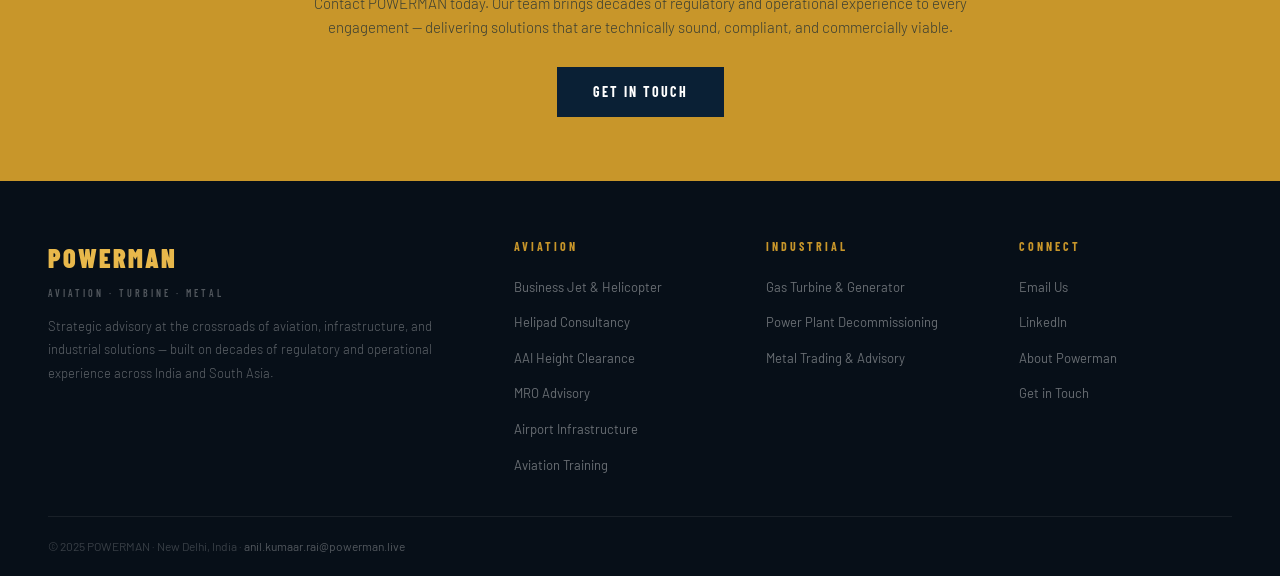
<file: metal.html>
<!DOCTYPE html>
<html lang="en">
<head>
<meta charset="UTF-8"/>
<meta name="viewport" content="width=device-width,initial-scale=1.0"/>
<title>Industrial Metal Trading & Advisory India | POWERMAN</title>
<meta property="og:title" content="Industrial Metal Trading & Advisory India | POWERMAN"/>
<meta property="og:description" content="POWERMAN provides strategic industrial metal sourcing, trading and advisory — connecting aviation, turbine and industrial value chains with specialist supply and commercial transaction support across India."/>
<meta property="og:type" content="website"/>
<meta property="og:url" content="https://www.powerman.live/metal.html"/>
<meta property="og:image" content="https://www.powerman.live/logo.png"/>
<link rel="canonical" href="https://www.powerman.live/metal.html"/>
<meta name="keywords" content="industrial metal trading India, metal sourcing India, aviation metal supply India, industrial scrap advisory India, metal trading advisory India, strategic metal sourcing India"/>
<meta name="description" content="POWERMAN provides strategic industrial metal sourcing, trading and advisory — connecting aviation, turbine and industrial value chains with specialist supply and commercial transaction support across India."/>
<link rel="icon" href="logo.png"/>
<link href="https://fonts.googleapis.com/css2?family=Barlow+Condensed:wght@400;600;700;800;900&family=Barlow:wght@300;400;500&display=swap" rel="stylesheet"/>
<link rel="stylesheet" href="powerman-service.css"/>
</head>
<body>

<nav>
  <div class="nav-inner">
    <a href="index.html" class="nav-brand">
      <img src="logo.png" alt="POWERMAN"/>
      <div>
        <div class="nav-brand-name">POWERMAN</div>
        <div class="nav-brand-sub">Aviation · Turbine · Metal</div>
      </div>
    </a>
    <ul class="nav-links">
      <li><a href="index.html">Home</a></li>
      <li><a href="index.html#about">About</a></li>
      <li><a href="index.html#services" class="active">Services</a></li>
      <li><a href="index.html#experts">Experts</a></li>
      <li><a href="index.html#projects">Projects</a></li>
    </ul>
    <a href="index.html#contact" class="nav-cta">Get in Touch</a>
    <button class="hamburger" onclick="document.getElementById('mob').classList.toggle('open')" aria-label="Menu">
      <span></span><span></span><span></span>
    </button>
  </div>
  <div class="mobile-menu" id="mob">
    <a href="index.html">Home</a>
    <a href="index.html#about">About</a>
    <a href="index.html#services">Services</a>
    <a href="index.html#experts">Experts</a>
    <a href="index.html#contact">Contact</a>
  </div>
</nav>

<!-- PAGE HERO -->
<div class="page-hero">
  <div class="page-hero-img" style="background-image:url('metal-banner.jpg')"></div>
  <div class="page-hero-overlay"></div>
  <div class="page-hero-content">
    <a href="index.html#services" class="page-hero-back">← All Services</a>
    <div class="page-hero-tag">Commodities · POWERMAN</div>
    <h1 class="page-hero-h1">METAL TRADING<br><span>& ADVISORY</span></h1>
    <p class="page-hero-sub">Strategic industrial metal sourcing, trading and advisory — connecting aviation, turbine and industrial value chains.</p>
  </div>
</div>

<!-- PAGE BODY -->
<div class="page-body">
  <div class="two-col">
    <div>
      <div class="section-tag">Overview</div>
      <h2 class="section-h2">METAL TRADING & ADVISORY</h2>
      <div class="divider"></div>
      <p class="intro-text">POWERMAN provides strategic advisory services supporting industrial metals, supply chain coordination, commercial transactions, industrial asset requirements, and specialised material sourcing solutions. Our metal trading and advisory practice is uniquely positioned at the intersection of aviation, turbine, and industrial infrastructure — enabling us to source, value, and transact industrial metals and materials with precision and commercial insight.</p>

      <div class="service-list-title">Services Offered</div>
      <ul class="service-list">
        <li>Industrial Metal Supply Advisory</li>
<li>Strategic Material Sourcing</li>
<li>Commercial Transaction Support</li>
<li>Industrial Coordination & Logistics</li>
<li>Supply Chain Advisory</li>
<li>Market Intelligence & Pricing Support</li>
<li>Aviation-Grade Material Sourcing</li>
<li>Strategic Transaction Advisory</li>
      </ul>
    </div>

    <div>
      <div class="sidebar-card">
        <div class="sidebar-card-title">Who We Support</div>
        <ul class="sidebar-list">
          <li>Industrial Companies & Manufacturers</li>
<li>Infrastructure Developers</li>
<li>Manufacturing & Fabrication Facilities</li>
<li>Energy & Power Companies</li>
<li>Aviation MRO Organisations</li>
<li>Industrial Investors & Project Developers</li>
        </ul>
      </div>
      <div class="sidebar-card">
        <div class="sidebar-card-title">Why POWERMAN</div>
        <ul class="sidebar-list">
          <li>Commercially Practical & Market-Savvy Solutions</li>
<li>Industrial Ecosystem Understanding</li>
<li>Strategic Advisory Across Aviation & Industrial Sectors</li>
<li>Partner-Led Commercial Network</li>
<li>Integrated Supply & Transaction Support</li>
        </ul>
      </div>
    </div>
  </div>
</div>

<!-- CTA STRIP -->
<div class="cta-strip">
  <div class="cta-strip-inner">
    <h2 class="cta-h">READY TO DISCUSS<br>YOUR REQUIREMENTS?</h2>
    <p class="cta-p">Contact POWERMAN today. Our team brings decades of regulatory and operational experience to every engagement — delivering solutions that are technically sound, compliant, and commercially viable.</p>
    <a href="index.html#contact" class="btn-dark">Get in Touch</a>
  </div>
</div>

<!-- FOOTER -->
<footer>
  <div class="footer-inner">
    <div class="footer-top">
      <div>
        <div class="footer-brand-name">POWERMAN</div>
        <div class="footer-brand-sub">Aviation · Turbine · Metal</div>
        <p class="footer-brand-desc">Strategic advisory at the crossroads of aviation, infrastructure, and industrial solutions — built on decades of regulatory and operational experience across India and South Asia.</p>
      </div>
      <div>
        <div class="footer-col-title">Aviation</div>
        <ul class="footer-links">
          <li><a href="business-jet-advisory.html">Business Jet & Helicopter</a></li>
          <li><a href="helipad-consultancy.html">Helipad Consultancy</a></li>
          <li><a href="aai-height-clearance.html">AAI Height Clearance</a></li>
          <li><a href="mro-advisory.html">MRO Advisory</a></li>
          <li><a href="airport-infrastructure.html">Airport Infrastructure</a></li>
          <li><a href="technical-aviation-training.html">Aviation Training</a></li>
        </ul>
      </div>
      <div>
        <div class="footer-col-title">Industrial</div>
        <ul class="footer-links">
          <li><a href="gas-turbine-generator.html">Gas Turbine & Generator</a></li>
          <li><a href="power-plant-decommissioning.html">Power Plant Decommissioning</a></li>
          <li><a href="metal.html">Metal Trading & Advisory</a></li>
        </ul>
      </div>
      <div>
        <div class="footer-col-title">Connect</div>
        <ul class="footer-links">
          <li><a href="mailto:anil.kumaar.rai@powerman.live">Email Us</a></li>
          <li><a href="https://www.linkedin.com/in/anil-kumaar-rai-53050a17" target="_blank">LinkedIn</a></li>
          <li><a href="index.html#about">About Powerman</a></li>
          <li><a href="index.html#contact">Get in Touch</a></li>
        </ul>
      </div>
    </div>
    <div class="footer-bottom">
      <div class="footer-copy">© 2025 POWERMAN · New Delhi, India · <a href="mailto:anil.kumaar.rai@powerman.live">anil.kumaar.rai@powerman.live</a></div>
    </div>
  </div>
</footer>

</body>
</html>
</file>
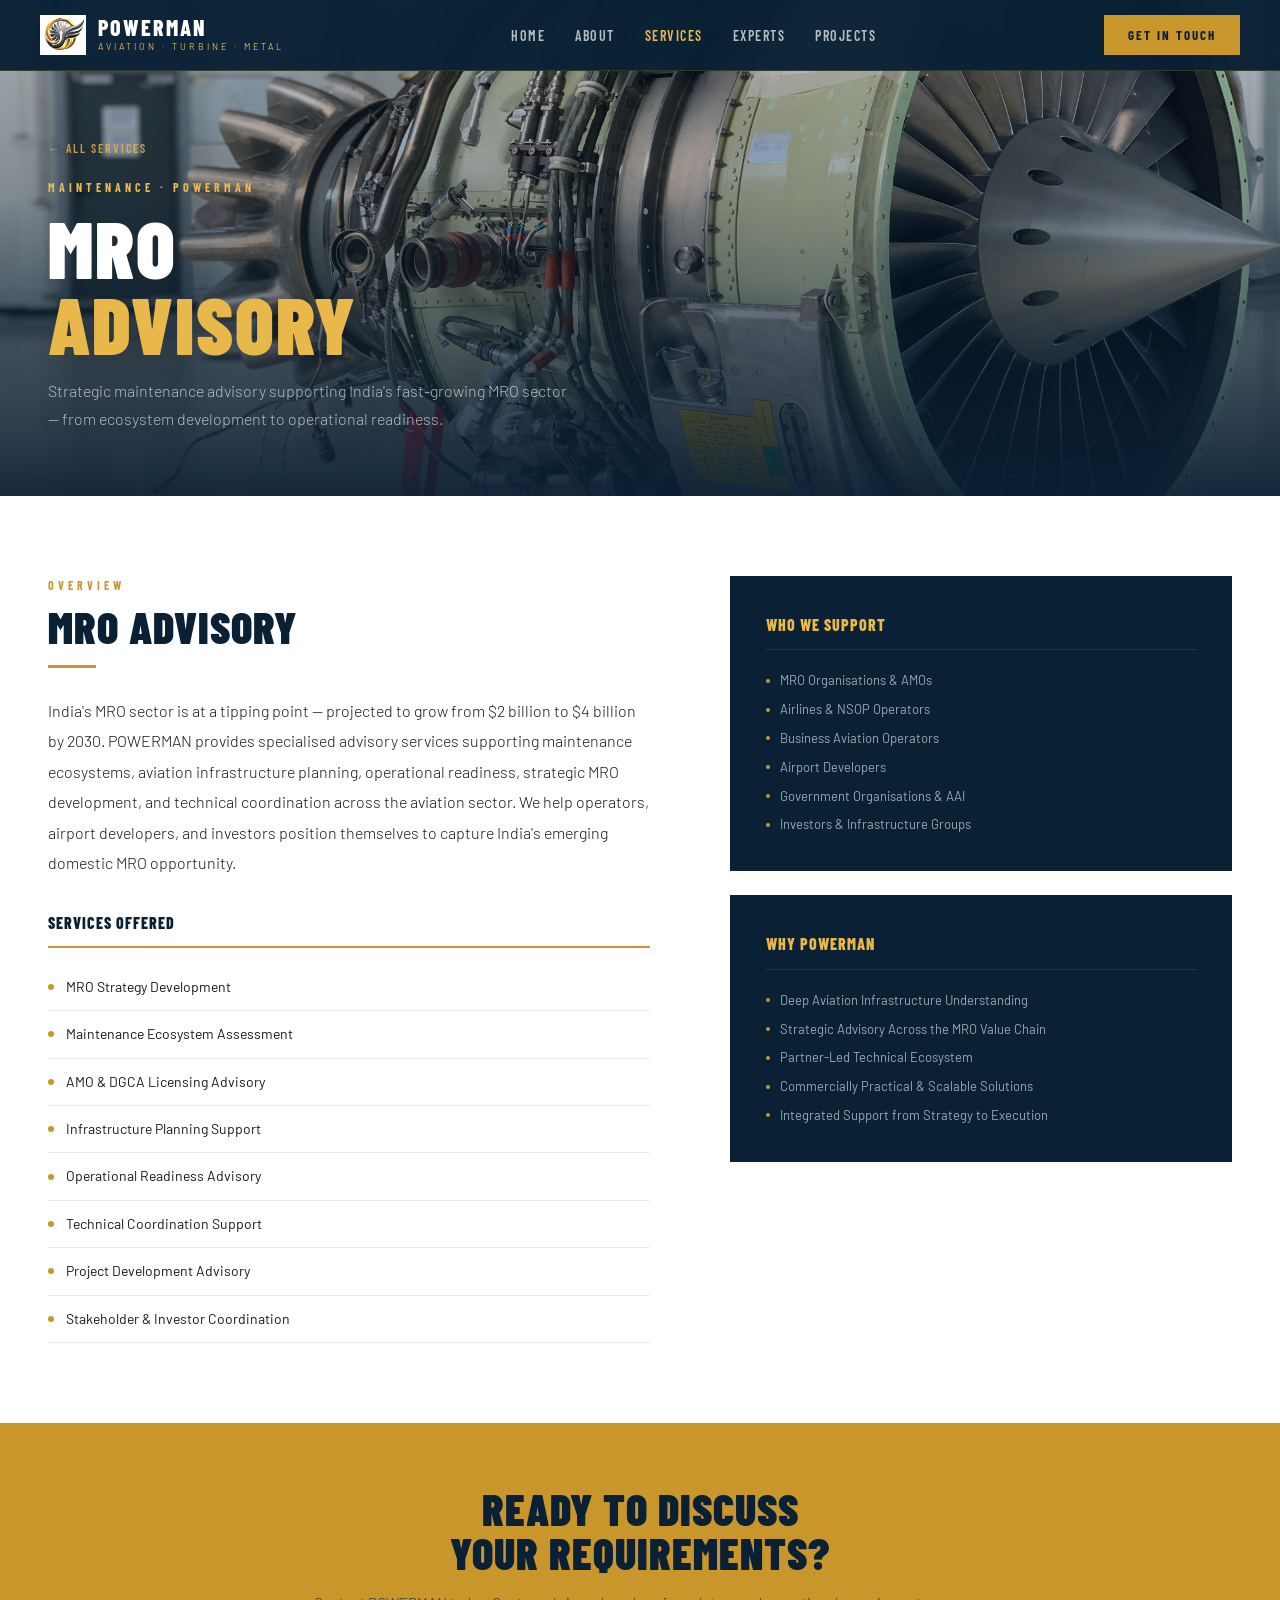
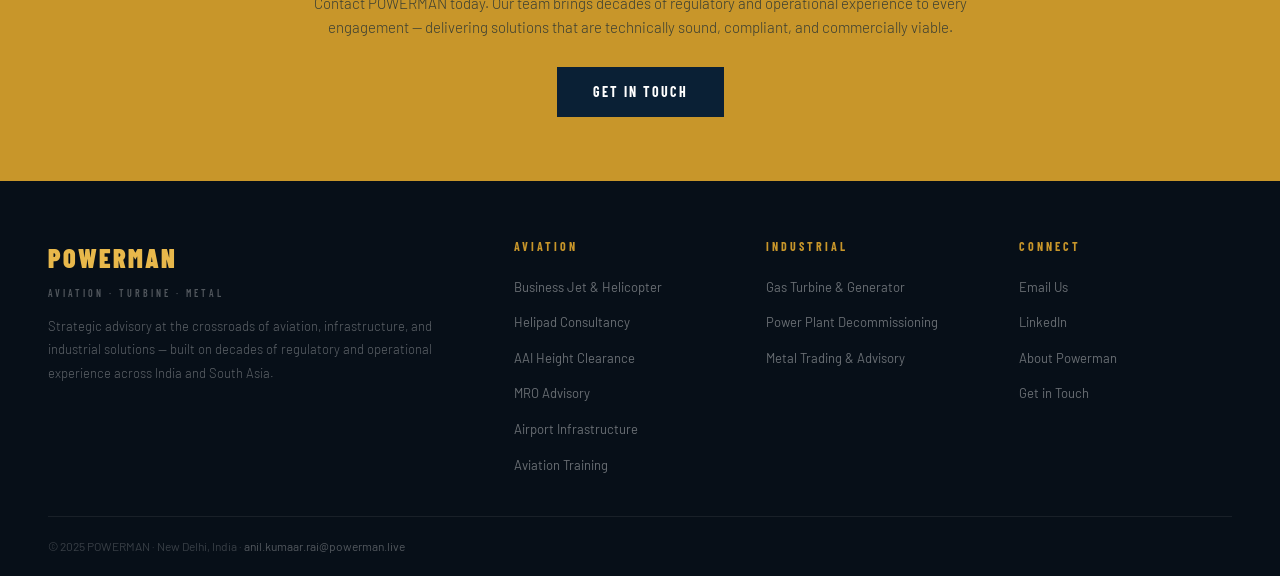
<file: mro-advisory.html>
<!DOCTYPE html>
<html lang="en">
<head>
<meta charset="UTF-8"/>
<meta name="viewport" content="width=device-width,initial-scale=1.0"/>
<title>MRO Advisory India | Aviation Maintenance Strategy | POWERMAN</title>
<meta property="og:title" content="MRO Advisory India | Aviation Maintenance Strategy | POWERMAN"/>
<meta property="og:description" content="POWERMAN delivers strategic MRO advisory services across India — maintenance ecosystem development, AMO licensing, operational readiness, and MRO infrastructure planning for airlines and operators."/>
<meta property="og:type" content="website"/>
<meta property="og:url" content="https://www.powerman.live/mro-advisory.html"/>
<meta property="og:image" content="https://www.powerman.live/logo.png"/>
<link rel="canonical" href="https://www.powerman.live/mro-advisory.html"/>
<meta name="keywords" content="MRO advisory India, aviation maintenance India, AMO licensing India, MRO strategy India, aircraft maintenance consultant India, MRO infrastructure India"/>
<meta name="description" content="POWERMAN delivers strategic MRO advisory services across India — maintenance ecosystem development, AMO licensing, operational readiness, and MRO infrastructure planning for airlines and operators."/>
<link rel="icon" href="logo.png"/>
<link href="https://fonts.googleapis.com/css2?family=Barlow+Condensed:wght@400;600;700;800;900&family=Barlow:wght@300;400;500&display=swap" rel="stylesheet"/>
<link rel="stylesheet" href="powerman-service.css"/>
</head>
<body>

<nav>
  <div class="nav-inner">
    <a href="index.html" class="nav-brand">
      <img src="logo.png" alt="POWERMAN"/>
      <div>
        <div class="nav-brand-name">POWERMAN</div>
        <div class="nav-brand-sub">Aviation · Turbine · Metal</div>
      </div>
    </a>
    <ul class="nav-links">
      <li><a href="index.html">Home</a></li>
      <li><a href="index.html#about">About</a></li>
      <li><a href="index.html#services" class="active">Services</a></li>
      <li><a href="index.html#experts">Experts</a></li>
      <li><a href="index.html#projects">Projects</a></li>
    </ul>
    <a href="index.html#contact" class="nav-cta">Get in Touch</a>
    <button class="hamburger" onclick="document.getElementById('mob').classList.toggle('open')" aria-label="Menu">
      <span></span><span></span><span></span>
    </button>
  </div>
  <div class="mobile-menu" id="mob">
    <a href="index.html">Home</a>
    <a href="index.html#about">About</a>
    <a href="index.html#services">Services</a>
    <a href="index.html#experts">Experts</a>
    <a href="index.html#contact">Contact</a>
  </div>
</nav>

<!-- PAGE HERO -->
<div class="page-hero">
  <div class="page-hero-img" style="background-image:url('mro-banner.jpg')"></div>
  <div class="page-hero-overlay"></div>
  <div class="page-hero-content">
    <a href="index.html#services" class="page-hero-back">← All Services</a>
    <div class="page-hero-tag">Maintenance · POWERMAN</div>
    <h1 class="page-hero-h1">MRO<br><span>ADVISORY</span></h1>
    <p class="page-hero-sub">Strategic maintenance advisory supporting India's fast-growing MRO sector — from ecosystem development to operational readiness.</p>
  </div>
</div>

<!-- PAGE BODY -->
<div class="page-body">
  <div class="two-col">
    <div>
      <div class="section-tag">Overview</div>
      <h2 class="section-h2">MRO ADVISORY</h2>
      <div class="divider"></div>
      <p class="intro-text">India's MRO sector is at a tipping point — projected to grow from $2 billion to $4 billion by 2030. POWERMAN provides specialised advisory services supporting maintenance ecosystems, aviation infrastructure planning, operational readiness, strategic MRO development, and technical coordination across the aviation sector. We help operators, airport developers, and investors position themselves to capture India's emerging domestic MRO opportunity.</p>

      <div class="service-list-title">Services Offered</div>
      <ul class="service-list">
        <li>MRO Strategy Development</li>
<li>Maintenance Ecosystem Assessment</li>
<li>AMO & DGCA Licensing Advisory</li>
<li>Infrastructure Planning Support</li>
<li>Operational Readiness Advisory</li>
<li>Technical Coordination Support</li>
<li>Project Development Advisory</li>
<li>Stakeholder & Investor Coordination</li>
      </ul>
    </div>

    <div>
      <div class="sidebar-card">
        <div class="sidebar-card-title">Who We Support</div>
        <ul class="sidebar-list">
          <li>MRO Organisations & AMOs</li>
<li>Airlines & NSOP Operators</li>
<li>Business Aviation Operators</li>
<li>Airport Developers</li>
<li>Government Organisations & AAI</li>
<li>Investors & Infrastructure Groups</li>
        </ul>
      </div>
      <div class="sidebar-card">
        <div class="sidebar-card-title">Why POWERMAN</div>
        <ul class="sidebar-list">
          <li>Deep Aviation Infrastructure Understanding</li>
<li>Strategic Advisory Across the MRO Value Chain</li>
<li>Partner-Led Technical Ecosystem</li>
<li>Commercially Practical & Scalable Solutions</li>
<li>Integrated Support from Strategy to Execution</li>
        </ul>
      </div>
    </div>
  </div>
</div>

<!-- CTA STRIP -->
<div class="cta-strip">
  <div class="cta-strip-inner">
    <h2 class="cta-h">READY TO DISCUSS<br>YOUR REQUIREMENTS?</h2>
    <p class="cta-p">Contact POWERMAN today. Our team brings decades of regulatory and operational experience to every engagement — delivering solutions that are technically sound, compliant, and commercially viable.</p>
    <a href="index.html#contact" class="btn-dark">Get in Touch</a>
  </div>
</div>

<!-- FOOTER -->
<footer>
  <div class="footer-inner">
    <div class="footer-top">
      <div>
        <div class="footer-brand-name">POWERMAN</div>
        <div class="footer-brand-sub">Aviation · Turbine · Metal</div>
        <p class="footer-brand-desc">Strategic advisory at the crossroads of aviation, infrastructure, and industrial solutions — built on decades of regulatory and operational experience across India and South Asia.</p>
      </div>
      <div>
        <div class="footer-col-title">Aviation</div>
        <ul class="footer-links">
          <li><a href="business-jet-advisory.html">Business Jet & Helicopter</a></li>
          <li><a href="helipad-consultancy.html">Helipad Consultancy</a></li>
          <li><a href="aai-height-clearance.html">AAI Height Clearance</a></li>
          <li><a href="mro-advisory.html">MRO Advisory</a></li>
          <li><a href="airport-infrastructure.html">Airport Infrastructure</a></li>
          <li><a href="technical-aviation-training.html">Aviation Training</a></li>
        </ul>
      </div>
      <div>
        <div class="footer-col-title">Industrial</div>
        <ul class="footer-links">
          <li><a href="gas-turbine-generator.html">Gas Turbine & Generator</a></li>
          <li><a href="power-plant-decommissioning.html">Power Plant Decommissioning</a></li>
          <li><a href="metal.html">Metal Trading & Advisory</a></li>
        </ul>
      </div>
      <div>
        <div class="footer-col-title">Connect</div>
        <ul class="footer-links">
          <li><a href="mailto:anil.kumaar.rai@powerman.live">Email Us</a></li>
          <li><a href="https://www.linkedin.com/in/anil-kumaar-rai-53050a17" target="_blank">LinkedIn</a></li>
          <li><a href="index.html#about">About Powerman</a></li>
          <li><a href="index.html#contact">Get in Touch</a></li>
        </ul>
      </div>
    </div>
    <div class="footer-bottom">
      <div class="footer-copy">© 2025 POWERMAN · New Delhi, India · <a href="mailto:anil.kumaar.rai@powerman.live">anil.kumaar.rai@powerman.live</a></div>
    </div>
  </div>
</footer>

</body>
</html>
</file>
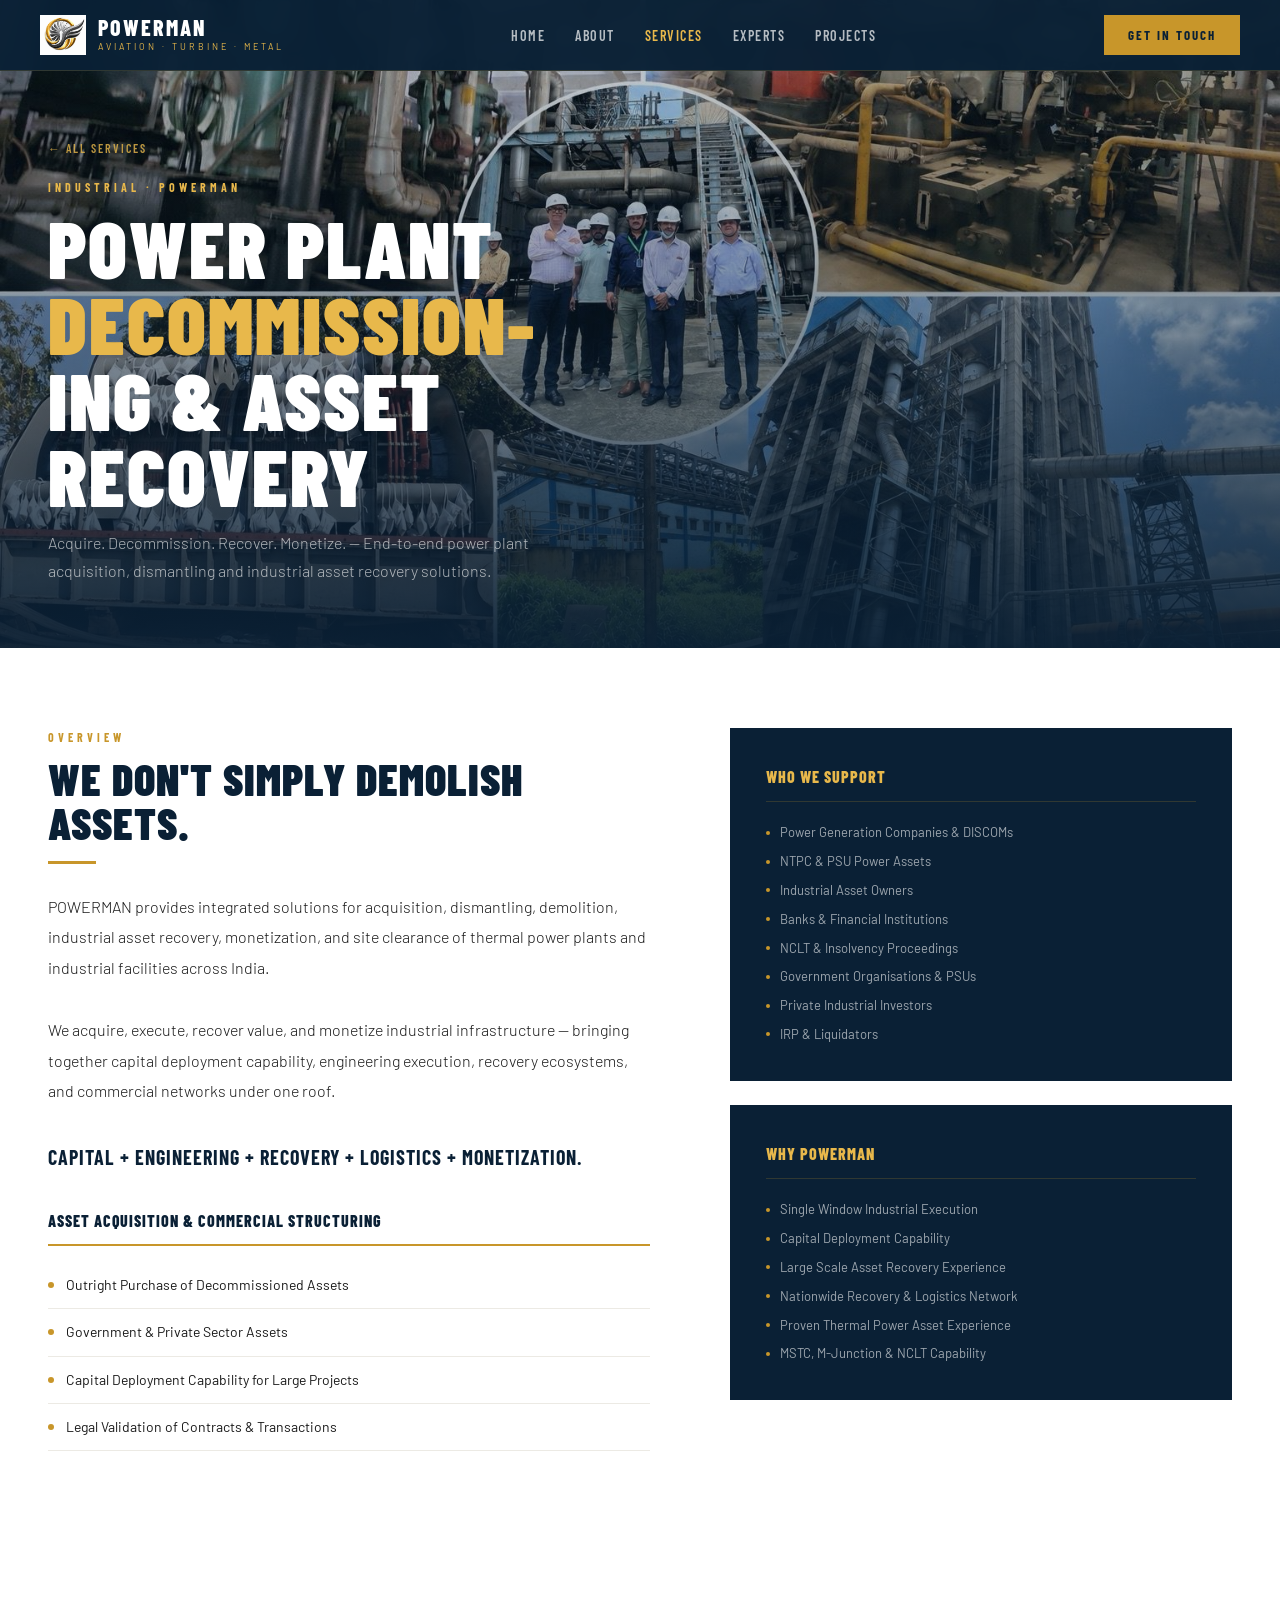
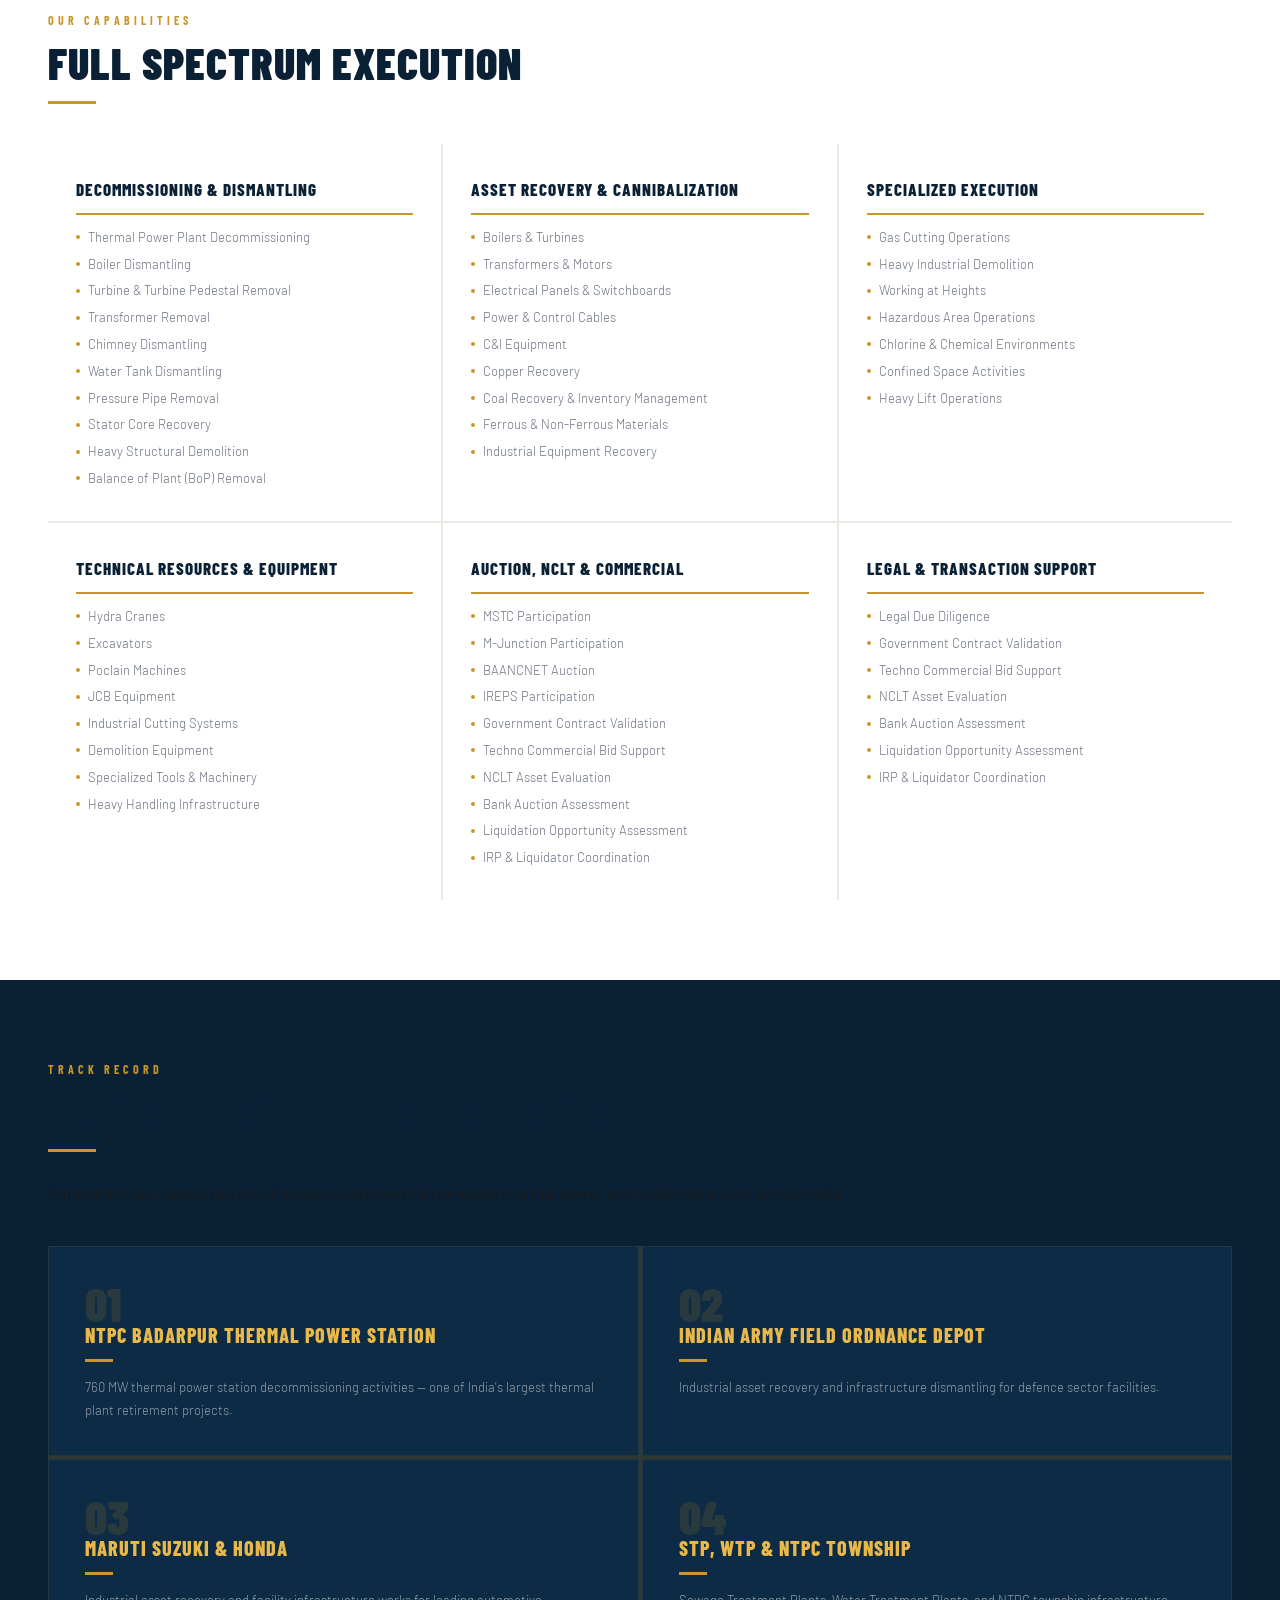
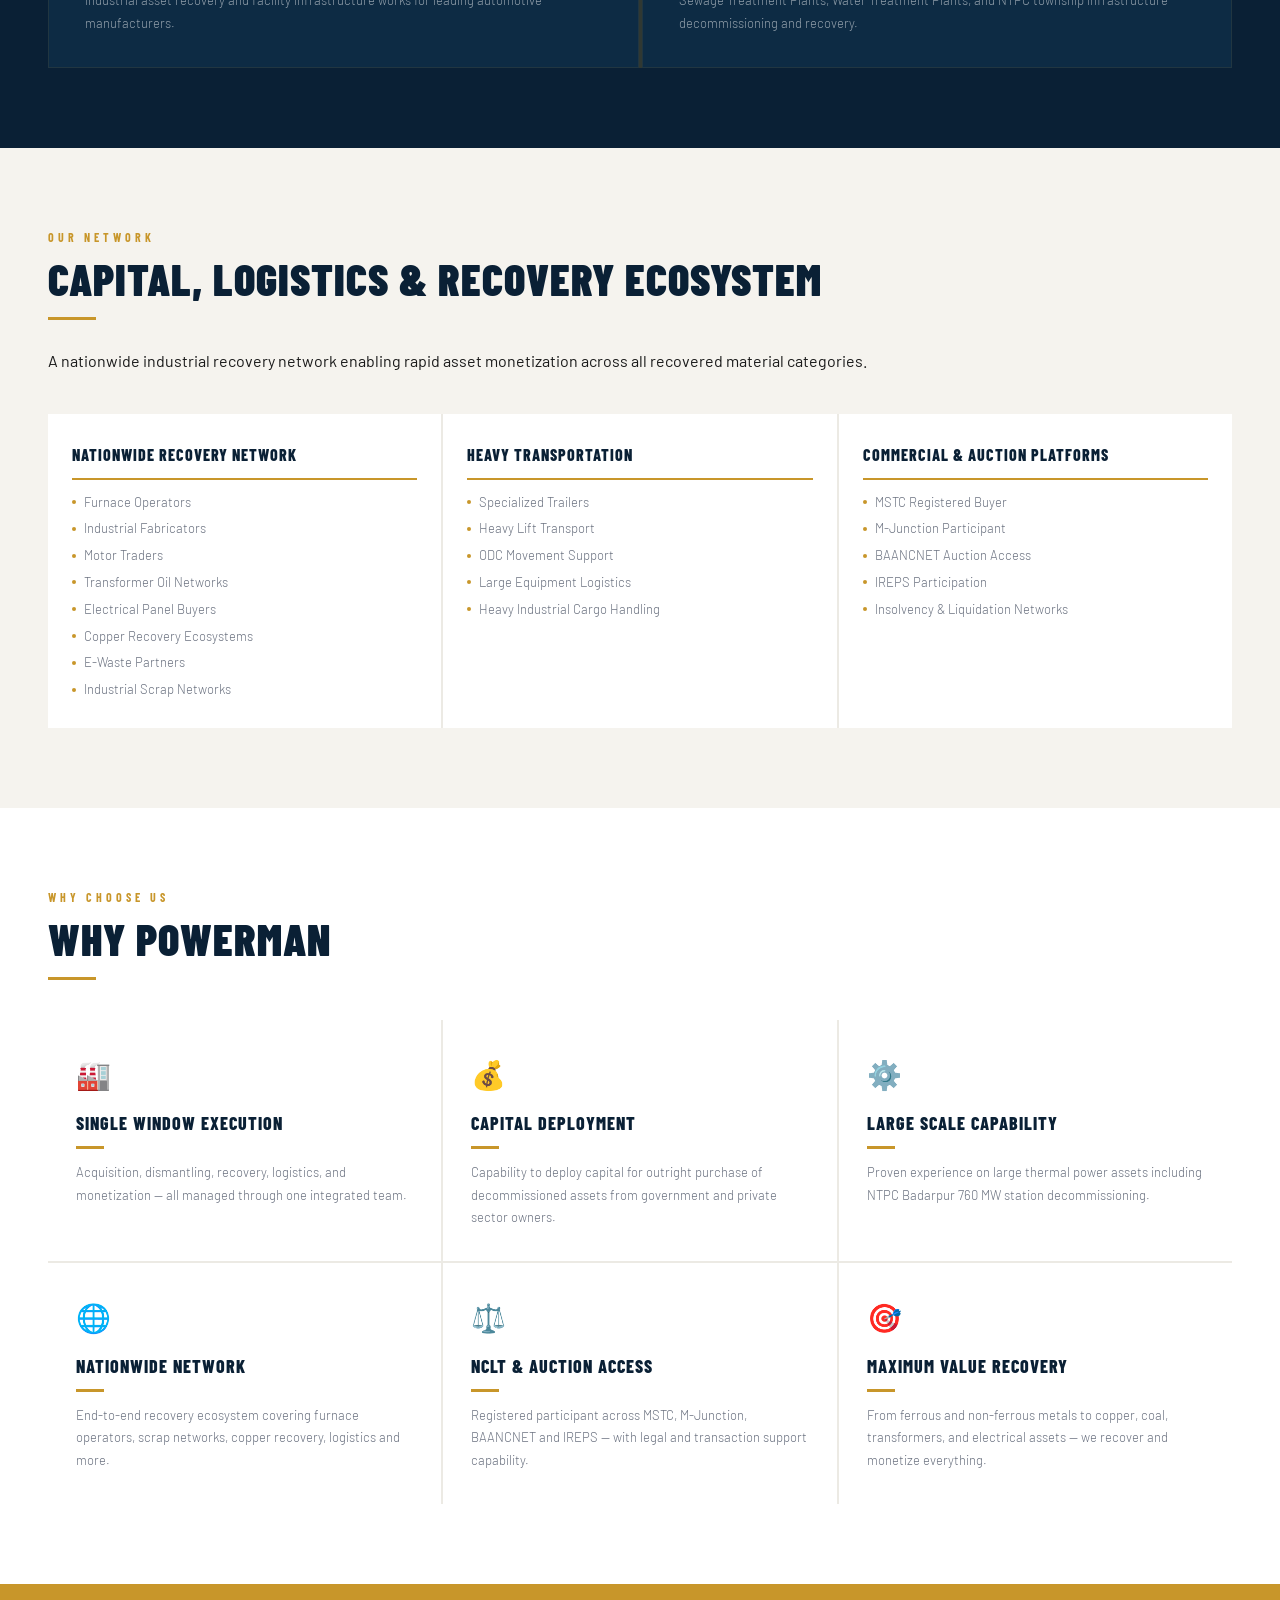
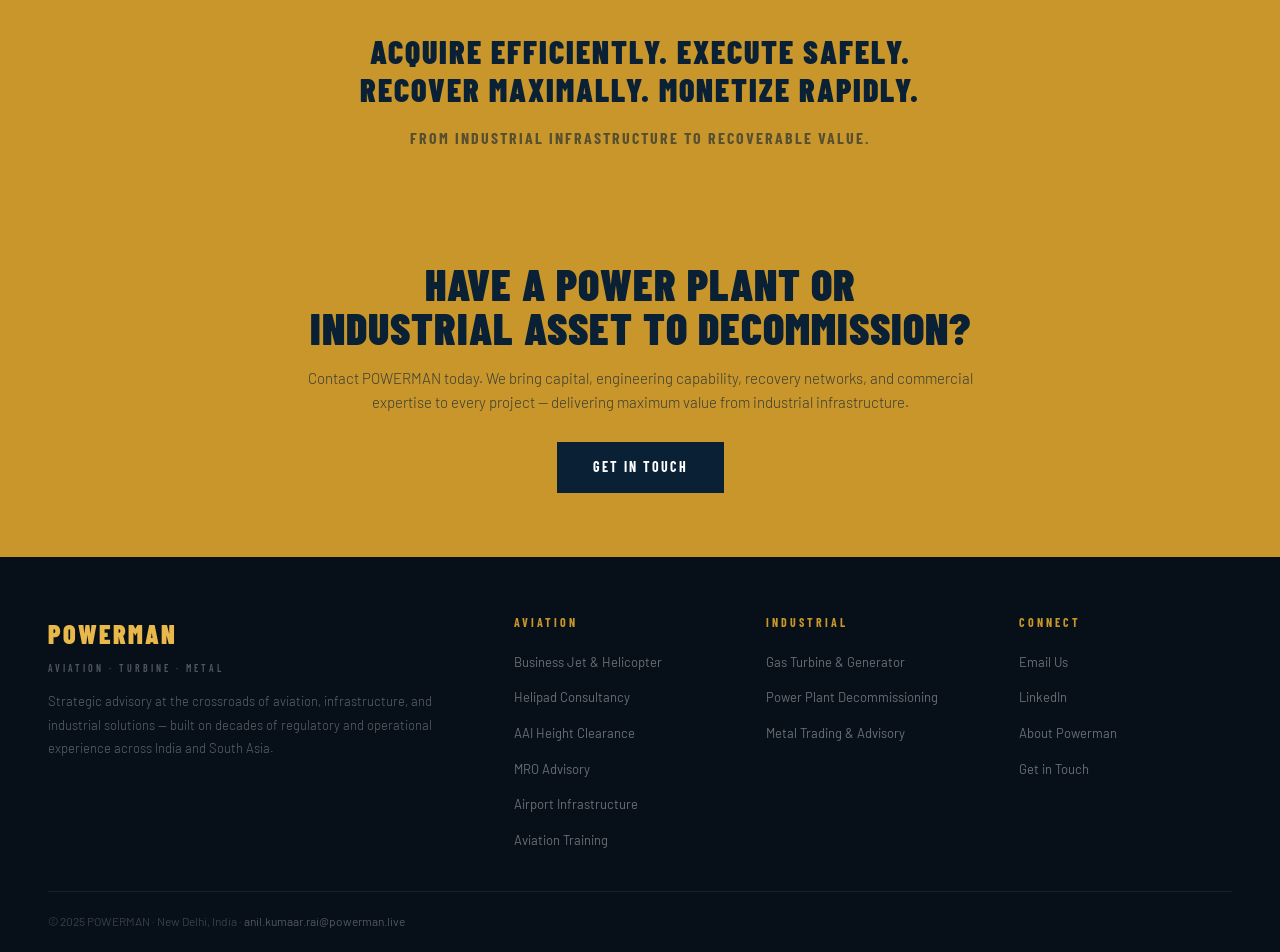
<file: power-plant-decommissioning.html>
<!DOCTYPE html>
<html lang="en">
<head>
<meta charset="UTF-8"/>
<meta name="viewport" content="width=device-width,initial-scale=1.0"/>
<title>Power Plant Decommissioning India | Asset Recovery | POWERMAN</title>
<meta property="og:title" content="Power Plant Decommissioning India | Asset Recovery | POWERMAN"/>
<meta property="og:description" content="POWERMAN delivers end-to-end power plant decommissioning services — acquisition, dismantling, asset recovery, monetisation and site clearance for thermal power plants across India including NTPC assets."/>
<meta property="og:type" content="website"/>
<meta property="og:url" content="https://www.powerman.live/power-plant-decommissioning.html"/>
<meta property="og:image" content="https://www.powerman.live/logo.png"/>
<link rel="canonical" href="https://www.powerman.live/power-plant-decommissioning.html"/>
<meta name="keywords" content="power plant decommissioning India, thermal power plant dismantling India, industrial asset recovery India, NTPC decommissioning, power plant asset monetisation India, plant dismantling contractor India"/>
<meta name="description" content="POWERMAN delivers end-to-end power plant decommissioning services — acquisition, dismantling, asset recovery, monetisation and site clearance for thermal power plants across India including NTPC assets."/>
<link rel="icon" href="logo.png"/>
<link href="https://fonts.googleapis.com/css2?family=Barlow+Condensed:wght@400;600;700;800;900&family=Barlow:wght@300;400;500&display=swap" rel="stylesheet"/>
<link rel="stylesheet" href="powerman-service.css"/>
<style>
.cap-section{padding:80px 48px;background:var(--white)}
.cap-inner{max-width:1280px;margin:0 auto}
.cap-grid{display:grid;grid-template-columns:repeat(3,1fr);gap:2px;background:var(--light);margin-top:40px}
.cap-card{background:var(--white);padding:32px 28px}
.cap-title{font-family:'Barlow Condensed',sans-serif;font-size:17px;font-weight:800;text-transform:uppercase;color:var(--navy);letter-spacing:1px;margin-bottom:10px;padding-bottom:10px;border-bottom:2px solid var(--gold)}
.cap-list{list-style:none;display:flex;flex-direction:column;gap:6px;margin-top:12px}
.cap-list li{font-size:13px;color:var(--muted);display:flex;align-items:center;gap:8px;font-weight:300}
.cap-list li::before{content:'';width:4px;height:4px;border-radius:50%;background:var(--gold);flex-shrink:0}

.proven-section{background:var(--navy);padding:80px 48px}
.proven-inner{max-width:1280px;margin:0 auto}
.proven-grid{display:grid;grid-template-columns:repeat(2,1fr);gap:3px;background:rgba(200,150,42,0.2);margin-top:40px}
.proven-card{background:var(--navy2, #0D2B44);padding:32px 36px;border:1px solid rgba(200,150,42,0.1)}
.proven-num{font-family:'Barlow Condensed',sans-serif;font-size:48px;font-weight:900;color:rgba(200,150,42,0.15);line-height:1;margin-bottom:-8px}
.proven-title{font-family:'Barlow Condensed',sans-serif;font-size:20px;font-weight:800;text-transform:uppercase;color:var(--gold2);letter-spacing:1px;margin-bottom:8px}
.proven-bar{width:28px;height:3px;background:var(--gold);margin-bottom:14px}
.proven-desc{font-size:13px;color:rgba(255,255,255,0.55);line-height:1.8;font-weight:300}

.eco-section{background:var(--offwhite);padding:80px 48px}
.eco-inner{max-width:1280px;margin:0 auto}
.eco-grid{display:grid;grid-template-columns:repeat(3,1fr);gap:2px;background:var(--light);margin-top:40px}
.eco-card{background:var(--white);padding:28px 24px}
.eco-title{font-family:'Barlow Condensed',sans-serif;font-size:16px;font-weight:800;text-transform:uppercase;color:var(--navy);letter-spacing:1px;margin-bottom:12px;padding-bottom:10px;border-bottom:2px solid var(--gold)}
.eco-list{list-style:none;display:flex;flex-direction:column;gap:6px;margin-top:12px}
.eco-list li{font-size:13px;color:var(--muted);display:flex;align-items:center;gap:8px;font-weight:300}
.eco-list li::before{content:'';width:4px;height:4px;border-radius:50%;background:var(--gold);flex-shrink:0}

.tagline-strip{background:var(--gold);padding:48px}
.tl-inner{max-width:1000px;margin:0 auto;text-align:center}
.tl-main{font-family:'Barlow Condensed',sans-serif;font-size:clamp(20px,3vw,32px);font-weight:900;text-transform:uppercase;color:var(--navy);letter-spacing:2px;margin-bottom:16px;line-height:1.2}
.tl-sub{font-family:'Barlow Condensed',sans-serif;font-size:16px;font-weight:700;text-transform:uppercase;color:rgba(10,32,53,0.6);letter-spacing:2px}

.why-section{padding:80px 48px;background:var(--white)}
.why-inner{max-width:1280px;margin:0 auto}
.why-grid{display:grid;grid-template-columns:repeat(3,1fr);gap:2px;background:var(--light);margin-top:40px}
.why-card{background:var(--white);padding:32px 28px}
.why-icon{font-size:28px;margin-bottom:12px}
.why-title{font-family:'Barlow Condensed',sans-serif;font-size:18px;font-weight:800;text-transform:uppercase;color:var(--navy);letter-spacing:1px;margin-bottom:8px}
.why-bar{width:28px;height:3px;background:var(--gold);margin-bottom:12px}
.why-desc{font-size:13px;color:var(--muted);line-height:1.75;font-weight:300}

@media(max-width:1024px){.cap-grid,.eco-grid,.why-grid{grid-template-columns:repeat(2,1fr)}.proven-grid{grid-template-columns:1fr}}
@media(max-width:768px){.cap-grid,.eco-grid,.why-grid,.proven-grid{grid-template-columns:1fr}.cap-section,.proven-section,.eco-section,.why-section,.tagline-strip{padding:56px 24px}}
</style>
</head>
<body>

<nav>
  <div class="nav-inner">
    <a href="index.html" class="nav-brand">
      <img src="logo.png" alt="POWERMAN"/>
      <div>
        <div class="nav-brand-name">POWERMAN</div>
        <div class="nav-brand-sub">Aviation · Turbine · Metal</div>
      </div>
    </a>
    <ul class="nav-links">
      <li><a href="index.html">Home</a></li>
      <li><a href="index.html#about">About</a></li>
      <li><a href="index.html#services" class="active">Services</a></li>
      <li><a href="index.html#experts">Experts</a></li>
      <li><a href="index.html#projects">Projects</a></li>
    </ul>
    <a href="index.html#contact" class="nav-cta">Get in Touch</a>
    <button class="hamburger" onclick="document.getElementById('mob').classList.toggle('open')" aria-label="Menu">
      <span></span><span></span><span></span>
    </button>
  </div>
  <div class="mobile-menu" id="mob">
    <a href="index.html">Home</a>
    <a href="index.html#about">About</a>
    <a href="index.html#services">Services</a>
    <a href="index.html#experts">Experts</a>
    <a href="index.html#contact">Contact</a>
  </div>
</nav>

<!-- PAGE HERO -->
<div class="page-hero">
  <div class="page-hero-img" style="background-image:url('powerplant-banner.jpg')"></div>
  <div class="page-hero-overlay"></div>
  <div class="page-hero-content">
    <a href="index.html#services" class="page-hero-back">← All Services</a>
    <div class="page-hero-tag">Industrial · POWERMAN</div>
    <h1 class="page-hero-h1">POWER PLANT<br><span>DECOMMISSION-</span><br>ING & ASSET<br>RECOVERY</h1>
    <p class="page-hero-sub">Acquire. Decommission. Recover. Monetize. — End-to-end power plant acquisition, dismantling and industrial asset recovery solutions.</p>
  </div>
</div>

<!-- INTRO -->
<div class="page-body">
  <div class="two-col">
    <div>
      <div class="section-tag">Overview</div>
      <h2 class="section-h2">We Don't Simply Demolish Assets.</h2>
      <div class="divider"></div>
      <p class="intro-text">POWERMAN provides integrated solutions for acquisition, dismantling, demolition, industrial asset recovery, monetization, and site clearance of thermal power plants and industrial facilities across India.</p>
      <p class="intro-text">We acquire, execute, recover value, and monetize industrial infrastructure — bringing together capital deployment capability, engineering execution, recovery ecosystems, and commercial networks under one roof.</p>
      <p class="intro-text" style="font-family:'Barlow Condensed',sans-serif;font-size:20px;font-weight:700;color:var(--navy);text-transform:uppercase;letter-spacing:1px">Capital + Engineering + Recovery + Logistics + Monetization.</p>

      <div class="service-list-title" style="margin-top:32px">Asset Acquisition & Commercial Structuring</div>
      <ul class="service-list">
        <li>Outright Purchase of Decommissioned Assets</li>
        <li>Government &amp; Private Sector Assets</li>
        <li>Capital Deployment Capability for Large Projects</li>
        <li>Legal Validation of Contracts &amp; Transactions</li>
      </ul>
    </div>

    <div>
      <div class="sidebar-card">
        <div class="sidebar-card-title">Who We Support</div>
        <ul class="sidebar-list">
          <li>Power Generation Companies &amp; DISCOMs</li>
          <li>NTPC &amp; PSU Power Assets</li>
          <li>Industrial Asset Owners</li>
          <li>Banks &amp; Financial Institutions</li>
          <li>NCLT &amp; Insolvency Proceedings</li>
          <li>Government Organisations &amp; PSUs</li>
          <li>Private Industrial Investors</li>
          <li>IRP &amp; Liquidators</li>
        </ul>
      </div>
      <div class="sidebar-card">
        <div class="sidebar-card-title">Why POWERMAN</div>
        <ul class="sidebar-list">
          <li>Single Window Industrial Execution</li>
          <li>Capital Deployment Capability</li>
          <li>Large Scale Asset Recovery Experience</li>
          <li>Nationwide Recovery &amp; Logistics Network</li>
          <li>Proven Thermal Power Asset Experience</li>
          <li>MSTC, M-Junction &amp; NCLT Capability</li>
        </ul>
      </div>
    </div>
  </div>
</div>

<!-- CAPABILITIES -->
<div class="cap-section">
  <div class="cap-inner">
    <div class="section-tag">Our Capabilities</div>
    <h2 class="section-h2">Full Spectrum Execution</h2>
    <div class="divider"></div>
    <div class="cap-grid">

      <div class="cap-card">
        <div class="cap-title">Decommissioning & Dismantling</div>
        <ul class="cap-list">
          <li>Thermal Power Plant Decommissioning</li>
          <li>Boiler Dismantling</li>
          <li>Turbine &amp; Turbine Pedestal Removal</li>
          <li>Transformer Removal</li>
          <li>Chimney Dismantling</li>
          <li>Water Tank Dismantling</li>
          <li>Pressure Pipe Removal</li>
          <li>Stator Core Recovery</li>
          <li>Heavy Structural Demolition</li>
          <li>Balance of Plant (BoP) Removal</li>
        </ul>
      </div>

      <div class="cap-card">
        <div class="cap-title">Asset Recovery & Cannibalization</div>
        <ul class="cap-list">
          <li>Boilers &amp; Turbines</li>
          <li>Transformers &amp; Motors</li>
          <li>Electrical Panels &amp; Switchboards</li>
          <li>Power &amp; Control Cables</li>
          <li>C&amp;I Equipment</li>
          <li>Copper Recovery</li>
          <li>Coal Recovery &amp; Inventory Management</li>
          <li>Ferrous &amp; Non-Ferrous Materials</li>
          <li>Industrial Equipment Recovery</li>
        </ul>
      </div>

      <div class="cap-card">
        <div class="cap-title">Specialized Execution</div>
        <ul class="cap-list">
          <li>Gas Cutting Operations</li>
          <li>Heavy Industrial Demolition</li>
          <li>Working at Heights</li>
          <li>Hazardous Area Operations</li>
          <li>Chlorine &amp; Chemical Environments</li>
          <li>Confined Space Activities</li>
          <li>Heavy Lift Operations</li>
        </ul>
      </div>

      <div class="cap-card">
        <div class="cap-title">Technical Resources & Equipment</div>
        <ul class="cap-list">
          <li>Hydra Cranes</li>
          <li>Excavators</li>
          <li>Poclain Machines</li>
          <li>JCB Equipment</li>
          <li>Industrial Cutting Systems</li>
          <li>Demolition Equipment</li>
          <li>Specialized Tools &amp; Machinery</li>
          <li>Heavy Handling Infrastructure</li>
        </ul>
      </div>

      <div class="cap-card">
        <div class="cap-title">Auction, NCLT & Commercial</div>
        <ul class="cap-list">
          <li>MSTC Participation</li>
          <li>M-Junction Participation</li>
          <li>BAANCNET Auction</li>
          <li>IREPS Participation</li>
          <li>Government Contract Validation</li>
          <li>Techno Commercial Bid Support</li>
          <li>NCLT Asset Evaluation</li>
          <li>Bank Auction Assessment</li>
          <li>Liquidation Opportunity Assessment</li>
          <li>IRP &amp; Liquidator Coordination</li>
        </ul>
      </div>

      <div class="cap-card">
        <div class="cap-title">Legal & Transaction Support</div>
        <ul class="cap-list">
          <li>Legal Due Diligence</li>
          <li>Government Contract Validation</li>
          <li>Techno Commercial Bid Support</li>
          <li>NCLT Asset Evaluation</li>
          <li>Bank Auction Assessment</li>
          <li>Liquidation Opportunity Assessment</li>
          <li>IRP &amp; Liquidator Coordination</li>
        </ul>
      </div>

    </div>
  </div>
</div>

<!-- PROVEN EXPERIENCE -->
<div class="proven-section">
  <div class="proven-inner">
    <div class="section-tag">Track Record</div>
    <h2 class="section-h2 section-h2-white">Proven Execution Experience</h2>
    <div class="divider"></div>
    <p class="section-sub section-sub-white" style="margin-bottom:0">Our teams have supported activities associated with large-scale thermal power and industrial assets across India.</p>
    <div class="proven-grid">
      <div class="proven-card">
        <div class="proven-num">01</div>
        <div class="proven-title">NTPC Badarpur Thermal Power Station</div>
        <div class="proven-bar"></div>
        <p class="proven-desc">760 MW thermal power station decommissioning activities — one of India's largest thermal plant retirement projects.</p>
      </div>
      <div class="proven-card">
        <div class="proven-num">02</div>
        <div class="proven-title">Indian Army Field Ordnance Depot</div>
        <div class="proven-bar"></div>
        <p class="proven-desc">Industrial asset recovery and infrastructure dismantling for defence sector facilities.</p>
      </div>
      <div class="proven-card">
        <div class="proven-num">03</div>
        <div class="proven-title">Maruti Suzuki & Honda</div>
        <div class="proven-bar"></div>
        <p class="proven-desc">Industrial asset recovery and facility infrastructure works for leading automotive manufacturers.</p>
      </div>
      <div class="proven-card">
        <div class="proven-num">04</div>
        <div class="proven-title">STP, WTP & NTPC Township</div>
        <div class="proven-bar"></div>
        <p class="proven-desc">Sewage Treatment Plants, Water Treatment Plants, and NTPC township infrastructure decommissioning and recovery.</p>
      </div>
    </div>
  </div>
</div>

<!-- RECOVERY ECOSYSTEM -->
<div class="eco-section">
  <div class="eco-inner">
    <div class="section-tag">Our Network</div>
    <h2 class="section-h2">Capital, Logistics & Recovery Ecosystem</h2>
    <div class="divider"></div>
    <p class="section-sub">A nationwide industrial recovery network enabling rapid asset monetization across all recovered material categories.</p>
    <div class="eco-grid">
      <div class="eco-card">
        <div class="eco-title">Nationwide Recovery Network</div>
        <ul class="eco-list">
          <li>Furnace Operators</li>
          <li>Industrial Fabricators</li>
          <li>Motor Traders</li>
          <li>Transformer Oil Networks</li>
          <li>Electrical Panel Buyers</li>
          <li>Copper Recovery Ecosystems</li>
          <li>E-Waste Partners</li>
          <li>Industrial Scrap Networks</li>
        </ul>
      </div>
      <div class="eco-card">
        <div class="eco-title">Heavy Transportation</div>
        <ul class="eco-list">
          <li>Specialized Trailers</li>
          <li>Heavy Lift Transport</li>
          <li>ODC Movement Support</li>
          <li>Large Equipment Logistics</li>
          <li>Heavy Industrial Cargo Handling</li>
        </ul>
      </div>
      <div class="eco-card">
        <div class="eco-title">Commercial & Auction Platforms</div>
        <ul class="eco-list">
          <li>MSTC Registered Buyer</li>
          <li>M-Junction Participant</li>
          <li>BAANCNET Auction Access</li>
          <li>IREPS Participation</li>
          <li>Insolvency &amp; Liquidation Networks</li>
        </ul>
      </div>
    </div>
  </div>
</div>

<!-- WHY POWERMAN -->
<div class="why-section">
  <div class="why-inner">
    <div class="section-tag">Why Choose Us</div>
    <h2 class="section-h2">Why POWERMAN</h2>
    <div class="divider"></div>
    <div class="why-grid">
      <div class="why-card">
        <div class="why-icon">🏭</div>
        <div class="why-title">Single Window Execution</div>
        <div class="why-bar"></div>
        <p class="why-desc">Acquisition, dismantling, recovery, logistics, and monetization — all managed through one integrated team.</p>
      </div>
      <div class="why-card">
        <div class="why-icon">💰</div>
        <div class="why-title">Capital Deployment</div>
        <div class="why-bar"></div>
        <p class="why-desc">Capability to deploy capital for outright purchase of decommissioned assets from government and private sector owners.</p>
      </div>
      <div class="why-card">
        <div class="why-icon">⚙️</div>
        <div class="why-title">Large Scale Capability</div>
        <div class="why-bar"></div>
        <p class="why-desc">Proven experience on large thermal power assets including NTPC Badarpur 760 MW station decommissioning.</p>
      </div>
      <div class="why-card">
        <div class="why-icon">🌐</div>
        <div class="why-title">Nationwide Network</div>
        <div class="why-bar"></div>
        <p class="why-desc">End-to-end recovery ecosystem covering furnace operators, scrap networks, copper recovery, logistics and more.</p>
      </div>
      <div class="why-card">
        <div class="why-icon">⚖️</div>
        <div class="why-title">NCLT & Auction Access</div>
        <div class="why-bar"></div>
        <p class="why-desc">Registered participant across MSTC, M-Junction, BAANCNET and IREPS — with legal and transaction support capability.</p>
      </div>
      <div class="why-card">
        <div class="why-icon">🎯</div>
        <div class="why-title">Maximum Value Recovery</div>
        <div class="why-bar"></div>
        <p class="why-desc">From ferrous and non-ferrous metals to copper, coal, transformers, and electrical assets — we recover and monetize everything.</p>
      </div>
    </div>
  </div>
</div>

<!-- TAGLINE STRIP -->
<div class="tagline-strip">
  <div class="tl-inner">
    <div class="tl-main">Acquire Efficiently. Execute Safely.<br>Recover Maximally. Monetize Rapidly.</div>
    <div class="tl-sub">From Industrial Infrastructure To Recoverable Value.</div>
  </div>
</div>

<!-- CTA STRIP -->
<div class="cta-strip">
  <div class="cta-strip-inner">
    <h2 class="cta-h">HAVE A POWER PLANT OR<br>INDUSTRIAL ASSET TO DECOMMISSION?</h2>
    <p class="cta-p">Contact POWERMAN today. We bring capital, engineering capability, recovery networks, and commercial expertise to every project — delivering maximum value from industrial infrastructure.</p>
    <a href="index.html#contact" class="btn-dark">Get in Touch</a>
  </div>
</div>

<!-- FOOTER -->
<footer>
  <div class="footer-inner">
    <div class="footer-top">
      <div>
        <div class="footer-brand-name">POWERMAN</div>
        <div class="footer-brand-sub">Aviation · Turbine · Metal</div>
        <p class="footer-brand-desc">Strategic advisory at the crossroads of aviation, infrastructure, and industrial solutions — built on decades of regulatory and operational experience across India and South Asia.</p>
      </div>
      <div>
        <div class="footer-col-title">Aviation</div>
        <ul class="footer-links">
          <li><a href="business-jet-advisory.html">Business Jet & Helicopter</a></li>
          <li><a href="helipad-consultancy.html">Helipad Consultancy</a></li>
          <li><a href="aai-height-clearance.html">AAI Height Clearance</a></li>
          <li><a href="mro-advisory.html">MRO Advisory</a></li>
          <li><a href="airport-infrastructure.html">Airport Infrastructure</a></li>
          <li><a href="technical-aviation-training.html">Aviation Training</a></li>
        </ul>
      </div>
      <div>
        <div class="footer-col-title">Industrial</div>
        <ul class="footer-links">
          <li><a href="gas-turbine-generator.html">Gas Turbine & Generator</a></li>
          <li><a href="power-plant-decommissioning.html">Power Plant Decommissioning</a></li>
          <li><a href="metal.html">Metal Trading & Advisory</a></li>
        </ul>
      </div>
      <div>
        <div class="footer-col-title">Connect</div>
        <ul class="footer-links">
          <li><a href="mailto:anil.kumaar.rai@powerman.live">Email Us</a></li>
          <li><a href="https://www.linkedin.com/in/anil-kumaar-rai-53050a17" target="_blank">LinkedIn</a></li>
          <li><a href="index.html#about">About Powerman</a></li>
          <li><a href="index.html#contact">Get in Touch</a></li>
        </ul>
      </div>
    </div>
    <div class="footer-bottom">
      <div class="footer-copy">© 2025 POWERMAN · New Delhi, India · <a href="mailto:anil.kumaar.rai@powerman.live">anil.kumaar.rai@powerman.live</a></div>
    </div>
  </div>
</footer>

</body>
</html>
</file>
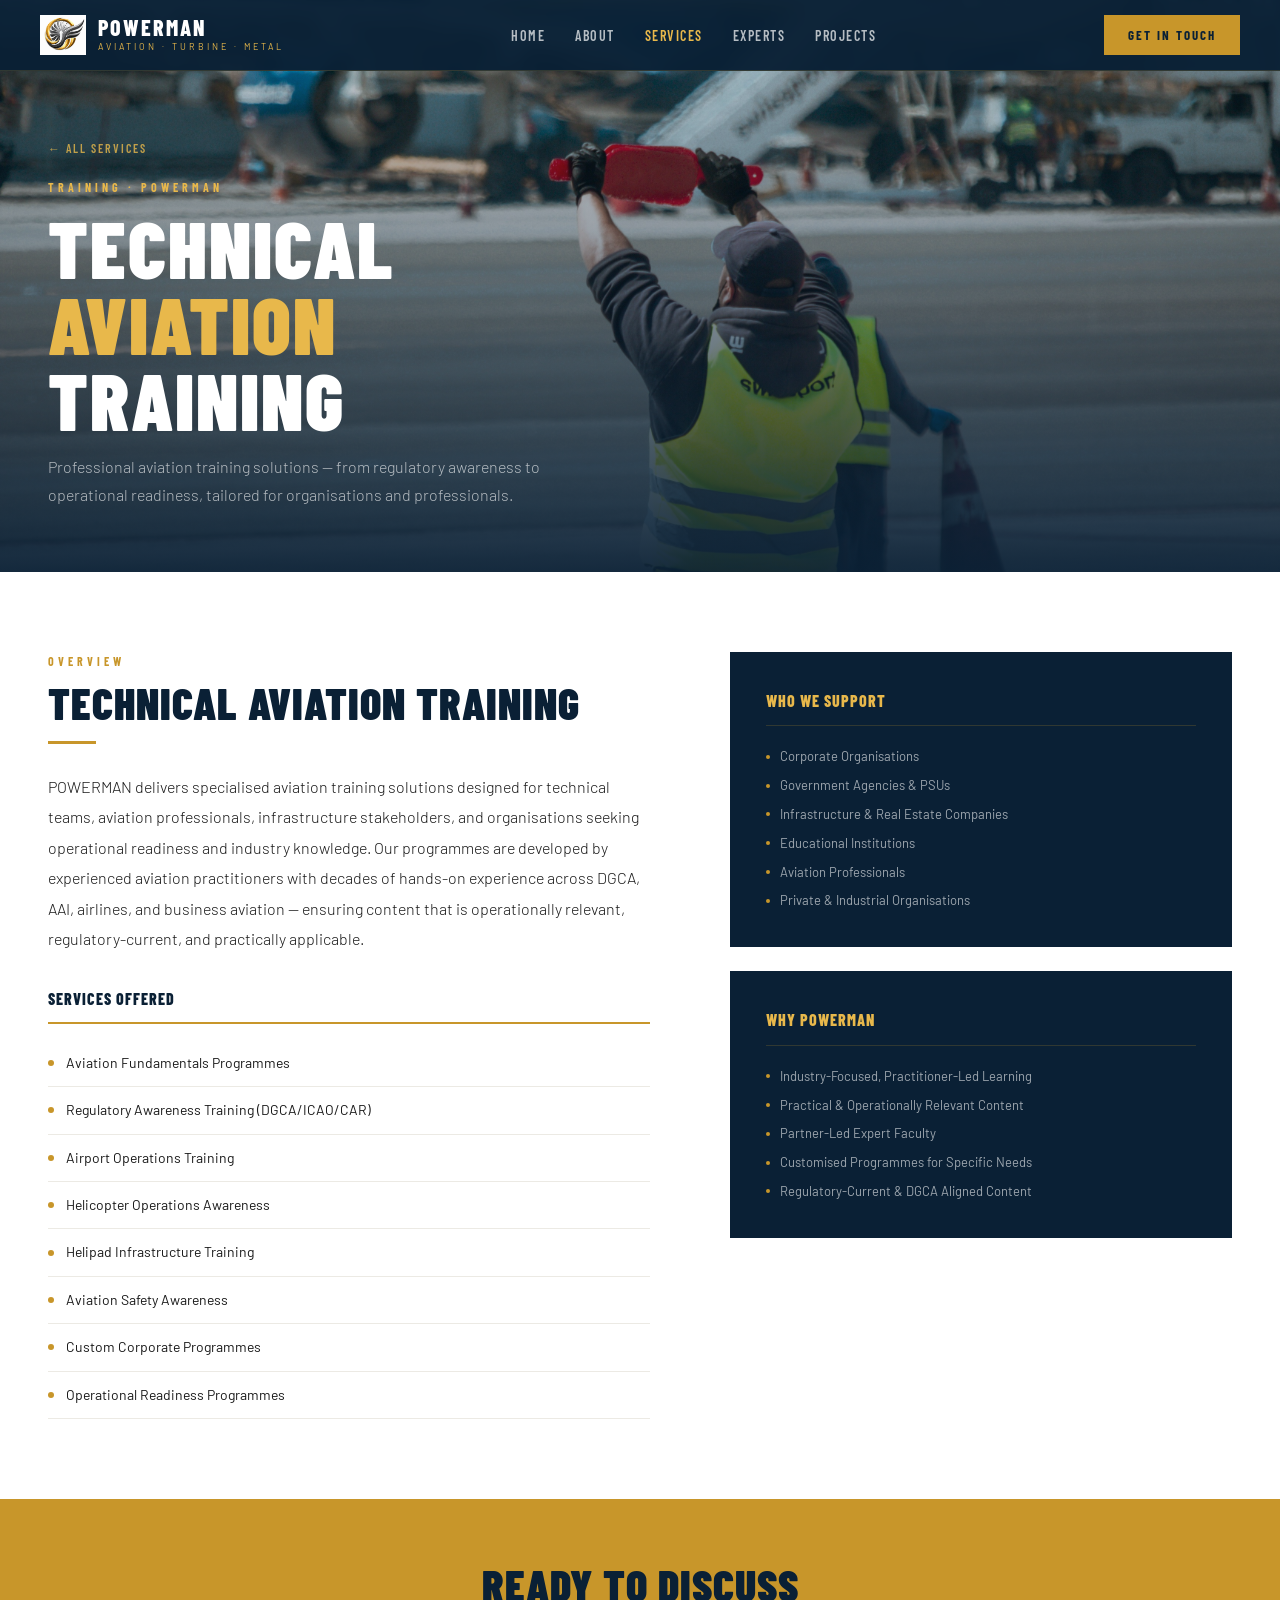
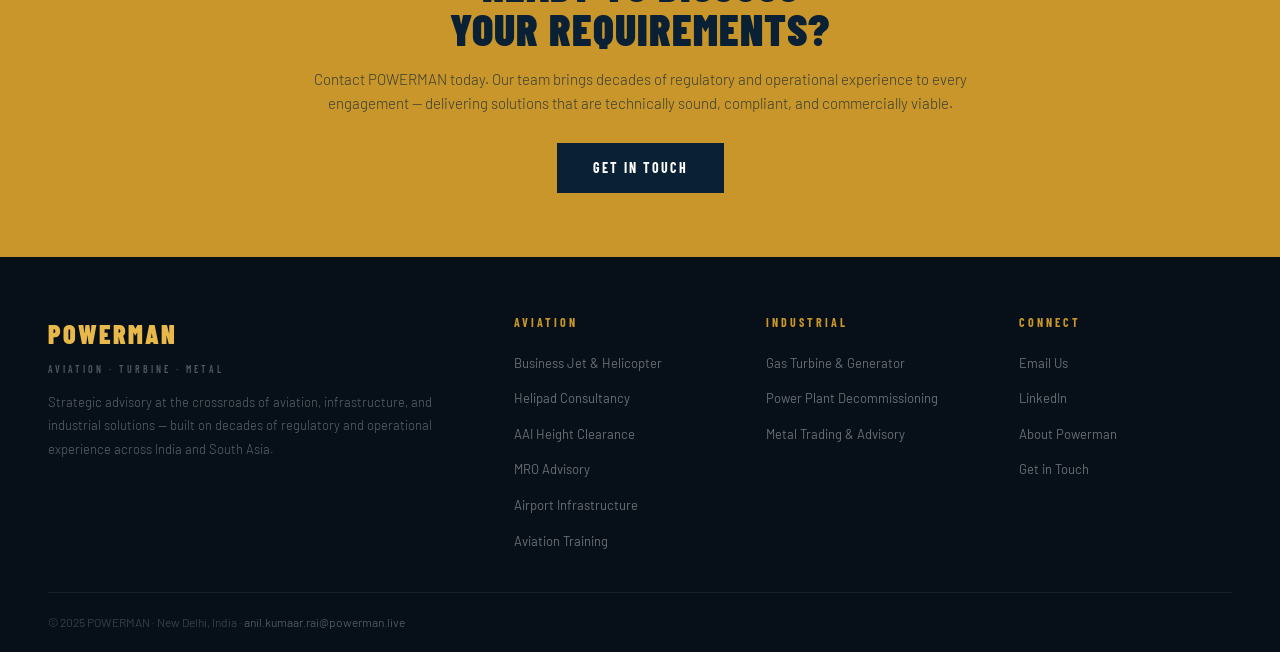
<file: technical-aviation-training.html>
<!DOCTYPE html>
<html lang="en">
<head>
<meta charset="UTF-8"/>
<meta name="viewport" content="width=device-width,initial-scale=1.0"/>
<title>Technical Aviation Training India | Regulatory Awareness | POWERMAN</title>
<meta property="og:title" content="Technical Aviation Training India | Regulatory Awareness | POWERMAN"/>
<meta property="og:description" content="POWERMAN delivers specialist aviation training programmes for corporates, government organisations and aviation professionals — covering regulatory awareness, airport operations, helipad, and safety."/>
<meta property="og:type" content="website"/>
<meta property="og:url" content="https://www.powerman.live/technical-aviation-training.html"/>
<meta property="og:image" content="https://www.powerman.live/logo.png"/>
<link rel="canonical" href="https://www.powerman.live/technical-aviation-training.html"/>
<meta name="keywords" content="aviation training India, technical aviation training, DGCA regulatory training India, airport operations training India, aviation safety training India, aviation awareness programme India"/>
<meta name="description" content="POWERMAN delivers specialist aviation training programmes for corporates, government organisations and aviation professionals — covering regulatory awareness, airport operations, helipad, and safety."/>
<link rel="icon" href="logo.png"/>
<link href="https://fonts.googleapis.com/css2?family=Barlow+Condensed:wght@400;600;700;800;900&family=Barlow:wght@300;400;500&display=swap" rel="stylesheet"/>
<link rel="stylesheet" href="powerman-service.css"/>
</head>
<body>

<nav>
  <div class="nav-inner">
    <a href="index.html" class="nav-brand">
      <img src="logo.png" alt="POWERMAN"/>
      <div>
        <div class="nav-brand-name">POWERMAN</div>
        <div class="nav-brand-sub">Aviation · Turbine · Metal</div>
      </div>
    </a>
    <ul class="nav-links">
      <li><a href="index.html">Home</a></li>
      <li><a href="index.html#about">About</a></li>
      <li><a href="index.html#services" class="active">Services</a></li>
      <li><a href="index.html#experts">Experts</a></li>
      <li><a href="index.html#projects">Projects</a></li>
    </ul>
    <a href="index.html#contact" class="nav-cta">Get in Touch</a>
    <button class="hamburger" onclick="document.getElementById('mob').classList.toggle('open')" aria-label="Menu">
      <span></span><span></span><span></span>
    </button>
  </div>
  <div class="mobile-menu" id="mob">
    <a href="index.html">Home</a>
    <a href="index.html#about">About</a>
    <a href="index.html#services">Services</a>
    <a href="index.html#experts">Experts</a>
    <a href="index.html#contact">Contact</a>
  </div>
</nav>

<!-- PAGE HERO -->
<div class="page-hero">
  <div class="page-hero-img" style="background-image:url('training-banner.jpg')"></div>
  <div class="page-hero-overlay"></div>
  <div class="page-hero-content">
    <a href="index.html#services" class="page-hero-back">← All Services</a>
    <div class="page-hero-tag">Training · POWERMAN</div>
    <h1 class="page-hero-h1">TECHNICAL<br><span>AVIATION</span><br>TRAINING</h1>
    <p class="page-hero-sub">Professional aviation training solutions — from regulatory awareness to operational readiness, tailored for organisations and professionals.</p>
  </div>
</div>

<!-- PAGE BODY -->
<div class="page-body">
  <div class="two-col">
    <div>
      <div class="section-tag">Overview</div>
      <h2 class="section-h2">TECHNICAL AVIATION TRAINING</h2>
      <div class="divider"></div>
      <p class="intro-text">POWERMAN delivers specialised aviation training solutions designed for technical teams, aviation professionals, infrastructure stakeholders, and organisations seeking operational readiness and industry knowledge. Our programmes are developed by experienced aviation practitioners with decades of hands-on experience across DGCA, AAI, airlines, and business aviation — ensuring content that is operationally relevant, regulatory-current, and practically applicable.</p>

      <div class="service-list-title">Services Offered</div>
      <ul class="service-list">
        <li>Aviation Fundamentals Programmes</li>
<li>Regulatory Awareness Training (DGCA/ICAO/CAR)</li>
<li>Airport Operations Training</li>
<li>Helicopter Operations Awareness</li>
<li>Helipad Infrastructure Training</li>
<li>Aviation Safety Awareness</li>
<li>Custom Corporate Programmes</li>
<li>Operational Readiness Programmes</li>
      </ul>
    </div>

    <div>
      <div class="sidebar-card">
        <div class="sidebar-card-title">Who We Support</div>
        <ul class="sidebar-list">
          <li>Corporate Organisations</li>
<li>Government Agencies & PSUs</li>
<li>Infrastructure & Real Estate Companies</li>
<li>Educational Institutions</li>
<li>Aviation Professionals</li>
<li>Private & Industrial Organisations</li>
        </ul>
      </div>
      <div class="sidebar-card">
        <div class="sidebar-card-title">Why POWERMAN</div>
        <ul class="sidebar-list">
          <li>Industry-Focused, Practitioner-Led Learning</li>
<li>Practical & Operationally Relevant Content</li>
<li>Partner-Led Expert Faculty</li>
<li>Customised Programmes for Specific Needs</li>
<li>Regulatory-Current & DGCA Aligned Content</li>
        </ul>
      </div>
    </div>
  </div>
</div>

<!-- CTA STRIP -->
<div class="cta-strip">
  <div class="cta-strip-inner">
    <h2 class="cta-h">READY TO DISCUSS<br>YOUR REQUIREMENTS?</h2>
    <p class="cta-p">Contact POWERMAN today. Our team brings decades of regulatory and operational experience to every engagement — delivering solutions that are technically sound, compliant, and commercially viable.</p>
    <a href="index.html#contact" class="btn-dark">Get in Touch</a>
  </div>
</div>

<!-- FOOTER -->
<footer>
  <div class="footer-inner">
    <div class="footer-top">
      <div>
        <div class="footer-brand-name">POWERMAN</div>
        <div class="footer-brand-sub">Aviation · Turbine · Metal</div>
        <p class="footer-brand-desc">Strategic advisory at the crossroads of aviation, infrastructure, and industrial solutions — built on decades of regulatory and operational experience across India and South Asia.</p>
      </div>
      <div>
        <div class="footer-col-title">Aviation</div>
        <ul class="footer-links">
          <li><a href="business-jet-advisory.html">Business Jet & Helicopter</a></li>
          <li><a href="helipad-consultancy.html">Helipad Consultancy</a></li>
          <li><a href="aai-height-clearance.html">AAI Height Clearance</a></li>
          <li><a href="mro-advisory.html">MRO Advisory</a></li>
          <li><a href="airport-infrastructure.html">Airport Infrastructure</a></li>
          <li><a href="technical-aviation-training.html">Aviation Training</a></li>
        </ul>
      </div>
      <div>
        <div class="footer-col-title">Industrial</div>
        <ul class="footer-links">
          <li><a href="gas-turbine-generator.html">Gas Turbine & Generator</a></li>
          <li><a href="power-plant-decommissioning.html">Power Plant Decommissioning</a></li>
          <li><a href="metal.html">Metal Trading & Advisory</a></li>
        </ul>
      </div>
      <div>
        <div class="footer-col-title">Connect</div>
        <ul class="footer-links">
          <li><a href="mailto:anil.kumaar.rai@powerman.live">Email Us</a></li>
          <li><a href="https://www.linkedin.com/in/anil-kumaar-rai-53050a17" target="_blank">LinkedIn</a></li>
          <li><a href="index.html#about">About Powerman</a></li>
          <li><a href="index.html#contact">Get in Touch</a></li>
        </ul>
      </div>
    </div>
    <div class="footer-bottom">
      <div class="footer-copy">© 2025 POWERMAN · New Delhi, India · <a href="mailto:anil.kumaar.rai@powerman.live">anil.kumaar.rai@powerman.live</a></div>
    </div>
  </div>
</footer>

</body>
</html>
</file>
<file: powerman-service.css>
/* powerman-service.css — shared styles for all service pages */
*,*::before,*::after{box-sizing:border-box;margin:0;padding:0}
:root{--navy:#0A2035;--gold:#C8962A;--gold2:#E8B84B;--white:#FFFFFF;--offwhite:#F5F3EE;--light:#ECEAE4;--muted:#6B7280;--ink:#1A1A1A}
html{scroll-behavior:smooth}
body{font-family:'Barlow',sans-serif;background:var(--white);color:var(--ink);line-height:1.6}

nav{position:fixed;top:0;width:100%;z-index:200;background:rgba(10,32,53,0.97);backdrop-filter:blur(8px);border-bottom:1px solid rgba(200,150,42,0.2)}
.nav-inner{max-width:1280px;margin:0 auto;padding:0 40px;display:flex;align-items:center;justify-content:space-between;height:70px}
.nav-brand{display:flex;align-items:center;gap:12px;text-decoration:none}
.nav-brand img{height:40px;width:auto}
.nav-brand-name{font-family:'Barlow Condensed',sans-serif;font-size:22px;font-weight:800;color:var(--white);letter-spacing:2px;line-height:1}
.nav-brand-sub{font-size:9px;letter-spacing:3px;color:var(--gold2);text-transform:uppercase;margin-top:2px}
.nav-links{display:flex;align-items:center;gap:6px;list-style:none}
.nav-links a{font-family:'Barlow Condensed',sans-serif;font-size:14px;font-weight:600;letter-spacing:1.5px;text-transform:uppercase;color:rgba(255,255,255,0.7);text-decoration:none;padding:8px 12px;transition:color 0.2s}
.nav-links a:hover,.nav-links a.active{color:var(--gold2)}
.nav-cta{font-family:'Barlow Condensed',sans-serif;font-size:13px;font-weight:700;letter-spacing:2px;text-transform:uppercase;background:var(--gold);color:var(--navy);padding:10px 24px;text-decoration:none;transition:background 0.2s}
.nav-cta:hover{background:var(--gold2)}
.hamburger{display:none;flex-direction:column;gap:5px;background:none;border:none;cursor:pointer;padding:4px}
.hamburger span{display:block;width:26px;height:2px;background:var(--white)}
.mobile-menu{display:none;flex-direction:column;background:var(--navy);padding:16px 24px;gap:4px;border-top:1px solid rgba(200,150,42,0.2)}
.mobile-menu.open{display:flex}
.mobile-menu a{font-family:'Barlow Condensed',sans-serif;font-size:16px;font-weight:600;letter-spacing:1.5px;text-transform:uppercase;color:rgba(255,255,255,0.75);text-decoration:none;padding:10px 0;border-bottom:1px solid rgba(255,255,255,0.06)}

.page-hero{position:relative;min-height:480px;display:flex;align-items:flex-end;padding-top:70px;overflow:hidden}
.page-hero-img{position:absolute;inset:0;background-size:cover;background-position:center;background-repeat:no-repeat}
.page-hero-overlay{position:absolute;inset:0;background:linear-gradient(to top,rgba(10,32,53,0.95) 0%,rgba(10,32,53,0.4) 60%,rgba(10,32,53,0.2) 100%)}
.page-hero-content{position:relative;z-index:1;max-width:1280px;margin:0 auto;padding:64px 48px;width:100%}
.page-hero-back{font-family:'Barlow Condensed',sans-serif;font-size:12px;font-weight:600;letter-spacing:2px;text-transform:uppercase;color:var(--gold2);text-decoration:none;display:inline-flex;align-items:center;gap:6px;margin-bottom:20px;opacity:0.8;transition:opacity 0.2s}
.page-hero-back:hover{opacity:1}
.page-hero-tag{font-family:'Barlow Condensed',sans-serif;font-size:12px;font-weight:700;letter-spacing:4px;text-transform:uppercase;color:var(--gold2);margin-bottom:12px}
.page-hero-h1{font-family:'Barlow Condensed',sans-serif;font-size:clamp(44px,7vw,80px);font-weight:900;text-transform:uppercase;color:var(--white);line-height:0.95;letter-spacing:2px;margin-bottom:16px}
.page-hero-h1 span{color:var(--gold2)}
.page-hero-sub{font-size:16px;color:rgba(255,255,255,0.65);font-weight:300;max-width:520px;line-height:1.7}

.page-body{max-width:1280px;margin:0 auto;padding:80px 48px}
.two-col{display:grid;grid-template-columns:1.2fr 1fr;gap:80px;align-items:start}
.section-tag{font-family:'Barlow Condensed',sans-serif;font-size:12px;font-weight:700;letter-spacing:4px;text-transform:uppercase;color:var(--gold);margin-bottom:10px}
.section-h2{font-family:'Barlow Condensed',sans-serif;font-size:clamp(28px,4vw,44px);font-weight:900;text-transform:uppercase;color:var(--navy);line-height:1;letter-spacing:1px;margin-bottom:16px}
.divider{width:48px;height:3px;background:var(--gold);margin:16px 0 28px}
.intro-text{font-size:16px;line-height:1.9;color:var(--ink);font-weight:300;margin-bottom:32px}

.service-list-title{font-family:'Barlow Condensed',sans-serif;font-size:16px;font-weight:800;text-transform:uppercase;color:var(--navy);letter-spacing:1px;margin-bottom:16px;padding-bottom:10px;border-bottom:2px solid var(--gold)}
.service-list{list-style:none;display:flex;flex-direction:column;gap:0}
.service-list li{font-size:14px;color:var(--ink);padding:12px 0;border-bottom:1px solid var(--light);display:flex;align-items:center;gap:12px;font-weight:400}
.service-list li::before{content:'';width:6px;height:6px;border-radius:50%;background:var(--gold);flex-shrink:0}

.sidebar-card{background:var(--navy);padding:36px;margin-bottom:24px}
.sidebar-card-title{font-family:'Barlow Condensed',sans-serif;font-size:16px;font-weight:800;text-transform:uppercase;color:var(--gold2);letter-spacing:1px;margin-bottom:20px;padding-bottom:12px;border-bottom:1px solid rgba(200,150,42,0.2)}
.sidebar-list{list-style:none;display:flex;flex-direction:column;gap:8px}
.sidebar-list li{font-size:13px;color:rgba(255,255,255,0.6);display:flex;align-items:center;gap:10px}
.sidebar-list li::before{content:'';width:4px;height:4px;border-radius:50%;background:var(--gold);flex-shrink:0}

.cta-strip{background:var(--gold);padding:64px 48px;text-align:center}
.cta-strip-inner{max-width:700px;margin:0 auto}
.cta-h{font-family:'Barlow Condensed',sans-serif;font-size:clamp(28px,4vw,44px);font-weight:900;text-transform:uppercase;color:var(--navy);line-height:1;letter-spacing:1px;margin-bottom:16px}
.cta-p{font-size:15px;color:rgba(10,32,53,0.75);font-weight:300;margin-bottom:28px}
.btn-dark{font-family:'Barlow Condensed',sans-serif;font-size:14px;font-weight:700;letter-spacing:2px;text-transform:uppercase;background:var(--navy);color:var(--white);padding:14px 36px;text-decoration:none;display:inline-block;transition:opacity 0.2s}
.btn-dark:hover{opacity:0.85}

footer{background:#070F18;padding:56px 0 0}
.footer-inner{max-width:1280px;margin:0 auto;padding:0 48px}
.footer-top{display:grid;grid-template-columns:2fr 1fr 1fr 1fr;gap:40px;padding-bottom:40px;border-bottom:1px solid rgba(255,255,255,0.07)}
.footer-brand-name{font-family:'Barlow Condensed',sans-serif;font-size:26px;font-weight:900;text-transform:uppercase;color:var(--gold2);letter-spacing:2px;margin-bottom:6px}
.footer-brand-sub{font-family:'Barlow Condensed',sans-serif;font-size:10px;font-weight:600;letter-spacing:3px;text-transform:uppercase;color:rgba(255,255,255,0.3);margin-bottom:14px}
.footer-brand-desc{font-size:13px;line-height:1.8;color:rgba(255,255,255,0.35);font-weight:300}
.footer-col-title{font-family:'Barlow Condensed',sans-serif;font-size:12px;font-weight:700;letter-spacing:3px;text-transform:uppercase;color:var(--gold);margin-bottom:16px}
.footer-links{list-style:none;display:flex;flex-direction:column;gap:10px}
.footer-links a{font-size:13px;color:rgba(255,255,255,0.4);text-decoration:none;transition:color 0.2s}
.footer-links a:hover{color:var(--gold2)}
.footer-bottom{padding:20px 0;display:flex;justify-content:space-between;align-items:center}
.footer-copy{font-size:12px;color:rgba(255,255,255,0.2)}
.footer-copy a{color:rgba(255,255,255,0.3);text-decoration:none}

@media(max-width:1024px){.two-col{grid-template-columns:1fr;gap:48px}}
@media(max-width:768px){
  .nav-links,.nav-cta{display:none}
  .hamburger{display:flex}
  .nav-inner{padding:0 20px}
  .page-hero-content,.page-body,.cta-strip,.footer-inner{padding-left:24px;padding-right:24px}
  .page-body{padding-top:56px;padding-bottom:56px}
  .footer-top{grid-template-columns:1fr;gap:28px}
  .footer-bottom{flex-direction:column;gap:8px;text-align:center}
}
</file>
